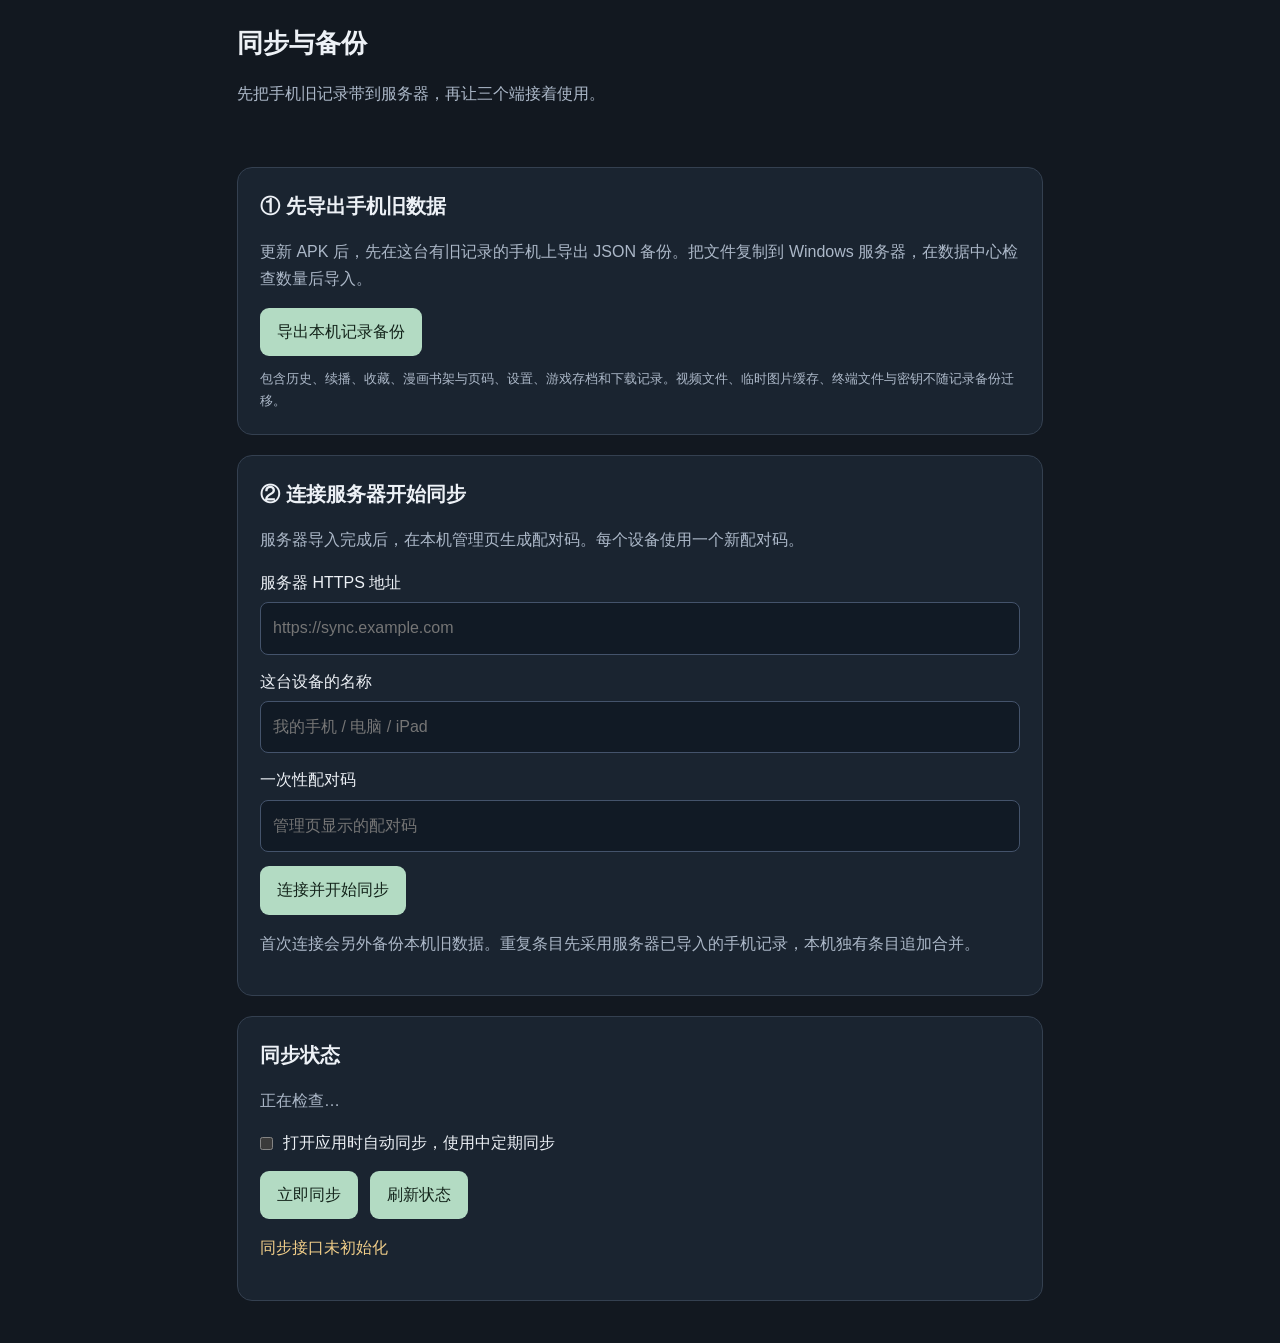
<file: App/Cloud/index.html>
<!doctype html><html lang="zh-CN"><head><meta charset="utf-8"><meta name="viewport" content="width=device-width,initial-scale=1"><meta http-equiv="Content-Security-Policy" content="default-src 'none'; script-src 'self'; style-src 'self'; connect-src 'none'; img-src 'self' data:; base-uri 'none'; form-action 'none'"><title>同步与备份</title><link rel="stylesheet" href="style.css"></head><body><header><h1>同步与备份</h1><p>先把手机旧记录带到服务器，再让三个端接着使用。</p></header><main><section><h2>① 先导出手机旧数据</h2><p>更新 APK 后，先在这台有旧记录的手机上导出 JSON 备份。把文件复制到 Windows 服务器，在数据中心检查数量后导入。</p><button id="export">导出本机记录备份</button><small>包含历史、续播、收藏、漫画书架与页码、设置、游戏存档和下载记录。视频文件、临时图片缓存、终端文件与密钥不随记录备份迁移。</small></section><section><h2>② 连接服务器开始同步</h2><p>服务器导入完成后，在本机管理页生成配对码。每个设备使用一个新配对码。</p><form id="pair"><label>服务器 HTTPS 地址<input id="url" type="url" placeholder="https://sync.example.com" required></label><label>这台设备的名称<input id="name" maxlength="80" placeholder="我的手机 / 电脑 / iPad" required></label><label>一次性配对码<input id="code" autocomplete="off" placeholder="管理页显示的配对码" required></label><button type="submit">连接并开始同步</button></form><p>首次连接会另外备份本机旧数据。重复条目先采用服务器已导入的手机记录，本机独有条目追加合并。</p></section><section><h2>同步状态</h2><p id="status">正在检查…</p><label class="switch"><input id="enabled" type="checkbox">打开应用时自动同步，使用中定期同步</label><div class="actions"><button id="sync">立即同步</button><button id="refresh">刷新状态</button></div><p id="result" role="status"></p><div id="conflicts"></div></section></main><script src="model.js"></script><script src="engine.js"></script><script src="runtime.js"></script><script src="ui.js"></script></body></html>
</file>
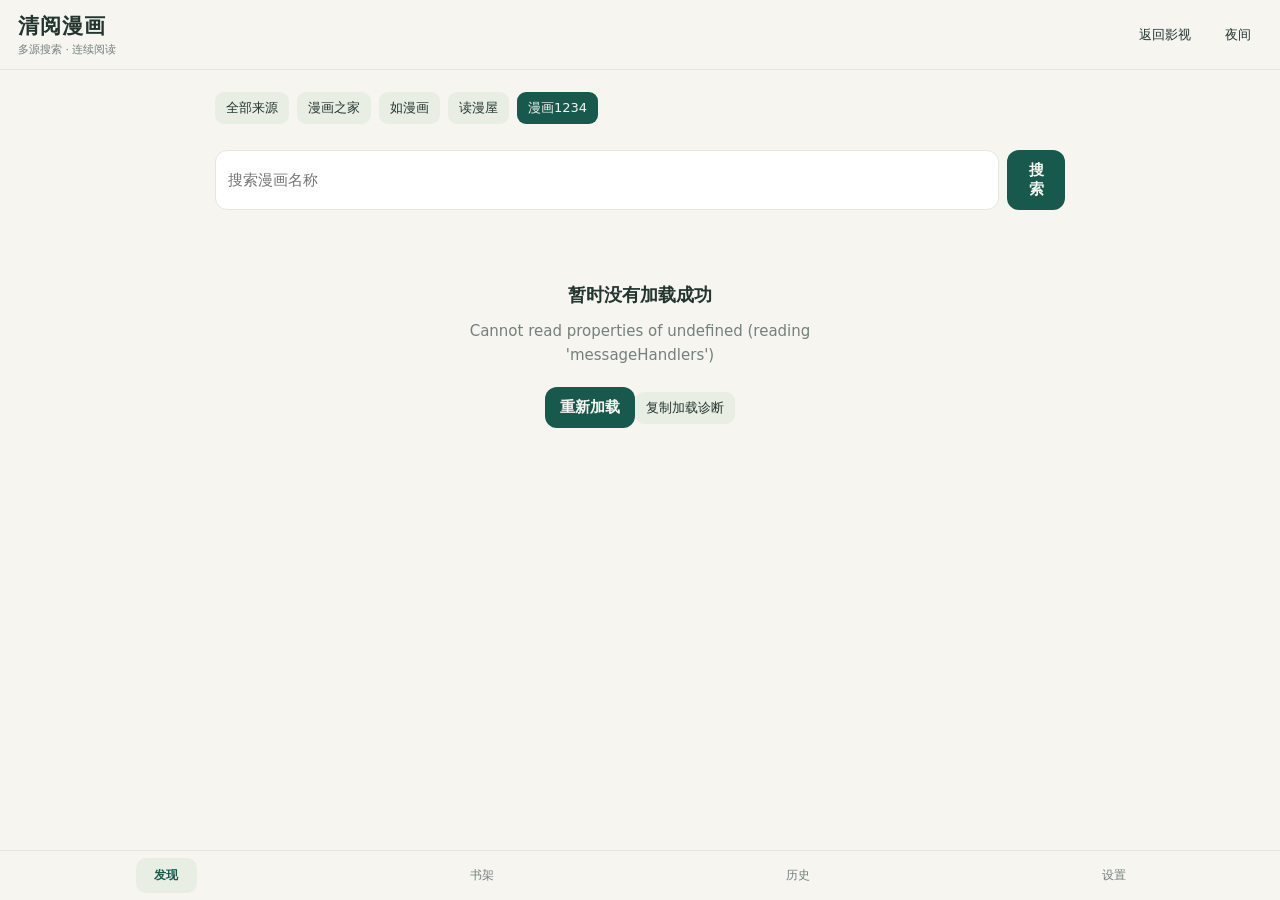
<file: App/Comics/index.html>
<!doctype html><html lang="zh-CN"><head><meta charset="UTF-8"><meta name="viewport" content="width=device-width,initial-scale=1,maximum-scale=3,viewport-fit=cover"><meta http-equiv="Content-Security-Policy" content="default-src 'none'; script-src 'self'; style-src 'self' 'unsafe-inline'; img-src 'self' data: qcomic:; connect-src 'none'; base-uri 'none'; form-action 'none'"><title>清阅1234</title><link rel="stylesheet" href="style.css"><link rel="stylesheet" href="spread.css"></head><body><div id="app"><header id="header"></header><main id="main"></main><nav id="bottom"></nav></div><div id="toast" role="status"></div><script src="spread.js"></script><script src="bridge.js"></script><script src="retry.js"></script><script src="app.js"></script></body></html>
</file>
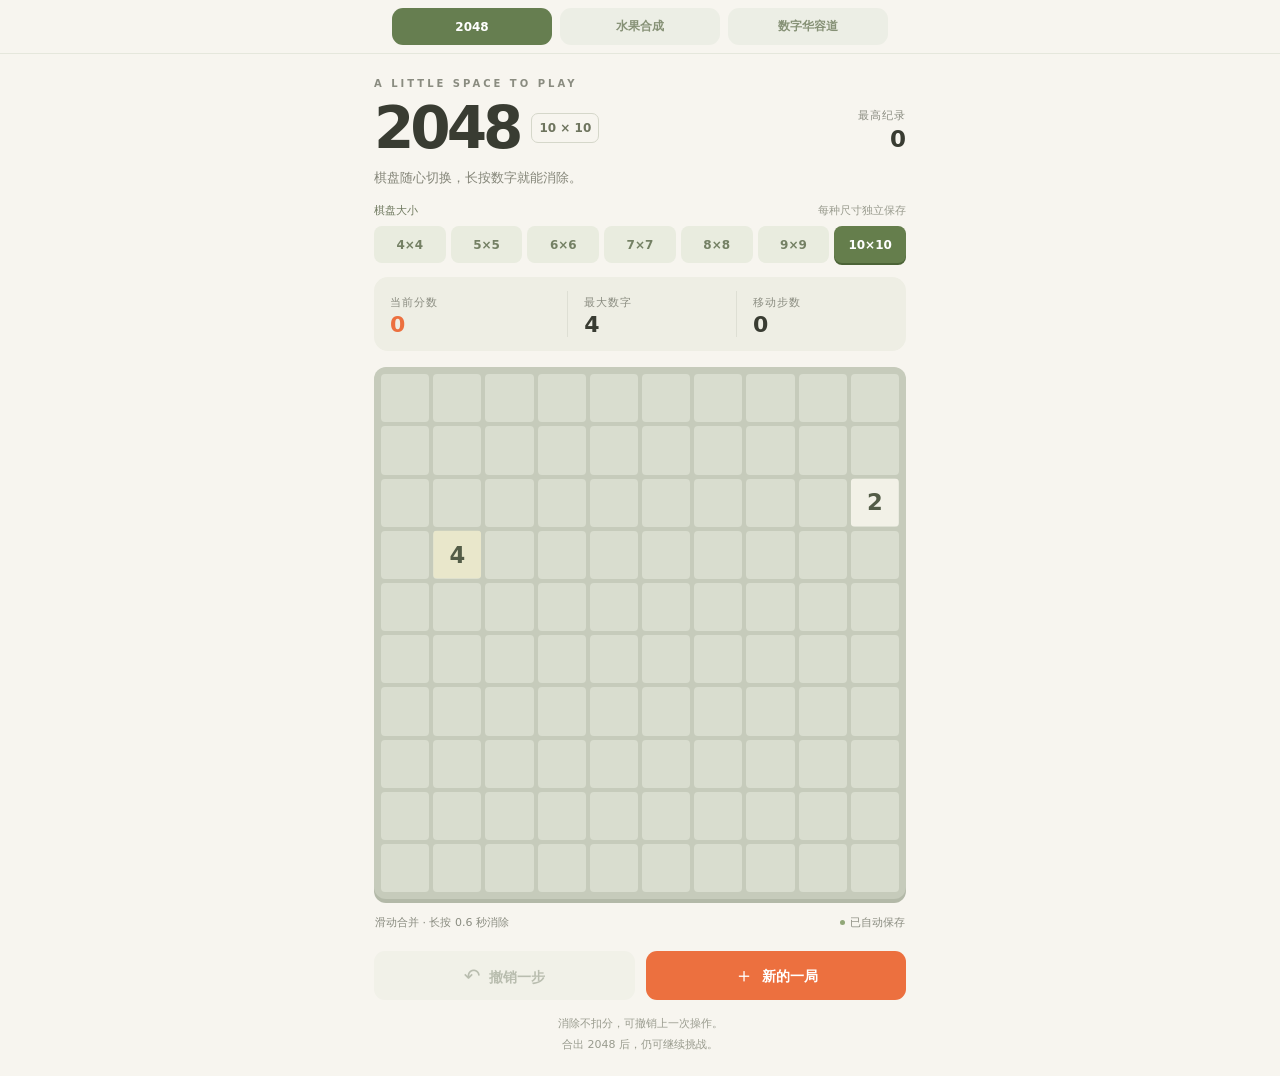
<file: App/Games/index.html>
<!doctype html>
<html lang="zh-CN"><head><meta charset="utf-8"><meta name="viewport" content="width=device-width,initial-scale=1,maximum-scale=1,user-scalable=no"><meta name="theme-color" content="#f7f5ef"><title>2048 · 水果合成 · 数字华容道</title>
<style>
:root{color-scheme:light;--ink:#393c32;--muted:#8a8c80;--orange:#ec703f;--cream:#f7f5ef}*{box-sizing:border-box;-webkit-tap-highlight-color:transparent}body{margin:0;background:var(--cream);color:var(--ink);font-family:system-ui,-apple-system,"Noto Sans",sans-serif;overscroll-behavior:none;user-select:none;-webkit-user-select:none}main{max-width:568px;margin:auto;padding:24px 18px 20px}.eyebrow{font-size:10px;letter-spacing:3px;color:var(--muted);font-weight:700;margin-bottom:10px}header{display:flex;justify-content:space-between;align-items:center}.brand{display:flex;align-items:center;gap:12px}h1{font-size:58px;letter-spacing:-4px;line-height:1;margin:0;font-weight:850}.tag{font-size:12px;border:1px solid #d5d7ca;border-radius:7px;padding:7px;color:#6e745e;font-weight:700}.best{text-align:right}.label{font-size:11px;color:var(--muted);letter-spacing:1px}.best strong{display:block;margin-top:3px;font-size:23px;font-variant-numeric:tabular-nums}.intro{font-size:13px;color:#858679;margin:16px 0 22px}.stats{display:grid;grid-template-columns:1.15fr 1fr 1fr;background:#eeeee4;border-radius:14px;margin-bottom:16px;padding:14px 0}.stat{padding:0 16px;border-right:1px solid #dedfd4}.stat:last-child{border:0}.stat strong{display:block;font-size:22px;margin-top:3px;line-height:1.1;font-variant-numeric:tabular-nums;overflow-wrap:anywhere}.stat:first-child strong{color:var(--orange)}.board-wrap{position:relative}.board{display:grid;grid-template-columns:repeat(10,minmax(0,1fr));gap:4px;background:#c6cbbb;padding:7px;border-radius:12px;touch-action:none;aspect-ratio:1;box-shadow:0 4px 0 #b3b9a8;outline:none}.tile-face{aspect-ratio:1;border-radius:4px;display:flex;align-items:center;justify-content:center;background:#d9ddcf;color:#535c47;font-size:clamp(11px,3.3vw,18px);font-weight:800;line-height:1;min-width:0;font-variant-numeric:tabular-nums}.tile-face[data-value="2"]{background:#f2f1e7}.tile-face[data-value="4"]{background:#e9e7cb}.tile-face[data-value="8"]{background:#e6b478;color:#fffaf0}.tile-face[data-value="16"]{background:#e99759;color:#fffaf0}.tile-face[data-value="32"]{background:#e77c4f;color:#fff}.tile-face[data-value="64"]{background:#d85a3a;color:#fff}.tile-face[data-value="128"]{background:#dab855;color:#fff}.tile-face[data-value="256"]{background:#cca540;color:#fff}.tile-face[data-value="512"]{background:#b99236;color:#fff}.tile-face[data-value="1024"]{background:#92a26a;color:#fff}.tile-face[data-value="2048"]{background:#657e4c;color:#fff}.tile-face.high{background:#354f3d;color:#fff}.tile-face.small{font-size:clamp(9px,2.65vw,15px)}.tile-face.tiny{font-size:clamp(7px,2.1vw,12px)}.tile-face.micro{font-size:clamp(5px,1.4vw,8px)}@keyframes pop{from{transform:scale(.5);opacity:.3}to{transform:scale(1);opacity:1}}@keyframes bump{50%{transform:scale(1.06)}}.under{display:flex;align-items:center;justify-content:space-between;font-size:11px;color:var(--muted);margin:16px 1px 21px}.live{display:flex;align-items:center;gap:5px}.dot{width:5px;height:5px;background:#91a777;border-radius:50%}.actions{display:grid;grid-template-columns:1fr 1fr;gap:11px}button{font:inherit;cursor:pointer;border:0;min-height:49px;border-radius:11px;font-size:14px;font-weight:650;touch-action:manipulation}button:active{transform:translateY(1px)}button:focus-visible{outline:3px solid #8a9f68;outline-offset:3px}.secondary{background:#e9ece0;color:#5e6c50}.primary{background:var(--orange);color:white}.secondary:disabled{opacity:.4;cursor:default}.symbol{font-size:20px;vertical-align:-1px;margin-right:8px;font-weight:400}.footer{text-align:center;font-size:11px;line-height:1.9;color:#999b8e;margin:22px 0 0}.overlay{position:fixed;inset:0;background:#252d2766;display:flex;align-items:center;justify-content:center;z-index:5;padding:28px;backdrop-filter:blur(4px)}.overlay[hidden]{display:none}.dialog{width:100%;max-width:340px;padding:27px;background:var(--cream);border-radius:20px;text-align:center;box-shadow:0 12px 60px #2223}.dialog h2{font-size:25px;margin:3px 0 12px}.dialog p{font-size:14px;line-height:1.7;color:#858679;margin:0 0 23px}.dialog .actions{display:flex;flex-direction:column}.dialog button{width:100%}.toast{position:fixed;bottom:28px;left:50%;transform:translateX(-50%);background:#394432ee;color:#fff;padding:10px 18px;border-radius:24px;font-size:13px;pointer-events:none;opacity:0;transition:opacity .2s;white-space:nowrap}.toast.show{opacity:1}@media(max-height:740px){main{padding-top:14px}.intro{margin:10px 0 14px}.stats{padding:11px 0;margin-bottom:13px}.under{margin:13px 1px 14px}.footer{margin-top:13px}h1{font-size:50px}.eyebrow{margin-bottom:7px}}@media(prefers-reduced-motion:reduce){*,*:before,*:after{animation:none!important;transition:none!important}}

.size-panel{margin:0 0 14px}.size-caption{display:flex;justify-content:space-between;font-size:11px;color:#707a60;margin-bottom:8px}.size-caption span{color:#999b8e}.sizes{display:grid;grid-template-columns:repeat(7,minmax(0,1fr));gap:5px}.size-button{min-height:37px;border-radius:8px;font-size:12px;color:#748064;background:#e9ecdf;font-weight:700}.size-button.selected{background:#657e4c;color:white;box-shadow:0 2px 0 #4b6336}.tile-face{font-size:var(--digit,16px);-webkit-touch-callout:none}.tile-face.small{font-size:var(--small,13px)}.tile-face.tiny{font-size:var(--tiny,10px)}.tile-face.micro{font-size:var(--micro,7px)}.tile-face.pressing{animation:holding .6s linear forwards;outline:2px solid #d15d33;outline-offset:-2px}@keyframes holding{to{transform:scale(.92);opacity:.72}}
.intro{margin:12px 0 16px}.footer{margin-top:14px}.under{gap:8px}.under>span:first-child{white-space:nowrap}
@media(max-height:740px){.eyebrow,.footer{display:none}h1{font-size:44px}main{padding-top:14px}.intro{margin:9px 0 12px}.size-panel{margin-bottom:12px}.stats{padding:10px 0}.under{margin:14px 0}}
@media(max-height:700px){main{padding:10px 12px}.intro,.size-caption{display:none}.size-panel{margin:12px 0}.size-button{min-height:34px}.stats{padding:8px 0;margin-bottom:10px}.stat strong{font-size:20px}.under{margin:12px 0}.actions button{min-height:44px}}

.board{position:relative;isolation:isolate}.cell{aspect-ratio:1;border-radius:4px;background:#d9ddcf;min-width:0}.tile-layer{position:absolute;inset:7px;pointer-events:none;z-index:1}.tile{position:absolute;top:0;left:0;pointer-events:none;backface-visibility:hidden}.tile-face{width:100%;height:100%;backface-visibility:hidden}

[hidden]{display:none!important}.suite-nav{position:sticky;top:0;z-index:4;background:#f7f5eff5;border-bottom:1px solid #e5e7dc;display:flex;justify-content:center;gap:8px;padding:8px 16px}.suite-nav button{min-height:37px;width:160px;font-size:13px;background:#eceee5;color:#869176;border-radius:11px}.suite-nav button.selected{background:#667e50;color:white}.fruit-main{max-width:454px;margin:auto;padding:14px 14px 20px}.fruit-title{display:flex;align-items:center;justify-content:space-between;margin-bottom:12px}.fruit-title h2{font-size:25px;margin:0;letter-spacing:-1px}.fruit-title p{font-size:11px;color:#909481;margin:5px 0 0}.fruit-next{display:flex;align-items:center;gap:2px;color:#818875;font-size:11px}.fruit-next canvas{width:44px;height:44px}.fruit-next strong{display:block;color:#697950;font-size:12px;margin-top:3px}.fruit-stats{display:flex;gap:12px;margin-bottom:12px}.fruit-stat{flex:1;background:#edeedf;border-radius:11px;padding:8px 14px;display:flex;align-items:center;justify-content:space-between;color:#919580;font-size:11px}.fruit-stat b{font-size:22px;color:#dc8551;font-variant-numeric:tabular-nums}.fruit-stat:last-child b{color:#71835a}.fruit-arena{position:relative;border:3px solid #d9caaa;border-radius:17px;overflow:hidden;box-shadow:0 4px 0 #c6b696;background:#fbf5e8}#fruitCanvas{width:100%;height:auto;display:block;touch-action:none;-webkit-touch-callout:none}.fruit-warning{position:absolute;top:100px;left:20px;right:20px;text-align:center;background:#fff6e9e8;padding:13px;border-radius:12px;color:#b26d55;font-size:12px;pointer-events:none}.fruit-warning strong{display:block;margin-bottom:4px}.fruit-under{display:flex;justify-content:space-between;align-items:center;gap:6px;color:#989581;font-size:10px;margin:14px 0}.fruit-actions{display:grid;grid-template-columns:1fr 1fr;gap:10px}.fruit-actions button{min-height:43px;font-size:13px}.fruit-chain{display:flex;gap:6px;overflow:auto;padding:15px 0 6px;white-space:nowrap;font-size:10px;scrollbar-width:none}.fruit-chain span+span:before{content:'›';color:#b7bba9;margin-right:6px}.fruit-note{text-align:center;font-size:10px;line-height:1.7;color:#9a9b89;margin:5px 0 0}.fruit-toast{z-index:10}
@media(max-height:760px){.fruit-main{padding-top:10px}.fruit-title{margin-bottom:9px}.fruit-title h2{font-size:22px}.fruit-stats{margin-bottom:9px}.fruit-stat{padding:6px 12px}.fruit-under{margin:12px 0}.fruit-note{display:none}.fruit-chain{padding-top:10px}}

.suite-nav button{width:auto;flex:1;max-width:160px;font-size:12px}.slide-main{max-width:460px;margin:auto;padding:22px 18px}.slide-heading{display:flex;align-items:center;justify-content:space-between}.slide-heading h2{margin:0;font-size:29px;letter-spacing:-1px}.slide-heading span{font-size:11px;color:#8b957c;letter-spacing:1px}.slide-intro{color:#949782;font-size:12px;margin:10px 0 18px}.slide-sizes{display:flex;gap:9px;margin-bottom:17px}.slide-size{flex:1;background:#e9ecdf;color:#758365;min-height:39px;font-size:13px}.slide-size.selected{background:#71865c;color:white}.slide-stats{display:flex;gap:12px;margin-bottom:16px}.slide-stat{flex:1;background:#edeedf;padding:12px 15px;border-radius:12px;display:flex;align-items:center;justify-content:space-between;font-size:11px;color:#969a87}.slide-stat b{font-size:23px;color:#dc8354;font-variant-numeric:tabular-nums}.slide-stat:last-child b{color:#72825e;font-size:21px}.slide-board{position:relative;aspect-ratio:1;background:#dce2d0;border-radius:16px;box-shadow:0 4px 0 #c5ceba;touch-action:none;-webkit-touch-callout:none;isolation:isolate}.slide-tile{position:absolute;left:10px;top:10px;min-height:0;border:1px solid #e5e2cb;border-radius:10px;background:#f7f2df;color:#7c7358;font-size:var(--slide-font,30px);font-weight:750;box-shadow:0 3px 0 #c8c6ae;backface-visibility:hidden}.slide-tile.in-place{background:#a8bd8c;border-color:#a8bd8c;color:#fcfff5;box-shadow:0 3px 0 #8ea676}.slide-tile:active{filter:brightness(.96)}.slide-under{display:flex;justify-content:space-between;gap:8px;font-size:11px;color:#929c84;margin:17px 0}.slide-actions{display:grid;grid-template-columns:1fr 1fr;gap:10px}.slide-actions button{min-height:44px;font-size:13px}.slide-goal{width:100%;min-height:37px;margin-top:12px;font-size:12px;color:#899779;background:transparent}.slide-win{background:#edf2df;color:#688151;padding:13px;border-radius:11px;font-size:13px;margin-bottom:14px;text-align:center}.slide-target{display:grid;gap:5px;margin:0 auto 20px;max-width:230px}.slide-target span{aspect-ratio:1;display:flex;align-items:center;justify-content:center;background:#dbe6c9;border-radius:5px;color:#61734a;font-weight:bold;font-size:16px}.slide-target span.empty{background:#eeefe4}.slide-tip{text-align:center;color:#9ca18f;font-size:11px;line-height:1.7;margin:8px 0}.slide-toast{z-index:10}
@media(max-height:740px){.slide-main{padding-top:14px}.slide-heading h2{font-size:25px}.slide-intro{margin:8px 0 13px}.slide-sizes{margin-bottom:12px}.slide-stats{margin-bottom:12px}.slide-stat{padding:10px 14px}.slide-under{margin:14px 0}.slide-tip{display:none}}
</style></head><body><nav class="suite-nav" role="tablist" aria-label="选择游戏"><button id="tab2048" role="tab" aria-controls="game2048" aria-selected="true" class="selected">2048</button><button id="tabFruit" role="tab" aria-controls="fruitGame" aria-selected="false">水果合成</button><button id="tabSlide" role="tab" aria-controls="slideGame" aria-selected="false">数字华容道</button></nav><section id="game2048" role="tabpanel" aria-labelledby="tab2048"><main>
<div class="eyebrow">A LITTLE SPACE TO PLAY</div>
<header><div class="brand"><h1>2048</h1><span class="tag" id="sizeTag">10 × 10</span></div><div class="best"><span class="label">最高纪录</span><strong id="best">0</strong></div></header>
<p class="intro">棋盘随心切换，长按数字就能消除。</p>
<section class="size-panel" aria-label="棋盘大小"><div class="size-caption">棋盘大小 <span>每种尺寸独立保存</span></div><div id="sizes" class="sizes"></div></section>
<section class="stats" aria-label="游戏统计"><div class="stat"><span class="label">当前分数</span><strong id="score">0</strong></div><div class="stat"><span class="label">最大数字</span><strong id="max">2</strong></div><div class="stat"><span class="label">移动步数</span><strong id="moves">0</strong></div></section>
<div class="board-wrap"><div class="board" id="board" role="grid" aria-label="10乘10棋盘，滑动或使用方向键移动" tabindex="0"></div></div>
<div class="under"><span>滑动合并 · 长按 0.6 秒消除</span><span class="live"><i class="dot"></i><span id="saveLabel">已自动保存</span></span></div>
<div class="actions"><button id="undo" class="secondary" disabled><span class="symbol">↶</span>撤销一步</button><button id="new" class="primary"><span class="symbol">＋</span>新的一局</button></div>
<p class="footer">消除不扣分，可撤销上一次操作。<br>合出 2048 后，仍可继续挑战。</p>
</main><div class="overlay" id="overlay" hidden><div class="dialog" role="dialog" aria-modal="true" aria-labelledby="dialogTitle"><h2 id="dialogTitle"></h2><p id="dialogText"></p><div class="actions"><button class="primary" id="confirm"></button><button class="secondary" id="cancel"></button></div></div></div><div id="toast" class="toast" role="status"></div>
</section><section id="fruitGame" role="tabpanel" aria-labelledby="tabFruit" hidden>
<div class="fruit-main"><div class="fruit-title"><div><h2>慢慢合个大西瓜</h2><p>相同水果碰撞合成 · 长按 0.6 秒消除</p></div><div class="fruit-next"><canvas id="fruitNext" width="64" height="64" aria-label="下一颗水果"></canvas><div>下一颗<strong id="fruitNextName"></strong></div></div></div>
<div class="fruit-stats"><div class="fruit-stat">本局得分 <b id="fruitScore">0</b></div><div class="fruit-stat">最高纪录 <b id="fruitBest">0</b></div></div>
<div class="fruit-arena"><canvas id="fruitCanvas" width="720" height="960" tabindex="0" aria-label="水果合成容器，拖动瞄准，松手落果，长按水果消除"></canvas><div class="fruit-warning" id="fruitWarning" hidden><strong>装得有点满啦</strong>长按消除一些水果，就能继续玩。</div></div>
<div class="fruit-under"><span id="fruitHint">按住拖动瞄准 · 松手落果</span><span id="fruitSave">已自动保存</span></div>
<div class="fruit-actions"><button id="fruitUndo" class="secondary" disabled>↶ 撤销一步</button><button id="fruitNew" class="primary">＋ 新的一局</button></div>
<div id="fruitChain" class="fruit-chain" aria-label="水果合成顺序"></div><p class="fruit-note">长按水果 0.6 秒即可消除，不扣分、不限次数。<br>超过警戒线并停留过久会暂停，可消除后继续。</p></div>
<div class="overlay" id="fruitDialog" hidden><div class="dialog" role="dialog" aria-modal="true" aria-labelledby="fruitDialogTitle"><h2 id="fruitDialogTitle">重新装一筐水果？</h2><p>本局水果会清空，最高纪录和 2048 进度会保留。</p><div class="actions"><button id="fruitConfirm" class="primary">开始新局</button><button id="fruitCancel" class="secondary">继续当前局</button></div></div></div><div id="fruitToast" class="toast fruit-toast" role="status"></div>
</section>
<section id="slideGame" role="tabpanel" aria-labelledby="tabSlide" hidden><div class="slide-main">
<div class="slide-heading"><h2>数字华容道</h2><span>SLIDE & SOLVE</span></div><p class="slide-intro">把数字排回顺序，右下角留空。</p>
<div id="slideSizes" class="slide-sizes" aria-label="数字华容道大小"></div><div class="slide-stats"><div class="slide-stat">移动步数 <b id="slideMoves">0</b></div><div class="slide-stat">已经归位 <b id="slideCorrect">0/15</b></div></div>
<div id="slideWin" class="slide-win" hidden><strong id="slideWinText"></strong></div><div id="slideBoard" class="slide-board" role="group" tabindex="0" aria-label="数字华容道"></div>
<div class="slide-under"><span>点击或滑动空格旁的数字</span><span id="slideSave">已自动保存</span></div><div class="slide-actions"><button id="slideUndo" class="secondary" disabled>↶ 撤销</button><button id="slideNew" class="primary">重新打乱</button></div><button id="slideGoal" class="slide-goal">看看目标排列 ↗</button><p class="slide-tip">绿色表示已经归位。每局都有解，慢慢来。<br>每种大小独立保存，可以随时停下。</p>
</div><div class="overlay" id="slideDialog" hidden><div class="dialog" role="dialog" aria-modal="true" aria-labelledby="slideDialogTitle"><h2 id="slideDialogTitle"></h2><p id="slideDialogText"></p><div id="slideTarget" class="slide-target" hidden></div><div class="actions"><button id="slideDialogConfirm" class="primary"></button><button id="slideDialogCancel" class="secondary">继续当前局</button></div></div></div><div id="slideToast" class="toast slide-toast" role="status"></div></section>
<script>(function(root){
  'use strict';
  const N=10;
  const validSize=n=>Number.isInteger(n)&&n>=4&&n<=10;
  const copy = b => b.slice();
  function valid(b,n=N){return validSize(n)&&Array.isArray(b)&&b.length===n*n&&b.every(v=>Number.isSafeInteger(v)&&v>=0&&(v===0||(v>=2&&Number.isInteger(Math.log2(v)))));}
  function line(b,ids){
    const sources=ids.filter(i=>b[i]),out=[],movements=[],merged=[];let gain=0;
    for(let i=0;i<sources.length;i++){
      const from=sources[i],value=b[from],to=ids[out.length];
      movements.push({from,to,value});
      if(i+1<sources.length&&value===b[sources[i+1]]&&value<Math.pow(2,52)){
        movements.push({from:sources[++i],to,value});out.push(value*2);gain+=value*2;merged.push(to);
      }else out.push(value);
    }
    while(out.length<ids.length)out.push(0);
    return {out,gain,movements,merged};
  }
  function slide(board,dir,n=Math.sqrt(board.length)){
    if(!valid(board,n))throw Error('Invalid board');
    if(!['left','right','up','down'].includes(dir))throw Error('Invalid direction');
    const b=copy(board);let gain=0;const merged=[],movements=[];
    for(let a=0;a<n;a++){
      const ids=Array.from({length:n},(_,k)=>dir==='left'?a*n+k:dir==='right'?a*n+n-1-k:dir==='up'?k*n+a:(n-1-k)*n+a);
      const r=line(board,ids);gain+=r.gain;movements.push(...r.movements);merged.push(...r.merged);
      ids.forEach((id,k)=>{b[id]=r.out[k];});
    }
    return {board:b,gain,changed:b.some((v,i)=>v!==board[i]),merged,movements};
  }
  function spawn(b,rng){
    const empty=[];b.forEach((v,i)=>{if(!v)empty.push(i);});
    if(!empty.length)return -1;
    const at=empty[Math.floor(rng()*empty.length)];b[at]=rng()<0.9?2:4;return at;
  }
  function over(b,n=Math.sqrt(b.length)){
    if(b.includes(0))return false;
    for(let r=0;r<n;r++)for(let c=0;c<n;c++){
      let i=r*n+c;
      if(b[i]<Math.pow(2,52)&&((c<n-1&&b[i]===b[i+1])||(r<n-1&&b[i]===b[i+n])))return false;
    }
    return true;
  }
  class Game{
    constructor(size=N,rng=Math.random){if(typeof size==='function'){rng=size;size=N;}if(!validSize(size))throw Error('Invalid size');this.size=size;this.rng=rng;this.reset();}
    reset(){this.board=Array(this.size*this.size).fill(0);this.score=0;this.moves=0;this.won=false;this.previous=null;spawn(this.board,this.rng);spawn(this.board,this.rng);}
    snapshot(){return {board:copy(this.board),score:this.score,moves:this.moves,won:this.won};}
    move(dir){
      const r=slide(this.board,dir);
      if(!r.changed)return {changed:false,over:over(this.board)};
      this.previous=this.snapshot();this.board=r.board;this.score+=r.gain;this.moves++;
      const fresh=spawn(this.board,this.rng),win=!this.won&&Math.max(...this.board)>=2048;
      if(win)this.won=true;
      return {changed:true,gain:r.gain,fresh,merged:r.merged,movements:r.movements,win,over:over(this.board)};
    }
    undo(){if(!this.previous)return false;Object.assign(this,this.previous);this.board=copy(this.board);this.previous=null;return true;}
    erase(index){
      if(!Number.isInteger(index)||index<0||index>=this.board.length||!this.board[index])return false;
      this.previous=this.snapshot();this.board=copy(this.board);this.board[index]=0;
      // Keep an all-empty board playable after deleting its final tile.
      if(!this.board.some(Boolean)){const at=spawn(this.board,this.rng);this.board[at]=2;}
      return true;
    }
    export(){return {...this.snapshot(),version:2,size:this.size,previous:this.previous};}
    restore(s){
      if(!s)return false;
      const n=s.version===1?10:s.size;
      const ok=x=>x&&valid(x.board,n)&&Number.isSafeInteger(x.score)&&x.score>=0&&Number.isSafeInteger(x.moves)&&x.moves>=0&&typeof x.won==='boolean';
      if(![1,2].includes(s.version)||n!==this.size||!ok(s))return false;
      Object.assign(this,{board:copy(s.board),score:s.score,moves:s.moves,won:s.won,previous:ok(s.previous)?{...s.previous,board:copy(s.previous.board)}:null});return true;
    }
  }
  class Book{
    constructor(data,rng=Math.random){
      this.rng=rng;this.activeSize=10;this.games={};this.best={};
      if(data&&data.version===2&&data.games){
        for(let n=4;n<=10;n++){
          const g=new Game(n,rng);
          if(g.restore(data.games[n])){this.games[n]=g;this.best[n]=Math.max(g.score,this.cleanBest(data.best&&data.best[n]));}
        }
        if(validSize(data.activeSize))this.activeSize=data.activeSize;
      }else if(data&&data.game){
        const g=new Game(10,rng);
        if(g.restore(data.game)){this.games[10]=g;this.best[10]=Math.max(g.score,this.cleanBest(data.best));}
      }
      this.select(this.activeSize);
    }
    cleanBest(v){return Number.isSafeInteger(v)&&v>=0?v:0;}
    get game(){return this.games[this.activeSize];}
    select(n){if(!validSize(n))return false;this.activeSize=n;if(!this.games[n]){this.games[n]=new Game(n,this.rng);this.best[n]=0;}return true;}
    record(){this.best[this.activeSize]=Math.max(this.best[this.activeSize]||0,this.game.score);}
    export(){this.record();const games={};for(const n of Object.keys(this.games))games[n]=this.games[n].export();return {version:2,activeSize:this.activeSize,games,best:{...this.best}};}
  }
  const api={Game,Book,slide,over,valid,validSize,N};
  if(typeof module!=='undefined'&&module.exports)module.exports=api;
  else root.Engine=api;
})(typeof window!=='undefined'?window:globalThis);
</script>
<script>(function(root){
  'use strict';
  class TileMotion{
    constructor(board){this.board=board;this.layer=null;this.tiles=new Map();this.animations=new Set();this.timer=null;this.epoch=0;this.size=10;this.cell=0;}
    enabled(){return typeof this.board.animate==='function'&&!(root.matchMedia&&root.matchMedia('(prefers-reduced-motion: reduce)').matches);}
    clearAnimations(){
      this.epoch++;clearTimeout(this.timer);this.timer=null;
      for(const a of this.animations){a.onfinish=null;a.oncancel=null;a.cancel();}
      this.animations.clear();
    }
    mount(size){
      this.clearAnimations();this.size=size;this.tiles.clear();
      if(this.layer)this.layer.remove();
      this.layer=document.createElement('div');this.layer.className='tile-layer';this.layer.setAttribute('aria-hidden','true');this.board.appendChild(this.layer);this.resize();
    }
    resize(){
      const width=this.board.getBoundingClientRect().width||Math.min(root.innerWidth-36,532);
      this.cell=(width-14-4*(this.size-1))/this.size;
      for(const [index,t]of this.tiles)this.place(t,index);
    }
    position(i){const step=this.cell+4;return `translate3d(${(i%this.size)*step}px,${Math.floor(i/this.size)*step}px,0)`;}
    place(t,i){t.node.style.width=this.cell+'px';t.node.style.height=this.cell+'px';t.node.style.transform=this.position(i);t.node.dataset.index=i;}
    face(t,value){
      if(t.value===value)return;
      t.value=value;const text=String(value);t.face.textContent=text;t.face.dataset.value=text;
      t.face.className='tile-face'+(value>2048?' high':'')+(text.length>8?' micro':text.length>5?' tiny':text.length>3?' small':'');
    }
    create(index,value){
      const node=document.createElement('div'),face=document.createElement('div'),t={node,face,value:null};
      node.className='tile';node.appendChild(face);this.face(t,value);this.place(t,index);this.layer.appendChild(node);return t;
    }
    sync(board){
      for(const [i,t]of this.tiles){if(!board[i]){t.node.remove();this.tiles.delete(i);}}
      board.forEach((v,i)=>{if(!v)return;let t=this.tiles.get(i);if(!t){t=this.create(i,v);this.tiles.set(i,t);}else{this.face(t,v);this.place(t,i);}});
    }
    reset(board){this.clearAnimations();if(this.layer)this.layer.innerHTML='';this.tiles.clear();this.sync(board);}
    animate(node,frames,duration,easing){
      if(!this.enabled())return null;
      const a=node.animate(frames,{duration,easing:easing||'cubic-bezier(.18,.8,.25,1)',fill:'none'});
      this.animations.add(a);a.onfinish=()=>{this.animations.delete(a);a.cancel();};return a;
    }
    pulse(t,kind){
      if(!t)return;
      const frames=kind==='merge'?[{transform:'scale(1)'},{transform:'scale(1.13)',offset:.42},{transform:'scale(1)'}]:[{transform:'scale(.62)',opacity:0},{transform:'scale(1.035)',opacity:1,offset:.72},{transform:'scale(1)',opacity:1}];
      this.animate(t.face,frames,kind==='merge'?145:155);
    }
    press(index,on){const t=this.tiles.get(index);if(t)t.face.classList.toggle('pressing',on);}
    slide(result,before,after,done,fast){
      this.clearAnimations();this.sync(before);const epoch=this.epoch;
      if(!this.enabled()){this.sync(after);done();return;}
      const duration=fast?105:155,next=new Map(),discard=[],travel=[];
      for(const m of result.movements){
        const t=this.tiles.get(m.from);
        if(!t)continue;
        if(next.has(m.to))discard.push(t);else next.set(m.to,t);
        if(m.from!==m.to){
          const start=this.position(m.from),end=this.position(m.to);
          const a=this.animate(t.node,[{transform:start},{transform:end}],duration,'cubic-bezier(.2,.72,.22,1)');
          this.place(t,m.to);if(a)travel.push(a);
        }
      }
      let completed=false;
      const finish=()=>{
        if(completed||epoch!==this.epoch)return;completed=true;
        clearTimeout(this.timer);this.timer=null;
        for(const a of travel){a.onfinish=null;this.animations.delete(a);a.cancel();}
        for(const t of discard)t.node.remove();
        this.tiles=next;this.sync(after);
        for(const i of result.merged)this.pulse(this.tiles.get(i),'merge');
        this.pulse(this.tiles.get(result.fresh),'spawn');done();
      };
      let remaining=travel.length;
      for(const a of travel)a.onfinish=()=>{this.animations.delete(a);if(--remaining===0)finish();};
      if(!remaining)finish();else this.timer=setTimeout(finish,duration+90);
    }
    erase(index,after,done){
      this.clearAnimations();const epoch=this.epoch,t=this.tiles.get(index);
      if(!t||!this.enabled()){this.sync(after);done();return;}
      const a=this.animate(t.face,[{transform:'scale(1)',opacity:1},{transform:'scale(.45)',opacity:0}],125);
      let completed=false;
      const finish=()=>{
        if(completed||epoch!==this.epoch)return;completed=true;clearTimeout(this.timer);this.timer=null;
        a.onfinish=null;this.animations.delete(a);a.cancel();t.node.remove();this.tiles.delete(index);
        const existing=new Set(this.tiles.keys());this.sync(after);
        for(const [i,tile]of this.tiles)if(!existing.has(i))this.pulse(tile,'spawn');done();
      };
      a.onfinish=finish;this.timer=setTimeout(finish,215);
    }
  }
  root.TileMotion=TileMotion;
})(window);
</script>
<script>'use strict';
const key='miao2048-10-v1',$=id=>document.getElementById(id);
function readSave(){try{return JSON.parse(window.NativeStore?NativeStore.read():localStorage.getItem(key));}catch(e){return null;}}
const book=new Engine.Book(readSave());let game=book.game,cells=[],dialogKind='',toastTimer,lastFocus;
const motion=new TileMotion($('board'));let animating=false;const moveQueue=[];
function persist(){try{const data=JSON.stringify(book.export());if(window.NativeStore){if(!NativeStore.write(data))throw Error('Save failed');}else localStorage.setItem(key,data);$('saveLabel').textContent='已自动保存';}catch(e){$('saveLabel').textContent='保存失败';}}
function buildBoard(){
  $('board').innerHTML='';cells=[];
  $('board').style.gridTemplateColumns=`repeat(${game.size},minmax(0,1fr))`;
  $('board').setAttribute('aria-label',`${game.size}乘${game.size}棋盘，滑动合并，长按消除`);
  $('board').setAttribute('aria-rowcount',game.size);$('board').setAttribute('aria-colcount',game.size);
  $('sizeTag').textContent=`${game.size} × ${game.size}`;
  document.querySelectorAll('[data-size]').forEach(el=>{const selected=Number(el.dataset.size)===game.size;el.classList.toggle('selected',selected);el.setAttribute('aria-pressed',String(selected));});
  for(let i=0;i<game.size*game.size;i++){const el=document.createElement('div');el.className='cell';el.dataset.index=i;el.setAttribute('role','gridcell');$('board').appendChild(el);cells.push(el);}
  motion.mount(game.size);
  resizeNumbers();
}
function resizeNumbers(){
  const available=$('board').getBoundingClientRect().width||Math.min(window.innerWidth-36,532),cell=(available-14-4*(game.size-1))/game.size;
  $('board').style.setProperty('--digit',Math.min(42,cell*.47)+'px');
  $('board').style.setProperty('--small',Math.min(28,cell*.32)+'px');
  $('board').style.setProperty('--tiny',Math.min(20,cell*.24)+'px');
  $('board').style.setProperty('--micro',Math.min(13,cell*.16)+'px');
}
function render(){
  cells.forEach((el,i)=>{const s=game.board[i]?String(game.board[i]):'';
    if(el.dataset.value!==s){el.dataset.value=s;el.setAttribute('aria-label',`第${Math.floor(i/game.size)+1}行第${i%game.size+1}列：${s||'空'}`);}
  });
  if(!animating)motion.sync(game.board);
  $('score').textContent=game.score;$('max').textContent=Math.max(...game.board);$('moves').textContent=game.moves;$('best').textContent=book.best[game.size]||0;$('undo').disabled=!game.previous;
}
function toast(s){$('toast').textContent=s;$('toast').classList.add('show');clearTimeout(toastTimer);toastTimer=setTimeout(()=>$('toast').classList.remove('show'),1700);}
function closeDialog(){dialogKind='';$('overlay').hidden=true;if(lastFocus&&lastFocus.isConnected)lastFocus.focus();}
function showDialog(kind){
  stopGesture();if(kind==='new')interruptMotion();dialogKind=kind;lastFocus=document.activeElement;
  const t=kind==='new'?['开始新的一局？',`只重置 ${game.size}×${game.size} 棋盘，其他尺寸进度和最高纪录会保留。`,'开始新局','继续当前局']:kind==='win'?['合出 2048 了！','这只是一个开始，继续向 4096 和更大数字前进。','继续挑战','看看棋盘']:['棋盘满了','可以回到棋盘，长按消除一个数字后继续，也可以撤销或重新开始。','回去消除方块','再来一局'];
  ['dialogTitle','dialogText','confirm','cancel'].forEach((id,i)=>$(id).textContent=t[i]);$('overlay').hidden=false;$('confirm').focus();
}
function interruptMotion(){moveQueue.length=0;animating=false;motion.reset(game.board);}
function drainMoves(){if(!animating&&!dialogKind&&moveQueue.length)runMove(moveQueue.shift(),true);}
function move(dir){
  if(dialogKind)return;
  if(animating){if(moveQueue.length<2)moveQueue.push(dir);else moveQueue[1]=dir;return;}
  runMove(dir,false);
}
function runMove(dir,fast){
  clearPress();const before=game.board.slice(),r=game.move(dir);
  if(!r.changed){if(r.over){moveQueue.length=0;showDialog('over');}else drainMoves();return;}
  book.record();animating=true;render();
  motion.slide(r,before,game.board.slice(),()=>{
    animating=false;render();
    if(r.win||r.over){moveQueue.length=0;showDialog(r.win?'win':'over');}else drainMoves();
  },fast);
  persist();
}
function erase(index){
  if(dialogKind||animating)return;
  if(game.erase(index)){
    animating=true;render();motion.erase(index,game.board.slice(),()=>{animating=false;render();drainMoves();});
    persist();toast('已消除 · 可以撤销');
  }
}
function undo(){stopGesture();interruptMotion();if(game.undo()){persist();render();toast('已撤销一步');}}
function selectSize(size){stopGesture();if(dialogKind||size===game.size)return;interruptMotion();persist();if(book.select(size)){game=book.game;buildBoard();persist();render();toast(`已切换到 ${size}×${size}`);}}
for(let n=4;n<=10;n++){const button=document.createElement('button');button.className='size-button';button.textContent=`${n}×${n}`;button.dataset.size=n;button.setAttribute('aria-label',`切换到${n}乘${n}棋盘`);button.onclick=()=>selectSize(n);$('sizes').appendChild(button);}
$('undo').onclick=undo;$('new').onclick=()=>showDialog('new');
function newGame(){interruptMotion();game.reset();persist();render();}
$('confirm').onclick=()=>{const k=dialogKind;closeDialog();if(k==='new')newGame();};
$('cancel').onclick=()=>{const k=dialogKind;closeDialog();if(k==='over')newGame();};

// A long press consumes the gesture; moving 10px cancels deletion.
// Multi-touch, backgrounding, cancellation and switching invalidate the timer.
let gesture=null,pressTimer=null,pressCell=null;const pointers=new Set();
function clearPress(){clearTimeout(pressTimer);pressTimer=null;if(pressCell)motion.press(Number(pressCell.dataset.index),false);pressCell=null;}
function stopGesture(){clearPress();gesture=null;}
$('board').addEventListener('contextmenu',e=>e.preventDefault());
$('board').addEventListener('pointerdown',e=>{
  if(e.pointerType==='mouse'&&e.button!==0)return;
  pointers.add(e.pointerId);if(pointers.size!==1||dialogKind){stopGesture();return;}
  const cell=e.target.closest('.cell'),index=cell?Number(cell.dataset.index):-1;
  gesture={id:e.pointerId,x:e.clientX,y:e.clientY,consumed:false};
  if($('board').setPointerCapture){try{$('board').setPointerCapture(e.pointerId);}catch(err){}}
  if(index>=0&&game.board[index]&&!animating){
    pressCell=cell;motion.press(index,true);const current=gesture,currentGame=game;
    pressTimer=setTimeout(()=>{if(gesture!==current||game!==currentGame||dialogKind)return;current.consumed=true;clearPress();erase(index);},600);
  }
});
window.addEventListener('pointermove',e=>{
  if(!gesture||e.pointerId!==gesture.id)return;
  const dx=e.clientX-gesture.x,dy=e.clientY-gesture.y;
  if(Math.hypot(dx,dy)>10)clearPress();
  if(!gesture.consumed&&Math.max(Math.abs(dx),Math.abs(dy))>=18){
    gesture.consumed=true;move(Math.abs(dx)>Math.abs(dy)?(dx>0?'right':'left'):(dy>0?'down':'up'));
  }
});
window.addEventListener('pointerup',e=>{
  pointers.delete(e.pointerId);if(!gesture||e.pointerId!==gesture.id)return;
  const g=gesture,dx=e.clientX-g.x,dy=e.clientY-g.y;stopGesture();
  if(!g.consumed&&Math.max(Math.abs(dx),Math.abs(dy))>=16)move(Math.abs(dx)>Math.abs(dy)?(dx>0?'right':'left'):(dy>0?'down':'up'));
});
window.addEventListener('pointercancel',e=>{pointers.delete(e.pointerId);stopGesture();});
$('board').addEventListener('lostpointercapture',e=>{pointers.delete(e.pointerId);if(gesture&&gesture.id===e.pointerId)stopGesture();});
window.addEventListener('blur',()=>{stopGesture();pointers.clear();interruptMotion();render();});
window.addEventListener('resize',()=>{stopGesture();interruptMotion();resizeNumbers();motion.resize();render();});
document.addEventListener('keydown',e=>{
  if(document.getElementById('game2048')&&document.getElementById('game2048').hidden)return;
  if(dialogKind){if(e.key==='Escape'){e.preventDefault();closeDialog();}if(e.key==='Tab'){e.preventDefault();(document.activeElement===$('confirm')?$('cancel'):$('confirm')).focus();}return;}
  const dir={ArrowLeft:'left',ArrowRight:'right',ArrowUp:'up',ArrowDown:'down',a:'left',d:'right',w:'up',s:'down'}[e.key];if(dir){e.preventDefault();stopGesture();move(dir);}
});
window.handleBack=()=>{stopGesture();interruptMotion();render();if(dialogKind){closeDialog();return true;}return false;};
document.addEventListener('visibilitychange',()=>{if(document.hidden){stopGesture();pointers.clear();interruptMotion();render();persist();}});window.addEventListener('pagehide',()=>{stopGesture();interruptMotion();persist();});
buildBoard();render();persist();
</script>
<script>/*!
 * matter-js 0.20.0 by @liabru
 * http://brm.io/matter-js/
 * License MIT
 */
!function(e,t){"object"==typeof exports&&"object"==typeof module?module.exports=t():"function"==typeof define&&define.amd?define("Matter",[],t):"object"==typeof exports?exports.Matter=t():e.Matter=t()}(this,(function(){return function(e){var t={};function n(o){if(t[o])return t[o].exports;var i=t[o]={i:o,l:!1,exports:{}};return e[o].call(i.exports,i,i.exports,n),i.l=!0,i.exports}return n.m=e,n.c=t,n.d=function(e,t,o){n.o(e,t)||Object.defineProperty(e,t,{enumerable:!0,get:o})},n.r=function(e){"undefined"!=typeof Symbol&&Symbol.toStringTag&&Object.defineProperty(e,Symbol.toStringTag,{value:"Module"}),Object.defineProperty(e,"__esModule",{value:!0})},n.t=function(e,t){if(1&t&&(e=n(e)),8&t)return e;if(4&t&&"object"==typeof e&&e&&e.__esModule)return e;var o=Object.create(null);if(n.r(o),Object.defineProperty(o,"default",{enumerable:!0,value:e}),2&t&&"string"!=typeof e)for(var i in e)n.d(o,i,function(t){return e[t]}.bind(null,i));return o},n.n=function(e){var t=e&&e.__esModule?function(){return e.default}:function(){return e};return n.d(t,"a",t),t},n.o=function(e,t){return Object.prototype.hasOwnProperty.call(e,t)},n.p="",n(n.s=20)}([function(e,t){var n={};e.exports=n,function(){n._baseDelta=1e3/60,n._nextId=0,n._seed=0,n._nowStartTime=+new Date,n._warnedOnce={},n._decomp=null,n.extend=function(e,t){var o,i;"boolean"==typeof t?(o=2,i=t):(o=1,i=!0);for(var r=o;r<arguments.length;r++){var a=arguments[r];if(a)for(var s in a)i&&a[s]&&a[s].constructor===Object?e[s]&&e[s].constructor!==Object?e[s]=a[s]:(e[s]=e[s]||{},n.extend(e[s],i,a[s])):e[s]=a[s]}return e},n.clone=function(e,t){return n.extend({},t,e)},n.keys=function(e){if(Object.keys)return Object.keys(e);var t=[];for(var n in e)t.push(n);return t},n.values=function(e){var t=[];if(Object.keys){for(var n=Object.keys(e),o=0;o<n.length;o++)t.push(e[n[o]]);return t}for(var i in e)t.push(e[i]);return t},n.get=function(e,t,n,o){t=t.split(".").slice(n,o);for(var i=0;i<t.length;i+=1)e=e[t[i]];return e},n.set=function(e,t,o,i,r){var a=t.split(".").slice(i,r);return n.get(e,t,0,-1)[a[a.length-1]]=o,o},n.shuffle=function(e){for(var t=e.length-1;t>0;t--){var o=Math.floor(n.random()*(t+1)),i=e[t];e[t]=e[o],e[o]=i}return e},n.choose=function(e){return e[Math.floor(n.random()*e.length)]},n.isElement=function(e){return"undefined"!=typeof HTMLElement?e instanceof HTMLElement:!!(e&&e.nodeType&&e.nodeName)},n.isArray=function(e){return"[object Array]"===Object.prototype.toString.call(e)},n.isFunction=function(e){return"function"==typeof e},n.isPlainObject=function(e){return"object"==typeof e&&e.constructor===Object},n.isString=function(e){return"[object String]"===toString.call(e)},n.clamp=function(e,t,n){return e<t?t:e>n?n:e},n.sign=function(e){return e<0?-1:1},n.now=function(){if("undefined"!=typeof window&&window.performance){if(window.performance.now)return window.performance.now();if(window.performance.webkitNow)return window.performance.webkitNow()}return Date.now?Date.now():new Date-n._nowStartTime},n.random=function(t,n){return n=void 0!==n?n:1,(t=void 0!==t?t:0)+e()*(n-t)};var e=function(){return n._seed=(9301*n._seed+49297)%233280,n._seed/233280};n.colorToNumber=function(e){return 3==(e=e.replace("#","")).length&&(e=e.charAt(0)+e.charAt(0)+e.charAt(1)+e.charAt(1)+e.charAt(2)+e.charAt(2)),parseInt(e,16)},n.logLevel=1,n.log=function(){console&&n.logLevel>0&&n.logLevel<=3&&console.log.apply(console,["matter-js:"].concat(Array.prototype.slice.call(arguments)))},n.info=function(){console&&n.logLevel>0&&n.logLevel<=2&&console.info.apply(console,["matter-js:"].concat(Array.prototype.slice.call(arguments)))},n.warn=function(){console&&n.logLevel>0&&n.logLevel<=3&&console.warn.apply(console,["matter-js:"].concat(Array.prototype.slice.call(arguments)))},n.warnOnce=function(){var e=Array.prototype.slice.call(arguments).join(" ");n._warnedOnce[e]||(n.warn(e),n._warnedOnce[e]=!0)},n.deprecated=function(e,t,o){e[t]=n.chain((function(){n.warnOnce("🔅 deprecated 🔅",o)}),e[t])},n.nextId=function(){return n._nextId++},n.indexOf=function(e,t){if(e.indexOf)return e.indexOf(t);for(var n=0;n<e.length;n++)if(e[n]===t)return n;return-1},n.map=function(e,t){if(e.map)return e.map(t);for(var n=[],o=0;o<e.length;o+=1)n.push(t(e[o]));return n},n.topologicalSort=function(e){var t=[],o=[],i=[];for(var r in e)o[r]||i[r]||n._topologicalSort(r,o,i,e,t);return t},n._topologicalSort=function(e,t,o,i,r){var a=i[e]||[];o[e]=!0;for(var s=0;s<a.length;s+=1){var l=a[s];o[l]||(t[l]||n._topologicalSort(l,t,o,i,r))}o[e]=!1,t[e]=!0,r.push(e)},n.chain=function(){for(var e=[],t=0;t<arguments.length;t+=1){var n=arguments[t];n._chained?e.push.apply(e,n._chained):e.push(n)}var o=function(){for(var t,n=new Array(arguments.length),o=0,i=arguments.length;o<i;o++)n[o]=arguments[o];for(o=0;o<e.length;o+=1){var r=e[o].apply(t,n);void 0!==r&&(t=r)}return t};return o._chained=e,o},n.chainPathBefore=function(e,t,o){return n.set(e,t,n.chain(o,n.get(e,t)))},n.chainPathAfter=function(e,t,o){return n.set(e,t,n.chain(n.get(e,t),o))},n.setDecomp=function(e){n._decomp=e},n.getDecomp=function(){var e=n._decomp;try{e||"undefined"==typeof window||(e=window.decomp),e||"undefined"==typeof global||(e=global.decomp)}catch(t){e=null}return e}}()},function(e,t){var n={};e.exports=n,n.create=function(e){var t={min:{x:0,y:0},max:{x:0,y:0}};return e&&n.update(t,e),t},n.update=function(e,t,n){e.min.x=1/0,e.max.x=-1/0,e.min.y=1/0,e.max.y=-1/0;for(var o=0;o<t.length;o++){var i=t[o];i.x>e.max.x&&(e.max.x=i.x),i.x<e.min.x&&(e.min.x=i.x),i.y>e.max.y&&(e.max.y=i.y),i.y<e.min.y&&(e.min.y=i.y)}n&&(n.x>0?e.max.x+=n.x:e.min.x+=n.x,n.y>0?e.max.y+=n.y:e.min.y+=n.y)},n.contains=function(e,t){return t.x>=e.min.x&&t.x<=e.max.x&&t.y>=e.min.y&&t.y<=e.max.y},n.overlaps=function(e,t){return e.min.x<=t.max.x&&e.max.x>=t.min.x&&e.max.y>=t.min.y&&e.min.y<=t.max.y},n.translate=function(e,t){e.min.x+=t.x,e.max.x+=t.x,e.min.y+=t.y,e.max.y+=t.y},n.shift=function(e,t){var n=e.max.x-e.min.x,o=e.max.y-e.min.y;e.min.x=t.x,e.max.x=t.x+n,e.min.y=t.y,e.max.y=t.y+o}},function(e,t){var n={};e.exports=n,n.create=function(e,t){return{x:e||0,y:t||0}},n.clone=function(e){return{x:e.x,y:e.y}},n.magnitude=function(e){return Math.sqrt(e.x*e.x+e.y*e.y)},n.magnitudeSquared=function(e){return e.x*e.x+e.y*e.y},n.rotate=function(e,t,n){var o=Math.cos(t),i=Math.sin(t);n||(n={});var r=e.x*o-e.y*i;return n.y=e.x*i+e.y*o,n.x=r,n},n.rotateAbout=function(e,t,n,o){var i=Math.cos(t),r=Math.sin(t);o||(o={});var a=n.x+((e.x-n.x)*i-(e.y-n.y)*r);return o.y=n.y+((e.x-n.x)*r+(e.y-n.y)*i),o.x=a,o},n.normalise=function(e){var t=n.magnitude(e);return 0===t?{x:0,y:0}:{x:e.x/t,y:e.y/t}},n.dot=function(e,t){return e.x*t.x+e.y*t.y},n.cross=function(e,t){return e.x*t.y-e.y*t.x},n.cross3=function(e,t,n){return(t.x-e.x)*(n.y-e.y)-(t.y-e.y)*(n.x-e.x)},n.add=function(e,t,n){return n||(n={}),n.x=e.x+t.x,n.y=e.y+t.y,n},n.sub=function(e,t,n){return n||(n={}),n.x=e.x-t.x,n.y=e.y-t.y,n},n.mult=function(e,t){return{x:e.x*t,y:e.y*t}},n.div=function(e,t){return{x:e.x/t,y:e.y/t}},n.perp=function(e,t){return{x:(t=!0===t?-1:1)*-e.y,y:t*e.x}},n.neg=function(e){return{x:-e.x,y:-e.y}},n.angle=function(e,t){return Math.atan2(t.y-e.y,t.x-e.x)},n._temp=[n.create(),n.create(),n.create(),n.create(),n.create(),n.create()]},function(e,t,n){var o={};e.exports=o;var i=n(2),r=n(0);o.create=function(e,t){for(var n=[],o=0;o<e.length;o++){var i=e[o],r={x:i.x,y:i.y,index:o,body:t,isInternal:!1};n.push(r)}return n},o.fromPath=function(e,t){var n=[];return e.replace(/L?\s*([-\d.e]+)[\s,]*([-\d.e]+)*/gi,(function(e,t,o){n.push({x:parseFloat(t),y:parseFloat(o)})})),o.create(n,t)},o.centre=function(e){for(var t,n,r,a=o.area(e,!0),s={x:0,y:0},l=0;l<e.length;l++)r=(l+1)%e.length,t=i.cross(e[l],e[r]),n=i.mult(i.add(e[l],e[r]),t),s=i.add(s,n);return i.div(s,6*a)},o.mean=function(e){for(var t={x:0,y:0},n=0;n<e.length;n++)t.x+=e[n].x,t.y+=e[n].y;return i.div(t,e.length)},o.area=function(e,t){for(var n=0,o=e.length-1,i=0;i<e.length;i++)n+=(e[o].x-e[i].x)*(e[o].y+e[i].y),o=i;return t?n/2:Math.abs(n)/2},o.inertia=function(e,t){for(var n,o,r=0,a=0,s=e,l=0;l<s.length;l++)o=(l+1)%s.length,r+=(n=Math.abs(i.cross(s[o],s[l])))*(i.dot(s[o],s[o])+i.dot(s[o],s[l])+i.dot(s[l],s[l])),a+=n;return t/6*(r/a)},o.translate=function(e,t,n){n=void 0!==n?n:1;var o,i=e.length,r=t.x*n,a=t.y*n;for(o=0;o<i;o++)e[o].x+=r,e[o].y+=a;return e},o.rotate=function(e,t,n){if(0!==t){var o,i,r,a,s=Math.cos(t),l=Math.sin(t),c=n.x,u=n.y,d=e.length;for(a=0;a<d;a++)i=(o=e[a]).x-c,r=o.y-u,o.x=c+(i*s-r*l),o.y=u+(i*l+r*s);return e}},o.contains=function(e,t){for(var n,o=t.x,i=t.y,r=e.length,a=e[r-1],s=0;s<r;s++){if(n=e[s],(o-a.x)*(n.y-a.y)+(i-a.y)*(a.x-n.x)>0)return!1;a=n}return!0},o.scale=function(e,t,n,r){if(1===t&&1===n)return e;var a,s;r=r||o.centre(e);for(var l=0;l<e.length;l++)a=e[l],s=i.sub(a,r),e[l].x=r.x+s.x*t,e[l].y=r.y+s.y*n;return e},o.chamfer=function(e,t,n,o,a){t="number"==typeof t?[t]:t||[8],n=void 0!==n?n:-1,o=o||2,a=a||14;for(var s=[],l=0;l<e.length;l++){var c=e[l-1>=0?l-1:e.length-1],u=e[l],d=e[(l+1)%e.length],p=t[l<t.length?l:t.length-1];if(0!==p){var f=i.normalise({x:u.y-c.y,y:c.x-u.x}),v=i.normalise({x:d.y-u.y,y:u.x-d.x}),m=Math.sqrt(2*Math.pow(p,2)),y=i.mult(r.clone(f),p),g=i.normalise(i.mult(i.add(f,v),.5)),x=i.sub(u,i.mult(g,m)),h=n;-1===n&&(h=1.75*Math.pow(p,.32)),(h=r.clamp(h,o,a))%2==1&&(h+=1);for(var b=Math.acos(i.dot(f,v))/h,S=0;S<h;S++)s.push(i.add(i.rotate(y,b*S),x))}else s.push(u)}return s},o.clockwiseSort=function(e){var t=o.mean(e);return e.sort((function(e,n){return i.angle(t,e)-i.angle(t,n)})),e},o.isConvex=function(e){var t,n,o,i,r=0,a=e.length;if(a<3)return null;for(t=0;t<a;t++)if(o=(t+2)%a,i=(e[n=(t+1)%a].x-e[t].x)*(e[o].y-e[n].y),(i-=(e[n].y-e[t].y)*(e[o].x-e[n].x))<0?r|=1:i>0&&(r|=2),3===r)return!1;return 0!==r||null},o.hull=function(e){var t,n,o=[],r=[];for((e=e.slice(0)).sort((function(e,t){var n=e.x-t.x;return 0!==n?n:e.y-t.y})),n=0;n<e.length;n+=1){for(t=e[n];r.length>=2&&i.cross3(r[r.length-2],r[r.length-1],t)<=0;)r.pop();r.push(t)}for(n=e.length-1;n>=0;n-=1){for(t=e[n];o.length>=2&&i.cross3(o[o.length-2],o[o.length-1],t)<=0;)o.pop();o.push(t)}return o.pop(),r.pop(),o.concat(r)}},function(e,t,n){var o={};e.exports=o;var i=n(3),r=n(2),a=n(7),s=n(0),l=n(1),c=n(11);!function(){o._timeCorrection=!0,o._inertiaScale=4,o._nextCollidingGroupId=1,o._nextNonCollidingGroupId=-1,o._nextCategory=1,o._baseDelta=1e3/60,o.create=function(t){var n={id:s.nextId(),type:"body",label:"Body",parts:[],plugin:{},angle:0,vertices:i.fromPath("L 0 0 L 40 0 L 40 40 L 0 40"),position:{x:0,y:0},force:{x:0,y:0},torque:0,positionImpulse:{x:0,y:0},constraintImpulse:{x:0,y:0,angle:0},totalContacts:0,speed:0,angularSpeed:0,velocity:{x:0,y:0},angularVelocity:0,isSensor:!1,isStatic:!1,isSleeping:!1,motion:0,sleepThreshold:60,density:.001,restitution:0,friction:.1,frictionStatic:.5,frictionAir:.01,collisionFilter:{category:1,mask:4294967295,group:0},slop:.05,timeScale:1,render:{visible:!0,opacity:1,strokeStyle:null,fillStyle:null,lineWidth:null,sprite:{xScale:1,yScale:1,xOffset:0,yOffset:0}},events:null,bounds:null,chamfer:null,circleRadius:0,positionPrev:null,anglePrev:0,parent:null,axes:null,area:0,mass:0,inertia:0,deltaTime:1e3/60,_original:null},o=s.extend(n,t);return e(o,t),o},o.nextGroup=function(e){return e?o._nextNonCollidingGroupId--:o._nextCollidingGroupId++},o.nextCategory=function(){return o._nextCategory=o._nextCategory<<1,o._nextCategory};var e=function(e,t){t=t||{},o.set(e,{bounds:e.bounds||l.create(e.vertices),positionPrev:e.positionPrev||r.clone(e.position),anglePrev:e.anglePrev||e.angle,vertices:e.vertices,parts:e.parts||[e],isStatic:e.isStatic,isSleeping:e.isSleeping,parent:e.parent||e}),i.rotate(e.vertices,e.angle,e.position),c.rotate(e.axes,e.angle),l.update(e.bounds,e.vertices,e.velocity),o.set(e,{axes:t.axes||e.axes,area:t.area||e.area,mass:t.mass||e.mass,inertia:t.inertia||e.inertia});var n=e.isStatic?"#14151f":s.choose(["#f19648","#f5d259","#f55a3c","#063e7b","#ececd1"]),a=e.isStatic?"#555":"#ccc",u=e.isStatic&&null===e.render.fillStyle?1:0;e.render.fillStyle=e.render.fillStyle||n,e.render.strokeStyle=e.render.strokeStyle||a,e.render.lineWidth=e.render.lineWidth||u,e.render.sprite.xOffset+=-(e.bounds.min.x-e.position.x)/(e.bounds.max.x-e.bounds.min.x),e.render.sprite.yOffset+=-(e.bounds.min.y-e.position.y)/(e.bounds.max.y-e.bounds.min.y)};o.set=function(e,t,n){var i;for(i in"string"==typeof t&&(i=t,(t={})[i]=n),t)if(Object.prototype.hasOwnProperty.call(t,i))switch(n=t[i],i){case"isStatic":o.setStatic(e,n);break;case"isSleeping":a.set(e,n);break;case"mass":o.setMass(e,n);break;case"density":o.setDensity(e,n);break;case"inertia":o.setInertia(e,n);break;case"vertices":o.setVertices(e,n);break;case"position":o.setPosition(e,n);break;case"angle":o.setAngle(e,n);break;case"velocity":o.setVelocity(e,n);break;case"angularVelocity":o.setAngularVelocity(e,n);break;case"speed":o.setSpeed(e,n);break;case"angularSpeed":o.setAngularSpeed(e,n);break;case"parts":o.setParts(e,n);break;case"centre":o.setCentre(e,n);break;default:e[i]=n}},o.setStatic=function(e,t){for(var n=0;n<e.parts.length;n++){var o=e.parts[n];t?(o.isStatic||(o._original={restitution:o.restitution,friction:o.friction,mass:o.mass,inertia:o.inertia,density:o.density,inverseMass:o.inverseMass,inverseInertia:o.inverseInertia}),o.restitution=0,o.friction=1,o.mass=o.inertia=o.density=1/0,o.inverseMass=o.inverseInertia=0,o.positionPrev.x=o.position.x,o.positionPrev.y=o.position.y,o.anglePrev=o.angle,o.angularVelocity=0,o.speed=0,o.angularSpeed=0,o.motion=0):o._original&&(o.restitution=o._original.restitution,o.friction=o._original.friction,o.mass=o._original.mass,o.inertia=o._original.inertia,o.density=o._original.density,o.inverseMass=o._original.inverseMass,o.inverseInertia=o._original.inverseInertia,o._original=null),o.isStatic=t}},o.setMass=function(e,t){var n=e.inertia/(e.mass/6);e.inertia=n*(t/6),e.inverseInertia=1/e.inertia,e.mass=t,e.inverseMass=1/e.mass,e.density=e.mass/e.area},o.setDensity=function(e,t){o.setMass(e,t*e.area),e.density=t},o.setInertia=function(e,t){e.inertia=t,e.inverseInertia=1/e.inertia},o.setVertices=function(e,t){t[0].body===e?e.vertices=t:e.vertices=i.create(t,e),e.axes=c.fromVertices(e.vertices),e.area=i.area(e.vertices),o.setMass(e,e.density*e.area);var n=i.centre(e.vertices);i.translate(e.vertices,n,-1),o.setInertia(e,o._inertiaScale*i.inertia(e.vertices,e.mass)),i.translate(e.vertices,e.position),l.update(e.bounds,e.vertices,e.velocity)},o.setParts=function(e,t,n){var r;for(t=t.slice(0),e.parts.length=0,e.parts.push(e),e.parent=e,r=0;r<t.length;r++){var a=t[r];a!==e&&(a.parent=e,e.parts.push(a))}if(1!==e.parts.length){if(n=void 0===n||n){var s=[];for(r=0;r<t.length;r++)s=s.concat(t[r].vertices);i.clockwiseSort(s);var l=i.hull(s),c=i.centre(l);o.setVertices(e,l),i.translate(e.vertices,c)}var u=o._totalProperties(e);e.area=u.area,e.parent=e,e.position.x=u.centre.x,e.position.y=u.centre.y,e.positionPrev.x=u.centre.x,e.positionPrev.y=u.centre.y,o.setMass(e,u.mass),o.setInertia(e,u.inertia),o.setPosition(e,u.centre)}},o.setCentre=function(e,t,n){n?(e.positionPrev.x+=t.x,e.positionPrev.y+=t.y,e.position.x+=t.x,e.position.y+=t.y):(e.positionPrev.x=t.x-(e.position.x-e.positionPrev.x),e.positionPrev.y=t.y-(e.position.y-e.positionPrev.y),e.position.x=t.x,e.position.y=t.y)},o.setPosition=function(e,t,n){var o=r.sub(t,e.position);n?(e.positionPrev.x=e.position.x,e.positionPrev.y=e.position.y,e.velocity.x=o.x,e.velocity.y=o.y,e.speed=r.magnitude(o)):(e.positionPrev.x+=o.x,e.positionPrev.y+=o.y);for(var a=0;a<e.parts.length;a++){var s=e.parts[a];s.position.x+=o.x,s.position.y+=o.y,i.translate(s.vertices,o),l.update(s.bounds,s.vertices,e.velocity)}},o.setAngle=function(e,t,n){var o=t-e.angle;n?(e.anglePrev=e.angle,e.angularVelocity=o,e.angularSpeed=Math.abs(o)):e.anglePrev+=o;for(var a=0;a<e.parts.length;a++){var s=e.parts[a];s.angle+=o,i.rotate(s.vertices,o,e.position),c.rotate(s.axes,o),l.update(s.bounds,s.vertices,e.velocity),a>0&&r.rotateAbout(s.position,o,e.position,s.position)}},o.setVelocity=function(e,t){var n=e.deltaTime/o._baseDelta;e.positionPrev.x=e.position.x-t.x*n,e.positionPrev.y=e.position.y-t.y*n,e.velocity.x=(e.position.x-e.positionPrev.x)/n,e.velocity.y=(e.position.y-e.positionPrev.y)/n,e.speed=r.magnitude(e.velocity)},o.getVelocity=function(e){var t=o._baseDelta/e.deltaTime;return{x:(e.position.x-e.positionPrev.x)*t,y:(e.position.y-e.positionPrev.y)*t}},o.getSpeed=function(e){return r.magnitude(o.getVelocity(e))},o.setSpeed=function(e,t){o.setVelocity(e,r.mult(r.normalise(o.getVelocity(e)),t))},o.setAngularVelocity=function(e,t){var n=e.deltaTime/o._baseDelta;e.anglePrev=e.angle-t*n,e.angularVelocity=(e.angle-e.anglePrev)/n,e.angularSpeed=Math.abs(e.angularVelocity)},o.getAngularVelocity=function(e){return(e.angle-e.anglePrev)*o._baseDelta/e.deltaTime},o.getAngularSpeed=function(e){return Math.abs(o.getAngularVelocity(e))},o.setAngularSpeed=function(e,t){o.setAngularVelocity(e,s.sign(o.getAngularVelocity(e))*t)},o.translate=function(e,t,n){o.setPosition(e,r.add(e.position,t),n)},o.rotate=function(e,t,n,i){if(n){var r=Math.cos(t),a=Math.sin(t),s=e.position.x-n.x,l=e.position.y-n.y;o.setPosition(e,{x:n.x+(s*r-l*a),y:n.y+(s*a+l*r)},i),o.setAngle(e,e.angle+t,i)}else o.setAngle(e,e.angle+t,i)},o.scale=function(e,t,n,r){var a=0,s=0;r=r||e.position;for(var u=0;u<e.parts.length;u++){var d=e.parts[u];i.scale(d.vertices,t,n,r),d.axes=c.fromVertices(d.vertices),d.area=i.area(d.vertices),o.setMass(d,e.density*d.area),i.translate(d.vertices,{x:-d.position.x,y:-d.position.y}),o.setInertia(d,o._inertiaScale*i.inertia(d.vertices,d.mass)),i.translate(d.vertices,{x:d.position.x,y:d.position.y}),u>0&&(a+=d.area,s+=d.inertia),d.position.x=r.x+(d.position.x-r.x)*t,d.position.y=r.y+(d.position.y-r.y)*n,l.update(d.bounds,d.vertices,e.velocity)}e.parts.length>1&&(e.area=a,e.isStatic||(o.setMass(e,e.density*a),o.setInertia(e,s))),e.circleRadius&&(t===n?e.circleRadius*=t:e.circleRadius=null)},o.update=function(e,t){var n=(t=(void 0!==t?t:1e3/60)*e.timeScale)*t,a=o._timeCorrection?t/(e.deltaTime||t):1,u=1-e.frictionAir*(t/s._baseDelta),d=(e.position.x-e.positionPrev.x)*a,p=(e.position.y-e.positionPrev.y)*a;e.velocity.x=d*u+e.force.x/e.mass*n,e.velocity.y=p*u+e.force.y/e.mass*n,e.positionPrev.x=e.position.x,e.positionPrev.y=e.position.y,e.position.x+=e.velocity.x,e.position.y+=e.velocity.y,e.deltaTime=t,e.angularVelocity=(e.angle-e.anglePrev)*u*a+e.torque/e.inertia*n,e.anglePrev=e.angle,e.angle+=e.angularVelocity;for(var f=0;f<e.parts.length;f++){var v=e.parts[f];i.translate(v.vertices,e.velocity),f>0&&(v.position.x+=e.velocity.x,v.position.y+=e.velocity.y),0!==e.angularVelocity&&(i.rotate(v.vertices,e.angularVelocity,e.position),c.rotate(v.axes,e.angularVelocity),f>0&&r.rotateAbout(v.position,e.angularVelocity,e.position,v.position)),l.update(v.bounds,v.vertices,e.velocity)}},o.updateVelocities=function(e){var t=o._baseDelta/e.deltaTime,n=e.velocity;n.x=(e.position.x-e.positionPrev.x)*t,n.y=(e.position.y-e.positionPrev.y)*t,e.speed=Math.sqrt(n.x*n.x+n.y*n.y),e.angularVelocity=(e.angle-e.anglePrev)*t,e.angularSpeed=Math.abs(e.angularVelocity)},o.applyForce=function(e,t,n){var o=t.x-e.position.x,i=t.y-e.position.y;e.force.x+=n.x,e.force.y+=n.y,e.torque+=o*n.y-i*n.x},o._totalProperties=function(e){for(var t={mass:0,area:0,inertia:0,centre:{x:0,y:0}},n=1===e.parts.length?0:1;n<e.parts.length;n++){var o=e.parts[n],i=o.mass!==1/0?o.mass:1;t.mass+=i,t.area+=o.area,t.inertia+=o.inertia,t.centre=r.add(t.centre,r.mult(o.position,i))}return t.centre=r.div(t.centre,t.mass),t}}()},function(e,t,n){var o={};e.exports=o;var i=n(0);o.on=function(e,t,n){for(var o,i=t.split(" "),r=0;r<i.length;r++)o=i[r],e.events=e.events||{},e.events[o]=e.events[o]||[],e.events[o].push(n);return n},o.off=function(e,t,n){if(t){"function"==typeof t&&(n=t,t=i.keys(e.events).join(" "));for(var o=t.split(" "),r=0;r<o.length;r++){var a=e.events[o[r]],s=[];if(n&&a)for(var l=0;l<a.length;l++)a[l]!==n&&s.push(a[l]);e.events[o[r]]=s}}else e.events={}},o.trigger=function(e,t,n){var o,r,a,s,l=e.events;if(l&&i.keys(l).length>0){n||(n={}),o=t.split(" ");for(var c=0;c<o.length;c++)if(a=l[r=o[c]]){(s=i.clone(n,!1)).name=r,s.source=e;for(var u=0;u<a.length;u++)a[u].apply(e,[s])}}}},function(e,t,n){var o={};e.exports=o;var i=n(5),r=n(0),a=n(1),s=n(4);o.create=function(e){return r.extend({id:r.nextId(),type:"composite",parent:null,isModified:!1,bodies:[],constraints:[],composites:[],label:"Composite",plugin:{},cache:{allBodies:null,allConstraints:null,allComposites:null}},e)},o.setModified=function(e,t,n,i){if(e.isModified=t,t&&e.cache&&(e.cache.allBodies=null,e.cache.allConstraints=null,e.cache.allComposites=null),n&&e.parent&&o.setModified(e.parent,t,n,i),i)for(var r=0;r<e.composites.length;r++){var a=e.composites[r];o.setModified(a,t,n,i)}},o.add=function(e,t){var n=[].concat(t);i.trigger(e,"beforeAdd",{object:t});for(var a=0;a<n.length;a++){var s=n[a];switch(s.type){case"body":if(s.parent!==s){r.warn("Composite.add: skipped adding a compound body part (you must add its parent instead)");break}o.addBody(e,s);break;case"constraint":o.addConstraint(e,s);break;case"composite":o.addComposite(e,s);break;case"mouseConstraint":o.addConstraint(e,s.constraint)}}return i.trigger(e,"afterAdd",{object:t}),e},o.remove=function(e,t,n){var r=[].concat(t);i.trigger(e,"beforeRemove",{object:t});for(var a=0;a<r.length;a++){var s=r[a];switch(s.type){case"body":o.removeBody(e,s,n);break;case"constraint":o.removeConstraint(e,s,n);break;case"composite":o.removeComposite(e,s,n);break;case"mouseConstraint":o.removeConstraint(e,s.constraint)}}return i.trigger(e,"afterRemove",{object:t}),e},o.addComposite=function(e,t){return e.composites.push(t),t.parent=e,o.setModified(e,!0,!0,!1),e},o.removeComposite=function(e,t,n){var i=r.indexOf(e.composites,t);if(-1!==i){var a=o.allBodies(t);o.removeCompositeAt(e,i);for(var s=0;s<a.length;s++)a[s].sleepCounter=0}if(n)for(s=0;s<e.composites.length;s++)o.removeComposite(e.composites[s],t,!0);return e},o.removeCompositeAt=function(e,t){return e.composites.splice(t,1),o.setModified(e,!0,!0,!1),e},o.addBody=function(e,t){return e.bodies.push(t),o.setModified(e,!0,!0,!1),e},o.removeBody=function(e,t,n){var i=r.indexOf(e.bodies,t);if(-1!==i&&(o.removeBodyAt(e,i),t.sleepCounter=0),n)for(var a=0;a<e.composites.length;a++)o.removeBody(e.composites[a],t,!0);return e},o.removeBodyAt=function(e,t){return e.bodies.splice(t,1),o.setModified(e,!0,!0,!1),e},o.addConstraint=function(e,t){return e.constraints.push(t),o.setModified(e,!0,!0,!1),e},o.removeConstraint=function(e,t,n){var i=r.indexOf(e.constraints,t);if(-1!==i&&o.removeConstraintAt(e,i),n)for(var a=0;a<e.composites.length;a++)o.removeConstraint(e.composites[a],t,!0);return e},o.removeConstraintAt=function(e,t){return e.constraints.splice(t,1),o.setModified(e,!0,!0,!1),e},o.clear=function(e,t,n){if(n)for(var i=0;i<e.composites.length;i++)o.clear(e.composites[i],t,!0);return t?e.bodies=e.bodies.filter((function(e){return e.isStatic})):e.bodies.length=0,e.constraints.length=0,e.composites.length=0,o.setModified(e,!0,!0,!1),e},o.allBodies=function(e){if(e.cache&&e.cache.allBodies)return e.cache.allBodies;for(var t=[].concat(e.bodies),n=0;n<e.composites.length;n++)t=t.concat(o.allBodies(e.composites[n]));return e.cache&&(e.cache.allBodies=t),t},o.allConstraints=function(e){if(e.cache&&e.cache.allConstraints)return e.cache.allConstraints;for(var t=[].concat(e.constraints),n=0;n<e.composites.length;n++)t=t.concat(o.allConstraints(e.composites[n]));return e.cache&&(e.cache.allConstraints=t),t},o.allComposites=function(e){if(e.cache&&e.cache.allComposites)return e.cache.allComposites;for(var t=[].concat(e.composites),n=0;n<e.composites.length;n++)t=t.concat(o.allComposites(e.composites[n]));return e.cache&&(e.cache.allComposites=t),t},o.get=function(e,t,n){var i,r;switch(n){case"body":i=o.allBodies(e);break;case"constraint":i=o.allConstraints(e);break;case"composite":i=o.allComposites(e).concat(e)}return i?0===(r=i.filter((function(e){return e.id.toString()===t.toString()}))).length?null:r[0]:null},o.move=function(e,t,n){return o.remove(e,t),o.add(n,t),e},o.rebase=function(e){for(var t=o.allBodies(e).concat(o.allConstraints(e)).concat(o.allComposites(e)),n=0;n<t.length;n++)t[n].id=r.nextId();return e},o.translate=function(e,t,n){for(var i=n?o.allBodies(e):e.bodies,r=0;r<i.length;r++)s.translate(i[r],t);return e},o.rotate=function(e,t,n,i){for(var r=Math.cos(t),a=Math.sin(t),l=i?o.allBodies(e):e.bodies,c=0;c<l.length;c++){var u=l[c],d=u.position.x-n.x,p=u.position.y-n.y;s.setPosition(u,{x:n.x+(d*r-p*a),y:n.y+(d*a+p*r)}),s.rotate(u,t)}return e},o.scale=function(e,t,n,i,r){for(var a=r?o.allBodies(e):e.bodies,l=0;l<a.length;l++){var c=a[l],u=c.position.x-i.x,d=c.position.y-i.y;s.setPosition(c,{x:i.x+u*t,y:i.y+d*n}),s.scale(c,t,n)}return e},o.bounds=function(e){for(var t=o.allBodies(e),n=[],i=0;i<t.length;i+=1){var r=t[i];n.push(r.bounds.min,r.bounds.max)}return a.create(n)}},function(e,t,n){var o={};e.exports=o;var i=n(4),r=n(5),a=n(0);o._motionWakeThreshold=.18,o._motionSleepThreshold=.08,o._minBias=.9,o.update=function(e,t){for(var n=t/a._baseDelta,r=o._motionSleepThreshold,s=0;s<e.length;s++){var l=e[s],c=i.getSpeed(l),u=i.getAngularSpeed(l),d=c*c+u*u;if(0===l.force.x&&0===l.force.y){var p=Math.min(l.motion,d),f=Math.max(l.motion,d);l.motion=o._minBias*p+(1-o._minBias)*f,l.sleepThreshold>0&&l.motion<r?(l.sleepCounter+=1,l.sleepCounter>=l.sleepThreshold/n&&o.set(l,!0)):l.sleepCounter>0&&(l.sleepCounter-=1)}else o.set(l,!1)}},o.afterCollisions=function(e){for(var t=o._motionSleepThreshold,n=0;n<e.length;n++){var i=e[n];if(i.isActive){var r=i.collision,a=r.bodyA.parent,s=r.bodyB.parent;if(!(a.isSleeping&&s.isSleeping||a.isStatic||s.isStatic)&&(a.isSleeping||s.isSleeping)){var l=a.isSleeping&&!a.isStatic?a:s,c=l===a?s:a;!l.isStatic&&c.motion>t&&o.set(l,!1)}}}},o.set=function(e,t){var n=e.isSleeping;t?(e.isSleeping=!0,e.sleepCounter=e.sleepThreshold,e.positionImpulse.x=0,e.positionImpulse.y=0,e.positionPrev.x=e.position.x,e.positionPrev.y=e.position.y,e.anglePrev=e.angle,e.speed=0,e.angularSpeed=0,e.motion=0,n||r.trigger(e,"sleepStart")):(e.isSleeping=!1,e.sleepCounter=0,n&&r.trigger(e,"sleepEnd"))}},function(e,t,n){var o={};e.exports=o;var i,r,a,s=n(3),l=n(9);i=[],r={overlap:0,axis:null},a={overlap:0,axis:null},o.create=function(e,t){return{pair:null,collided:!1,bodyA:e,bodyB:t,parentA:e.parent,parentB:t.parent,depth:0,normal:{x:0,y:0},tangent:{x:0,y:0},penetration:{x:0,y:0},supports:[null,null],supportCount:0}},o.collides=function(e,t,n){if(o._overlapAxes(r,e.vertices,t.vertices,e.axes),r.overlap<=0)return null;if(o._overlapAxes(a,t.vertices,e.vertices,t.axes),a.overlap<=0)return null;var i,c,u=n&&n.table[l.id(e,t)];u?i=u.collision:((i=o.create(e,t)).collided=!0,i.bodyA=e.id<t.id?e:t,i.bodyB=e.id<t.id?t:e,i.parentA=i.bodyA.parent,i.parentB=i.bodyB.parent),e=i.bodyA,t=i.bodyB,c=r.overlap<a.overlap?r:a;var d=i.normal,p=i.tangent,f=i.penetration,v=i.supports,m=c.overlap,y=c.axis,g=y.x,x=y.y;g*(t.position.x-e.position.x)+x*(t.position.y-e.position.y)>=0&&(g=-g,x=-x),d.x=g,d.y=x,p.x=-x,p.y=g,f.x=g*m,f.y=x*m,i.depth=m;var h=o._findSupports(e,t,d,1),b=0;if(s.contains(e.vertices,h[0])&&(v[b++]=h[0]),s.contains(e.vertices,h[1])&&(v[b++]=h[1]),b<2){var S=o._findSupports(t,e,d,-1);s.contains(t.vertices,S[0])&&(v[b++]=S[0]),b<2&&s.contains(t.vertices,S[1])&&(v[b++]=S[1])}return 0===b&&(v[b++]=h[0]),i.supportCount=b,i},o._overlapAxes=function(e,t,n,o){var i,r,a,s,l,c,u=t.length,d=n.length,p=t[0].x,f=t[0].y,v=n[0].x,m=n[0].y,y=o.length,g=Number.MAX_VALUE,x=0;for(l=0;l<y;l++){var h=o[l],b=h.x,S=h.y,w=p*b+f*S,A=v*b+m*S,P=w,B=A;for(c=1;c<u;c+=1)(s=t[c].x*b+t[c].y*S)>P?P=s:s<w&&(w=s);for(c=1;c<d;c+=1)(s=n[c].x*b+n[c].y*S)>B?B=s:s<A&&(A=s);if((i=(r=P-A)<(a=B-w)?r:a)<g&&(g=i,x=l,i<=0))break}e.axis=o[x],e.overlap=g},o._findSupports=function(e,t,n,o){var r,a,s,l=t.vertices,c=l.length,u=e.position.x,d=e.position.y,p=n.x*o,f=n.y*o,v=l[0],m=v,y=p*(u-m.x)+f*(d-m.y);for(s=1;s<c;s+=1)(a=p*(u-(m=l[s]).x)+f*(d-m.y))<y&&(y=a,v=m);return y=p*(u-(r=l[(c+v.index-1)%c]).x)+f*(d-r.y),p*(u-(m=l[(v.index+1)%c]).x)+f*(d-m.y)<y?(i[0]=v,i[1]=m,i):(i[0]=v,i[1]=r,i)}},function(e,t,n){var o={};e.exports=o;var i=n(16);o.create=function(e,t){var n=e.bodyA,r=e.bodyB,a={id:o.id(n,r),bodyA:n,bodyB:r,collision:e,contacts:[i.create(),i.create()],contactCount:0,separation:0,isActive:!0,isSensor:n.isSensor||r.isSensor,timeCreated:t,timeUpdated:t,inverseMass:0,friction:0,frictionStatic:0,restitution:0,slop:0};return o.update(a,e,t),a},o.update=function(e,t,n){var o=t.supports,i=t.supportCount,r=e.contacts,a=t.parentA,s=t.parentB;e.isActive=!0,e.timeUpdated=n,e.collision=t,e.separation=t.depth,e.inverseMass=a.inverseMass+s.inverseMass,e.friction=a.friction<s.friction?a.friction:s.friction,e.frictionStatic=a.frictionStatic>s.frictionStatic?a.frictionStatic:s.frictionStatic,e.restitution=a.restitution>s.restitution?a.restitution:s.restitution,e.slop=a.slop>s.slop?a.slop:s.slop,e.contactCount=i,t.pair=e;var l=o[0],c=r[0],u=o[1],d=r[1];d.vertex!==l&&c.vertex!==u||(r[1]=c,r[0]=c=d,d=r[1]),c.vertex=l,d.vertex=u},o.setActive=function(e,t,n){t?(e.isActive=!0,e.timeUpdated=n):(e.isActive=!1,e.contactCount=0)},o.id=function(e,t){return e.id<t.id?e.id.toString(36)+":"+t.id.toString(36):t.id.toString(36)+":"+e.id.toString(36)}},function(e,t,n){var o={};e.exports=o;var i=n(3),r=n(2),a=n(7),s=n(1),l=n(11),c=n(0);o._warming=.4,o._torqueDampen=1,o._minLength=1e-6,o.create=function(e){var t=e;t.bodyA&&!t.pointA&&(t.pointA={x:0,y:0}),t.bodyB&&!t.pointB&&(t.pointB={x:0,y:0});var n=t.bodyA?r.add(t.bodyA.position,t.pointA):t.pointA,o=t.bodyB?r.add(t.bodyB.position,t.pointB):t.pointB,i=r.magnitude(r.sub(n,o));t.length=void 0!==t.length?t.length:i,t.id=t.id||c.nextId(),t.label=t.label||"Constraint",t.type="constraint",t.stiffness=t.stiffness||(t.length>0?1:.7),t.damping=t.damping||0,t.angularStiffness=t.angularStiffness||0,t.angleA=t.bodyA?t.bodyA.angle:t.angleA,t.angleB=t.bodyB?t.bodyB.angle:t.angleB,t.plugin={};var a={visible:!0,lineWidth:2,strokeStyle:"#ffffff",type:"line",anchors:!0};return 0===t.length&&t.stiffness>.1?(a.type="pin",a.anchors=!1):t.stiffness<.9&&(a.type="spring"),t.render=c.extend(a,t.render),t},o.preSolveAll=function(e){for(var t=0;t<e.length;t+=1){var n=e[t],o=n.constraintImpulse;n.isStatic||0===o.x&&0===o.y&&0===o.angle||(n.position.x+=o.x,n.position.y+=o.y,n.angle+=o.angle)}},o.solveAll=function(e,t){for(var n=c.clamp(t/c._baseDelta,0,1),i=0;i<e.length;i+=1){var r=e[i],a=!r.bodyA||r.bodyA&&r.bodyA.isStatic,s=!r.bodyB||r.bodyB&&r.bodyB.isStatic;(a||s)&&o.solve(e[i],n)}for(i=0;i<e.length;i+=1)a=!(r=e[i]).bodyA||r.bodyA&&r.bodyA.isStatic,s=!r.bodyB||r.bodyB&&r.bodyB.isStatic,a||s||o.solve(e[i],n)},o.solve=function(e,t){var n=e.bodyA,i=e.bodyB,a=e.pointA,s=e.pointB;if(n||i){n&&!n.isStatic&&(r.rotate(a,n.angle-e.angleA,a),e.angleA=n.angle),i&&!i.isStatic&&(r.rotate(s,i.angle-e.angleB,s),e.angleB=i.angle);var l=a,c=s;if(n&&(l=r.add(n.position,a)),i&&(c=r.add(i.position,s)),l&&c){var u=r.sub(l,c),d=r.magnitude(u);d<o._minLength&&(d=o._minLength);var p,f,v,m,y,g=(d-e.length)/d,x=e.stiffness>=1||0===e.length?e.stiffness*t:e.stiffness*t*t,h=e.damping*t,b=r.mult(u,g*x),S=(n?n.inverseMass:0)+(i?i.inverseMass:0),w=S+((n?n.inverseInertia:0)+(i?i.inverseInertia:0));if(h>0){var A=r.create();v=r.div(u,d),y=r.sub(i&&r.sub(i.position,i.positionPrev)||A,n&&r.sub(n.position,n.positionPrev)||A),m=r.dot(v,y)}n&&!n.isStatic&&(f=n.inverseMass/S,n.constraintImpulse.x-=b.x*f,n.constraintImpulse.y-=b.y*f,n.position.x-=b.x*f,n.position.y-=b.y*f,h>0&&(n.positionPrev.x-=h*v.x*m*f,n.positionPrev.y-=h*v.y*m*f),p=r.cross(a,b)/w*o._torqueDampen*n.inverseInertia*(1-e.angularStiffness),n.constraintImpulse.angle-=p,n.angle-=p),i&&!i.isStatic&&(f=i.inverseMass/S,i.constraintImpulse.x+=b.x*f,i.constraintImpulse.y+=b.y*f,i.position.x+=b.x*f,i.position.y+=b.y*f,h>0&&(i.positionPrev.x+=h*v.x*m*f,i.positionPrev.y+=h*v.y*m*f),p=r.cross(s,b)/w*o._torqueDampen*i.inverseInertia*(1-e.angularStiffness),i.constraintImpulse.angle+=p,i.angle+=p)}}},o.postSolveAll=function(e){for(var t=0;t<e.length;t++){var n=e[t],c=n.constraintImpulse;if(!(n.isStatic||0===c.x&&0===c.y&&0===c.angle)){a.set(n,!1);for(var u=0;u<n.parts.length;u++){var d=n.parts[u];i.translate(d.vertices,c),u>0&&(d.position.x+=c.x,d.position.y+=c.y),0!==c.angle&&(i.rotate(d.vertices,c.angle,n.position),l.rotate(d.axes,c.angle),u>0&&r.rotateAbout(d.position,c.angle,n.position,d.position)),s.update(d.bounds,d.vertices,n.velocity)}c.angle*=o._warming,c.x*=o._warming,c.y*=o._warming}}},o.pointAWorld=function(e){return{x:(e.bodyA?e.bodyA.position.x:0)+(e.pointA?e.pointA.x:0),y:(e.bodyA?e.bodyA.position.y:0)+(e.pointA?e.pointA.y:0)}},o.pointBWorld=function(e){return{x:(e.bodyB?e.bodyB.position.x:0)+(e.pointB?e.pointB.x:0),y:(e.bodyB?e.bodyB.position.y:0)+(e.pointB?e.pointB.y:0)}},o.currentLength=function(e){var t=(e.bodyA?e.bodyA.position.x:0)+(e.pointA?e.pointA.x:0),n=(e.bodyA?e.bodyA.position.y:0)+(e.pointA?e.pointA.y:0),o=t-((e.bodyB?e.bodyB.position.x:0)+(e.pointB?e.pointB.x:0)),i=n-((e.bodyB?e.bodyB.position.y:0)+(e.pointB?e.pointB.y:0));return Math.sqrt(o*o+i*i)}},function(e,t,n){var o={};e.exports=o;var i=n(2),r=n(0);o.fromVertices=function(e){for(var t={},n=0;n<e.length;n++){var o=(n+1)%e.length,a=i.normalise({x:e[o].y-e[n].y,y:e[n].x-e[o].x}),s=0===a.y?1/0:a.x/a.y;t[s=s.toFixed(3).toString()]=a}return r.values(t)},o.rotate=function(e,t){if(0!==t)for(var n=Math.cos(t),o=Math.sin(t),i=0;i<e.length;i++){var r,a=e[i];r=a.x*n-a.y*o,a.y=a.x*o+a.y*n,a.x=r}}},function(e,t,n){var o={};e.exports=o;var i=n(3),r=n(0),a=n(4),s=n(1),l=n(2);o.rectangle=function(e,t,n,o,s){s=s||{};var l={label:"Rectangle Body",position:{x:e,y:t},vertices:i.fromPath("L 0 0 L "+n+" 0 L "+n+" "+o+" L 0 "+o)};if(s.chamfer){var c=s.chamfer;l.vertices=i.chamfer(l.vertices,c.radius,c.quality,c.qualityMin,c.qualityMax),delete s.chamfer}return a.create(r.extend({},l,s))},o.trapezoid=function(e,t,n,o,s,l){l=l||{},s>=1&&r.warn("Bodies.trapezoid: slope parameter must be < 1.");var c,u=n*(s*=.5),d=u+(1-2*s)*n,p=d+u;c=s<.5?"L 0 0 L "+u+" "+-o+" L "+d+" "+-o+" L "+p+" 0":"L 0 0 L "+d+" "+-o+" L "+p+" 0";var f={label:"Trapezoid Body",position:{x:e,y:t},vertices:i.fromPath(c)};if(l.chamfer){var v=l.chamfer;f.vertices=i.chamfer(f.vertices,v.radius,v.quality,v.qualityMin,v.qualityMax),delete l.chamfer}return a.create(r.extend({},f,l))},o.circle=function(e,t,n,i,a){i=i||{};var s={label:"Circle Body",circleRadius:n};a=a||25;var l=Math.ceil(Math.max(10,Math.min(a,n)));return l%2==1&&(l+=1),o.polygon(e,t,l,n,r.extend({},s,i))},o.polygon=function(e,t,n,s,l){if(l=l||{},n<3)return o.circle(e,t,s,l);for(var c=2*Math.PI/n,u="",d=.5*c,p=0;p<n;p+=1){var f=d+p*c,v=Math.cos(f)*s,m=Math.sin(f)*s;u+="L "+v.toFixed(3)+" "+m.toFixed(3)+" "}var y={label:"Polygon Body",position:{x:e,y:t},vertices:i.fromPath(u)};if(l.chamfer){var g=l.chamfer;y.vertices=i.chamfer(y.vertices,g.radius,g.quality,g.qualityMin,g.qualityMax),delete l.chamfer}return a.create(r.extend({},y,l))},o.fromVertices=function(e,t,n,o,c,u,d,p){var f,v,m,y,g,x,h,b,S,w,A=r.getDecomp();for(f=Boolean(A&&A.quickDecomp),o=o||{},m=[],c=void 0!==c&&c,u=void 0!==u?u:.01,d=void 0!==d?d:10,p=void 0!==p?p:.01,r.isArray(n[0])||(n=[n]),S=0;S<n.length;S+=1)if(g=n[S],!(y=i.isConvex(g))&&!f&&r.warnOnce("Bodies.fromVertices: Install the 'poly-decomp' library and use Common.setDecomp or provide 'decomp' as a global to decompose concave vertices."),y||!f)g=y?i.clockwiseSort(g):i.hull(g),m.push({position:{x:e,y:t},vertices:g});else{var P=g.map((function(e){return[e.x,e.y]}));A.makeCCW(P),!1!==u&&A.removeCollinearPoints(P,u),!1!==p&&A.removeDuplicatePoints&&A.removeDuplicatePoints(P,p);var B=A.quickDecomp(P);for(x=0;x<B.length;x++){var M=B[x].map((function(e){return{x:e[0],y:e[1]}}));d>0&&i.area(M)<d||m.push({position:i.centre(M),vertices:M})}}for(x=0;x<m.length;x++)m[x]=a.create(r.extend(m[x],o));if(c)for(x=0;x<m.length;x++){var _=m[x];for(h=x+1;h<m.length;h++){var C=m[h];if(s.overlaps(_.bounds,C.bounds)){var k=_.vertices,I=C.vertices;for(b=0;b<_.vertices.length;b++)for(w=0;w<C.vertices.length;w++){var T=l.magnitudeSquared(l.sub(k[(b+1)%k.length],I[w])),R=l.magnitudeSquared(l.sub(k[b],I[(w+1)%I.length]));T<5&&R<5&&(k[b].isInternal=!0,I[w].isInternal=!0)}}}}return m.length>1?(v=a.create(r.extend({parts:m.slice(0)},o)),a.setPosition(v,{x:e,y:t}),v):m[0]}},function(e,t,n){var o={};e.exports=o;var i=n(0),r=n(8);o.create=function(e){return i.extend({bodies:[],collisions:[],pairs:null},e)},o.setBodies=function(e,t){e.bodies=t.slice(0)},o.clear=function(e){e.bodies=[],e.collisions=[]},o.collisions=function(e){var t,n,i=e.pairs,a=e.bodies,s=a.length,l=o.canCollide,c=r.collides,u=e.collisions,d=0;for(a.sort(o._compareBoundsX),t=0;t<s;t++){var p=a[t],f=p.bounds,v=p.bounds.max.x,m=p.bounds.max.y,y=p.bounds.min.y,g=p.isStatic||p.isSleeping,x=p.parts.length,h=1===x;for(n=t+1;n<s;n++){var b=a[n];if((C=b.bounds).min.x>v)break;if(!(m<C.min.y||y>C.max.y)&&(!g||!b.isStatic&&!b.isSleeping)&&l(p.collisionFilter,b.collisionFilter)){var S=b.parts.length;if(h&&1===S)(M=c(p,b,i))&&(u[d++]=M);else for(var w=S>1?1:0,A=x>1?1:0;A<x;A++)for(var P=p.parts[A],B=(f=P.bounds,w);B<S;B++){var M,_=b.parts[B],C=_.bounds;f.min.x>C.max.x||f.max.x<C.min.x||f.max.y<C.min.y||f.min.y>C.max.y||(M=c(P,_,i))&&(u[d++]=M)}}}}return u.length!==d&&(u.length=d),u},o.canCollide=function(e,t){return e.group===t.group&&0!==e.group?e.group>0:0!=(e.mask&t.category)&&0!=(t.mask&e.category)},o._compareBoundsX=function(e,t){return e.bounds.min.x-t.bounds.min.x}},function(e,t,n){var o={};e.exports=o;var i=n(0);o.create=function(e){var t={};return e||i.log("Mouse.create: element was undefined, defaulting to document.body","warn"),t.element=e||document.body,t.absolute={x:0,y:0},t.position={x:0,y:0},t.mousedownPosition={x:0,y:0},t.mouseupPosition={x:0,y:0},t.offset={x:0,y:0},t.scale={x:1,y:1},t.wheelDelta=0,t.button=-1,t.pixelRatio=parseInt(t.element.getAttribute("data-pixel-ratio"),10)||1,t.sourceEvents={mousemove:null,mousedown:null,mouseup:null,mousewheel:null},t.mousemove=function(e){var n=o._getRelativeMousePosition(e,t.element,t.pixelRatio);e.changedTouches&&(t.button=0,e.preventDefault()),t.absolute.x=n.x,t.absolute.y=n.y,t.position.x=t.absolute.x*t.scale.x+t.offset.x,t.position.y=t.absolute.y*t.scale.y+t.offset.y,t.sourceEvents.mousemove=e},t.mousedown=function(e){var n=o._getRelativeMousePosition(e,t.element,t.pixelRatio);e.changedTouches?(t.button=0,e.preventDefault()):t.button=e.button,t.absolute.x=n.x,t.absolute.y=n.y,t.position.x=t.absolute.x*t.scale.x+t.offset.x,t.position.y=t.absolute.y*t.scale.y+t.offset.y,t.mousedownPosition.x=t.position.x,t.mousedownPosition.y=t.position.y,t.sourceEvents.mousedown=e},t.mouseup=function(e){var n=o._getRelativeMousePosition(e,t.element,t.pixelRatio);e.changedTouches&&e.preventDefault(),t.button=-1,t.absolute.x=n.x,t.absolute.y=n.y,t.position.x=t.absolute.x*t.scale.x+t.offset.x,t.position.y=t.absolute.y*t.scale.y+t.offset.y,t.mouseupPosition.x=t.position.x,t.mouseupPosition.y=t.position.y,t.sourceEvents.mouseup=e},t.mousewheel=function(e){t.wheelDelta=Math.max(-1,Math.min(1,e.wheelDelta||-e.detail)),e.preventDefault(),t.sourceEvents.mousewheel=e},o.setElement(t,t.element),t},o.setElement=function(e,t){e.element=t,t.addEventListener("mousemove",e.mousemove,{passive:!0}),t.addEventListener("mousedown",e.mousedown,{passive:!0}),t.addEventListener("mouseup",e.mouseup,{passive:!0}),t.addEventListener("wheel",e.mousewheel,{passive:!1}),t.addEventListener("touchmove",e.mousemove,{passive:!1}),t.addEventListener("touchstart",e.mousedown,{passive:!1}),t.addEventListener("touchend",e.mouseup,{passive:!1})},o.clearSourceEvents=function(e){e.sourceEvents.mousemove=null,e.sourceEvents.mousedown=null,e.sourceEvents.mouseup=null,e.sourceEvents.mousewheel=null,e.wheelDelta=0},o.setOffset=function(e,t){e.offset.x=t.x,e.offset.y=t.y,e.position.x=e.absolute.x*e.scale.x+e.offset.x,e.position.y=e.absolute.y*e.scale.y+e.offset.y},o.setScale=function(e,t){e.scale.x=t.x,e.scale.y=t.y,e.position.x=e.absolute.x*e.scale.x+e.offset.x,e.position.y=e.absolute.y*e.scale.y+e.offset.y},o._getRelativeMousePosition=function(e,t,n){var o,i,r=t.getBoundingClientRect(),a=document.documentElement||document.body.parentNode||document.body,s=void 0!==window.pageXOffset?window.pageXOffset:a.scrollLeft,l=void 0!==window.pageYOffset?window.pageYOffset:a.scrollTop,c=e.changedTouches;return c?(o=c[0].pageX-r.left-s,i=c[0].pageY-r.top-l):(o=e.pageX-r.left-s,i=e.pageY-r.top-l),{x:o/(t.clientWidth/(t.width||t.clientWidth)*n),y:i/(t.clientHeight/(t.height||t.clientHeight)*n)}}},function(e,t,n){var o={};e.exports=o;var i=n(0);o._registry={},o.register=function(e){if(o.isPlugin(e)||i.warn("Plugin.register:",o.toString(e),"does not implement all required fields."),e.name in o._registry){var t=o._registry[e.name],n=o.versionParse(e.version).number,r=o.versionParse(t.version).number;n>r?(i.warn("Plugin.register:",o.toString(t),"was upgraded to",o.toString(e)),o._registry[e.name]=e):n<r?i.warn("Plugin.register:",o.toString(t),"can not be downgraded to",o.toString(e)):e!==t&&i.warn("Plugin.register:",o.toString(e),"is already registered to different plugin object")}else o._registry[e.name]=e;return e},o.resolve=function(e){return o._registry[o.dependencyParse(e).name]},o.toString=function(e){return"string"==typeof e?e:(e.name||"anonymous")+"@"+(e.version||e.range||"0.0.0")},o.isPlugin=function(e){return e&&e.name&&e.version&&e.install},o.isUsed=function(e,t){return e.used.indexOf(t)>-1},o.isFor=function(e,t){var n=e.for&&o.dependencyParse(e.for);return!e.for||t.name===n.name&&o.versionSatisfies(t.version,n.range)},o.use=function(e,t){if(e.uses=(e.uses||[]).concat(t||[]),0!==e.uses.length){for(var n=o.dependencies(e),r=i.topologicalSort(n),a=[],s=0;s<r.length;s+=1)if(r[s]!==e.name){var l=o.resolve(r[s]);l?o.isUsed(e,l.name)||(o.isFor(l,e)||(i.warn("Plugin.use:",o.toString(l),"is for",l.for,"but installed on",o.toString(e)+"."),l._warned=!0),l.install?l.install(e):(i.warn("Plugin.use:",o.toString(l),"does not specify an install function."),l._warned=!0),l._warned?(a.push("🔶 "+o.toString(l)),delete l._warned):a.push("✅ "+o.toString(l)),e.used.push(l.name)):a.push("❌ "+r[s])}a.length>0&&i.info(a.join("  "))}else i.warn("Plugin.use:",o.toString(e),"does not specify any dependencies to install.")},o.dependencies=function(e,t){var n=o.dependencyParse(e),r=n.name;if(!(r in(t=t||{}))){e=o.resolve(e)||e,t[r]=i.map(e.uses||[],(function(t){o.isPlugin(t)&&o.register(t);var r=o.dependencyParse(t),a=o.resolve(t);return a&&!o.versionSatisfies(a.version,r.range)?(i.warn("Plugin.dependencies:",o.toString(a),"does not satisfy",o.toString(r),"used by",o.toString(n)+"."),a._warned=!0,e._warned=!0):a||(i.warn("Plugin.dependencies:",o.toString(t),"used by",o.toString(n),"could not be resolved."),e._warned=!0),r.name}));for(var a=0;a<t[r].length;a+=1)o.dependencies(t[r][a],t);return t}},o.dependencyParse=function(e){return i.isString(e)?(/^[\w-]+(@(\*|[\^~]?\d+\.\d+\.\d+(-[0-9A-Za-z-+]+)?))?$/.test(e)||i.warn("Plugin.dependencyParse:",e,"is not a valid dependency string."),{name:e.split("@")[0],range:e.split("@")[1]||"*"}):{name:e.name,range:e.range||e.version}},o.versionParse=function(e){var t=/^(\*)|(\^|~|>=|>)?\s*((\d+)\.(\d+)\.(\d+))(-[0-9A-Za-z-+]+)?$/;t.test(e)||i.warn("Plugin.versionParse:",e,"is not a valid version or range.");var n=t.exec(e),o=Number(n[4]),r=Number(n[5]),a=Number(n[6]);return{isRange:Boolean(n[1]||n[2]),version:n[3],range:e,operator:n[1]||n[2]||"",major:o,minor:r,patch:a,parts:[o,r,a],prerelease:n[7],number:1e8*o+1e4*r+a}},o.versionSatisfies=function(e,t){t=t||"*";var n=o.versionParse(t),i=o.versionParse(e);if(n.isRange){if("*"===n.operator||"*"===e)return!0;if(">"===n.operator)return i.number>n.number;if(">="===n.operator)return i.number>=n.number;if("~"===n.operator)return i.major===n.major&&i.minor===n.minor&&i.patch>=n.patch;if("^"===n.operator)return n.major>0?i.major===n.major&&i.number>=n.number:n.minor>0?i.minor===n.minor&&i.patch>=n.patch:i.patch===n.patch}return e===t||"*"===e}},function(e,t){var n={};e.exports=n,n.create=function(e){return{vertex:e,normalImpulse:0,tangentImpulse:0}}},function(e,t,n){var o={};e.exports=o;var i=n(7),r=n(18),a=n(13),s=n(19),l=n(5),c=n(6),u=n(10),d=n(0),p=n(4);o._deltaMax=1e3/60,o.create=function(e){e=e||{};var t=d.extend({positionIterations:6,velocityIterations:4,constraintIterations:2,enableSleeping:!1,events:[],plugin:{},gravity:{x:0,y:1,scale:.001},timing:{timestamp:0,timeScale:1,lastDelta:0,lastElapsed:0,lastUpdatesPerFrame:0}},e);return t.world=e.world||c.create({label:"World"}),t.pairs=e.pairs||s.create(),t.detector=e.detector||a.create(),t.detector.pairs=t.pairs,t.grid={buckets:[]},t.world.gravity=t.gravity,t.broadphase=t.grid,t.metrics={},t},o.update=function(e,t){var n,p=d.now(),f=e.world,v=e.detector,m=e.pairs,y=e.timing,g=y.timestamp;t>o._deltaMax&&d.warnOnce("Matter.Engine.update: delta argument is recommended to be less than or equal to",o._deltaMax.toFixed(3),"ms."),t=void 0!==t?t:d._baseDelta,t*=y.timeScale,y.timestamp+=t,y.lastDelta=t;var x={timestamp:y.timestamp,delta:t};l.trigger(e,"beforeUpdate",x);var h=c.allBodies(f),b=c.allConstraints(f);for(f.isModified&&(a.setBodies(v,h),c.setModified(f,!1,!1,!0)),e.enableSleeping&&i.update(h,t),o._bodiesApplyGravity(h,e.gravity),t>0&&o._bodiesUpdate(h,t),l.trigger(e,"beforeSolve",x),u.preSolveAll(h),n=0;n<e.constraintIterations;n++)u.solveAll(b,t);u.postSolveAll(h);var S=a.collisions(v);s.update(m,S,g),e.enableSleeping&&i.afterCollisions(m.list),m.collisionStart.length>0&&l.trigger(e,"collisionStart",{pairs:m.collisionStart,timestamp:y.timestamp,delta:t});var w=d.clamp(20/e.positionIterations,0,1);for(r.preSolvePosition(m.list),n=0;n<e.positionIterations;n++)r.solvePosition(m.list,t,w);for(r.postSolvePosition(h),u.preSolveAll(h),n=0;n<e.constraintIterations;n++)u.solveAll(b,t);for(u.postSolveAll(h),r.preSolveVelocity(m.list),n=0;n<e.velocityIterations;n++)r.solveVelocity(m.list,t);return o._bodiesUpdateVelocities(h),m.collisionActive.length>0&&l.trigger(e,"collisionActive",{pairs:m.collisionActive,timestamp:y.timestamp,delta:t}),m.collisionEnd.length>0&&l.trigger(e,"collisionEnd",{pairs:m.collisionEnd,timestamp:y.timestamp,delta:t}),o._bodiesClearForces(h),l.trigger(e,"afterUpdate",x),e.timing.lastElapsed=d.now()-p,e},o.merge=function(e,t){if(d.extend(e,t),t.world){e.world=t.world,o.clear(e);for(var n=c.allBodies(e.world),r=0;r<n.length;r++){var a=n[r];i.set(a,!1),a.id=d.nextId()}}},o.clear=function(e){s.clear(e.pairs),a.clear(e.detector)},o._bodiesClearForces=function(e){for(var t=e.length,n=0;n<t;n++){var o=e[n];o.force.x=0,o.force.y=0,o.torque=0}},o._bodiesApplyGravity=function(e,t){var n=void 0!==t.scale?t.scale:.001,o=e.length;if((0!==t.x||0!==t.y)&&0!==n)for(var i=0;i<o;i++){var r=e[i];r.isStatic||r.isSleeping||(r.force.y+=r.mass*t.y*n,r.force.x+=r.mass*t.x*n)}},o._bodiesUpdate=function(e,t){for(var n=e.length,o=0;o<n;o++){var i=e[o];i.isStatic||i.isSleeping||p.update(i,t)}},o._bodiesUpdateVelocities=function(e){for(var t=e.length,n=0;n<t;n++)p.updateVelocities(e[n])}},function(e,t,n){var o={};e.exports=o;var i=n(3),r=n(0),a=n(1);o._restingThresh=2,o._restingThreshTangent=Math.sqrt(6),o._positionDampen=.9,o._positionWarming=.8,o._frictionNormalMultiplier=5,o._frictionMaxStatic=Number.MAX_VALUE,o.preSolvePosition=function(e){var t,n,o,i=e.length;for(t=0;t<i;t++)(n=e[t]).isActive&&(o=n.contactCount,n.collision.parentA.totalContacts+=o,n.collision.parentB.totalContacts+=o)},o.solvePosition=function(e,t,n){var i,a,s,l,c,u,d,p,f=o._positionDampen*(n||1),v=r.clamp(t/r._baseDelta,0,1),m=e.length;for(i=0;i<m;i++)(a=e[i]).isActive&&!a.isSensor&&(l=(s=a.collision).parentA,c=s.parentB,u=s.normal,a.separation=s.depth+u.x*(c.positionImpulse.x-l.positionImpulse.x)+u.y*(c.positionImpulse.y-l.positionImpulse.y));for(i=0;i<m;i++)(a=e[i]).isActive&&!a.isSensor&&(l=(s=a.collision).parentA,c=s.parentB,u=s.normal,p=a.separation-a.slop*v,(l.isStatic||c.isStatic)&&(p*=2),l.isStatic||l.isSleeping||(d=f/l.totalContacts,l.positionImpulse.x+=u.x*p*d,l.positionImpulse.y+=u.y*p*d),c.isStatic||c.isSleeping||(d=f/c.totalContacts,c.positionImpulse.x-=u.x*p*d,c.positionImpulse.y-=u.y*p*d))},o.postSolvePosition=function(e){for(var t=o._positionWarming,n=e.length,r=i.translate,s=a.update,l=0;l<n;l++){var c=e[l],u=c.positionImpulse,d=u.x,p=u.y,f=c.velocity;if(c.totalContacts=0,0!==d||0!==p){for(var v=0;v<c.parts.length;v++){var m=c.parts[v];r(m.vertices,u),s(m.bounds,m.vertices,f),m.position.x+=d,m.position.y+=p}c.positionPrev.x+=d,c.positionPrev.y+=p,d*f.x+p*f.y<0?(u.x=0,u.y=0):(u.x*=t,u.y*=t)}}},o.preSolveVelocity=function(e){var t,n,o=e.length;for(t=0;t<o;t++){var i=e[t];if(i.isActive&&!i.isSensor){var r=i.contacts,a=i.contactCount,s=i.collision,l=s.parentA,c=s.parentB,u=s.normal,d=s.tangent;for(n=0;n<a;n++){var p=r[n],f=p.vertex,v=p.normalImpulse,m=p.tangentImpulse;if(0!==v||0!==m){var y=u.x*v+d.x*m,g=u.y*v+d.y*m;l.isStatic||l.isSleeping||(l.positionPrev.x+=y*l.inverseMass,l.positionPrev.y+=g*l.inverseMass,l.anglePrev+=l.inverseInertia*((f.x-l.position.x)*g-(f.y-l.position.y)*y)),c.isStatic||c.isSleeping||(c.positionPrev.x-=y*c.inverseMass,c.positionPrev.y-=g*c.inverseMass,c.anglePrev-=c.inverseInertia*((f.x-c.position.x)*g-(f.y-c.position.y)*y))}}}}},o.solveVelocity=function(e,t){var n,i,a,s,l=t/r._baseDelta,c=l*l*l,u=-o._restingThresh*l,d=o._restingThreshTangent,p=o._frictionNormalMultiplier*l,f=o._frictionMaxStatic,v=e.length;for(a=0;a<v;a++){var m=e[a];if(m.isActive&&!m.isSensor){var y=m.collision,g=y.parentA,x=y.parentB,h=y.normal.x,b=y.normal.y,S=y.tangent.x,w=y.tangent.y,A=m.inverseMass,P=m.friction*m.frictionStatic*p,B=m.contacts,M=m.contactCount,_=1/M,C=g.position.x-g.positionPrev.x,k=g.position.y-g.positionPrev.y,I=g.angle-g.anglePrev,T=x.position.x-x.positionPrev.x,R=x.position.y-x.positionPrev.y,D=x.angle-x.anglePrev;for(s=0;s<M;s++){var V=B[s],E=V.vertex,L=E.x-g.position.x,F=E.y-g.position.y,O=E.x-x.position.x,H=E.y-x.position.y,q=C-F*I-(T-H*D),j=k+L*I-(R+O*D),U=h*q+b*j,W=S*q+w*j,N=m.separation+U,G=Math.min(N,1),z=(G=N<0?0:G)*P;W<-z||W>z?(i=W>0?W:-W,(n=m.friction*(W>0?1:-1)*c)<-i?n=-i:n>i&&(n=i)):(n=W,i=f);var X=L*b-F*h,Q=O*b-H*h,Y=_/(A+g.inverseInertia*X*X+x.inverseInertia*Q*Q),Z=(1+m.restitution)*U*Y;if(n*=Y,U<u)V.normalImpulse=0;else{var $=V.normalImpulse;V.normalImpulse+=Z,V.normalImpulse>0&&(V.normalImpulse=0),Z=V.normalImpulse-$}if(W<-d||W>d)V.tangentImpulse=0;else{var J=V.tangentImpulse;V.tangentImpulse+=n,V.tangentImpulse<-i&&(V.tangentImpulse=-i),V.tangentImpulse>i&&(V.tangentImpulse=i),n=V.tangentImpulse-J}var K=h*Z+S*n,ee=b*Z+w*n;g.isStatic||g.isSleeping||(g.positionPrev.x+=K*g.inverseMass,g.positionPrev.y+=ee*g.inverseMass,g.anglePrev+=(L*ee-F*K)*g.inverseInertia),x.isStatic||x.isSleeping||(x.positionPrev.x-=K*x.inverseMass,x.positionPrev.y-=ee*x.inverseMass,x.anglePrev-=(O*ee-H*K)*x.inverseInertia)}}}}},function(e,t,n){var o={};e.exports=o;var i=n(9),r=n(0);o.create=function(e){return r.extend({table:{},list:[],collisionStart:[],collisionActive:[],collisionEnd:[]},e)},o.update=function(e,t,n){var o,r,a,s=i.update,l=i.create,c=i.setActive,u=e.table,d=e.list,p=d.length,f=p,v=e.collisionStart,m=e.collisionEnd,y=e.collisionActive,g=t.length,x=0,h=0,b=0;for(a=0;a<g;a++)(r=(o=t[a]).pair)?(r.isActive&&(y[b++]=r),s(r,o,n)):(u[(r=l(o,n)).id]=r,v[x++]=r,d[f++]=r);for(f=0,p=d.length,a=0;a<p;a++)(r=d[a]).timeUpdated>=n?d[f++]=r:(c(r,!1,n),r.collision.bodyA.sleepCounter>0&&r.collision.bodyB.sleepCounter>0?d[f++]=r:(m[h++]=r,delete u[r.id]));d.length!==f&&(d.length=f),v.length!==x&&(v.length=x),m.length!==h&&(m.length=h),y.length!==b&&(y.length=b)},o.clear=function(e){return e.table={},e.list.length=0,e.collisionStart.length=0,e.collisionActive.length=0,e.collisionEnd.length=0,e}},function(e,t,n){var o=e.exports=n(21);o.Axes=n(11),o.Bodies=n(12),o.Body=n(4),o.Bounds=n(1),o.Collision=n(8),o.Common=n(0),o.Composite=n(6),o.Composites=n(22),o.Constraint=n(10),o.Contact=n(16),o.Detector=n(13),o.Engine=n(17),o.Events=n(5),o.Grid=n(23),o.Mouse=n(14),o.MouseConstraint=n(24),o.Pair=n(9),o.Pairs=n(19),o.Plugin=n(15),o.Query=n(25),o.Render=n(26),o.Resolver=n(18),o.Runner=n(27),o.SAT=n(28),o.Sleeping=n(7),o.Svg=n(29),o.Vector=n(2),o.Vertices=n(3),o.World=n(30),o.Engine.run=o.Runner.run,o.Common.deprecated(o.Engine,"run","Engine.run ➤ use Matter.Runner.run(engine) instead")},function(e,t,n){var o={};e.exports=o;var i=n(15),r=n(0);o.name="matter-js",o.version="0.20.0",o.uses=[],o.used=[],o.use=function(){i.use(o,Array.prototype.slice.call(arguments))},o.before=function(e,t){return e=e.replace(/^Matter./,""),r.chainPathBefore(o,e,t)},o.after=function(e,t){return e=e.replace(/^Matter./,""),r.chainPathAfter(o,e,t)}},function(e,t,n){var o={};e.exports=o;var i=n(6),r=n(10),a=n(0),s=n(4),l=n(12),c=a.deprecated;o.stack=function(e,t,n,o,r,a,l){for(var c,u=i.create({label:"Stack"}),d=e,p=t,f=0,v=0;v<o;v++){for(var m=0,y=0;y<n;y++){var g=l(d,p,y,v,c,f);if(g){var x=g.bounds.max.y-g.bounds.min.y,h=g.bounds.max.x-g.bounds.min.x;x>m&&(m=x),s.translate(g,{x:.5*h,y:.5*x}),d=g.bounds.max.x+r,i.addBody(u,g),c=g,f+=1}else d+=r}p+=m+a,d=e}return u},o.chain=function(e,t,n,o,s,l){for(var c=e.bodies,u=1;u<c.length;u++){var d=c[u-1],p=c[u],f=d.bounds.max.y-d.bounds.min.y,v=d.bounds.max.x-d.bounds.min.x,m=p.bounds.max.y-p.bounds.min.y,y={bodyA:d,pointA:{x:v*t,y:f*n},bodyB:p,pointB:{x:(p.bounds.max.x-p.bounds.min.x)*o,y:m*s}},g=a.extend(y,l);i.addConstraint(e,r.create(g))}return e.label+=" Chain",e},o.mesh=function(e,t,n,o,s){var l,c,u,d,p,f=e.bodies;for(l=0;l<n;l++){for(c=1;c<t;c++)u=f[c-1+l*t],d=f[c+l*t],i.addConstraint(e,r.create(a.extend({bodyA:u,bodyB:d},s)));if(l>0)for(c=0;c<t;c++)u=f[c+(l-1)*t],d=f[c+l*t],i.addConstraint(e,r.create(a.extend({bodyA:u,bodyB:d},s))),o&&c>0&&(p=f[c-1+(l-1)*t],i.addConstraint(e,r.create(a.extend({bodyA:p,bodyB:d},s)))),o&&c<t-1&&(p=f[c+1+(l-1)*t],i.addConstraint(e,r.create(a.extend({bodyA:p,bodyB:d},s))))}return e.label+=" Mesh",e},o.pyramid=function(e,t,n,i,r,a,l){return o.stack(e,t,n,i,r,a,(function(t,o,a,c,u,d){var p=Math.min(i,Math.ceil(n/2)),f=u?u.bounds.max.x-u.bounds.min.x:0;if(!(c>p||a<(c=p-c)||a>n-1-c))return 1===d&&s.translate(u,{x:(a+(n%2==1?1:-1))*f,y:0}),l(e+(u?a*f:0)+a*r,o,a,c,u,d)}))},o.newtonsCradle=function(e,t,n,o,a){for(var s=i.create({label:"Newtons Cradle"}),c=0;c<n;c++){var u=l.circle(e+c*(1.9*o),t+a,o,{inertia:1/0,restitution:1,friction:0,frictionAir:1e-4,slop:1}),d=r.create({pointA:{x:e+c*(1.9*o),y:t},bodyB:u});i.addBody(s,u),i.addConstraint(s,d)}return s},c(o,"newtonsCradle","Composites.newtonsCradle ➤ moved to newtonsCradle example"),o.car=function(e,t,n,o,a){var c=s.nextGroup(!0),u=.5*-n+20,d=.5*n-20,p=i.create({label:"Car"}),f=l.rectangle(e,t,n,o,{collisionFilter:{group:c},chamfer:{radius:.5*o},density:2e-4}),v=l.circle(e+u,t+0,a,{collisionFilter:{group:c},friction:.8}),m=l.circle(e+d,t+0,a,{collisionFilter:{group:c},friction:.8}),y=r.create({bodyB:f,pointB:{x:u,y:0},bodyA:v,stiffness:1,length:0}),g=r.create({bodyB:f,pointB:{x:d,y:0},bodyA:m,stiffness:1,length:0});return i.addBody(p,f),i.addBody(p,v),i.addBody(p,m),i.addConstraint(p,y),i.addConstraint(p,g),p},c(o,"car","Composites.car ➤ moved to car example"),o.softBody=function(e,t,n,i,r,s,c,u,d,p){d=a.extend({inertia:1/0},d),p=a.extend({stiffness:.2,render:{type:"line",anchors:!1}},p);var f=o.stack(e,t,n,i,r,s,(function(e,t){return l.circle(e,t,u,d)}));return o.mesh(f,n,i,c,p),f.label="Soft Body",f},c(o,"softBody","Composites.softBody ➤ moved to softBody and cloth examples")},function(e,t,n){var o={};e.exports=o;var i=n(9),r=n(0),a=r.deprecated;o.create=function(e){return r.extend({buckets:{},pairs:{},pairsList:[],bucketWidth:48,bucketHeight:48},e)},o.update=function(e,t,n,i){var r,a,s,l,c,u=n.world,d=e.buckets,p=!1;for(r=0;r<t.length;r++){var f=t[r];if((!f.isSleeping||i)&&(!u.bounds||!(f.bounds.max.x<u.bounds.min.x||f.bounds.min.x>u.bounds.max.x||f.bounds.max.y<u.bounds.min.y||f.bounds.min.y>u.bounds.max.y))){var v=o._getRegion(e,f);if(!f.region||v.id!==f.region.id||i){f.region&&!i||(f.region=v);var m=o._regionUnion(v,f.region);for(a=m.startCol;a<=m.endCol;a++)for(s=m.startRow;s<=m.endRow;s++){l=d[c=o._getBucketId(a,s)];var y=a>=v.startCol&&a<=v.endCol&&s>=v.startRow&&s<=v.endRow,g=a>=f.region.startCol&&a<=f.region.endCol&&s>=f.region.startRow&&s<=f.region.endRow;!y&&g&&g&&l&&o._bucketRemoveBody(e,l,f),(f.region===v||y&&!g||i)&&(l||(l=o._createBucket(d,c)),o._bucketAddBody(e,l,f))}f.region=v,p=!0}}}p&&(e.pairsList=o._createActivePairsList(e))},a(o,"update","Grid.update ➤ replaced by Matter.Detector"),o.clear=function(e){e.buckets={},e.pairs={},e.pairsList=[]},a(o,"clear","Grid.clear ➤ replaced by Matter.Detector"),o._regionUnion=function(e,t){var n=Math.min(e.startCol,t.startCol),i=Math.max(e.endCol,t.endCol),r=Math.min(e.startRow,t.startRow),a=Math.max(e.endRow,t.endRow);return o._createRegion(n,i,r,a)},o._getRegion=function(e,t){var n=t.bounds,i=Math.floor(n.min.x/e.bucketWidth),r=Math.floor(n.max.x/e.bucketWidth),a=Math.floor(n.min.y/e.bucketHeight),s=Math.floor(n.max.y/e.bucketHeight);return o._createRegion(i,r,a,s)},o._createRegion=function(e,t,n,o){return{id:e+","+t+","+n+","+o,startCol:e,endCol:t,startRow:n,endRow:o}},o._getBucketId=function(e,t){return"C"+e+"R"+t},o._createBucket=function(e,t){return e[t]=[]},o._bucketAddBody=function(e,t,n){var o,r=e.pairs,a=i.id,s=t.length;for(o=0;o<s;o++){var l=t[o];if(!(n.id===l.id||n.isStatic&&l.isStatic)){var c=a(n,l),u=r[c];u?u[2]+=1:r[c]=[n,l,1]}}t.push(n)},o._bucketRemoveBody=function(e,t,n){var o,a=e.pairs,s=i.id;t.splice(r.indexOf(t,n),1);var l=t.length;for(o=0;o<l;o++){var c=a[s(n,t[o])];c&&(c[2]-=1)}},o._createActivePairsList=function(e){var t,n,o=e.pairs,i=r.keys(o),a=i.length,s=[];for(n=0;n<a;n++)(t=o[i[n]])[2]>0?s.push(t):delete o[i[n]];return s}},function(e,t,n){var o={};e.exports=o;var i=n(3),r=n(7),a=n(14),s=n(5),l=n(13),c=n(10),u=n(6),d=n(0),p=n(1);o.create=function(e,t){var n=(e?e.mouse:null)||(t?t.mouse:null);n||(e&&e.render&&e.render.canvas?n=a.create(e.render.canvas):t&&t.element?n=a.create(t.element):(n=a.create(),d.warn("MouseConstraint.create: options.mouse was undefined, options.element was undefined, may not function as expected")));var i={type:"mouseConstraint",mouse:n,element:null,body:null,constraint:c.create({label:"Mouse Constraint",pointA:n.position,pointB:{x:0,y:0},length:.01,stiffness:.1,angularStiffness:1,render:{strokeStyle:"#90EE90",lineWidth:3}}),collisionFilter:{category:1,mask:4294967295,group:0}},r=d.extend(i,t);return s.on(e,"beforeUpdate",(function(){var t=u.allBodies(e.world);o.update(r,t),o._triggerEvents(r)})),r},o.update=function(e,t){var n=e.mouse,o=e.constraint,a=e.body;if(0===n.button){if(o.bodyB)r.set(o.bodyB,!1),o.pointA=n.position;else for(var c=0;c<t.length;c++)if(a=t[c],p.contains(a.bounds,n.position)&&l.canCollide(a.collisionFilter,e.collisionFilter))for(var u=a.parts.length>1?1:0;u<a.parts.length;u++){var d=a.parts[u];if(i.contains(d.vertices,n.position)){o.pointA=n.position,o.bodyB=e.body=a,o.pointB={x:n.position.x-a.position.x,y:n.position.y-a.position.y},o.angleB=a.angle,r.set(a,!1),s.trigger(e,"startdrag",{mouse:n,body:a});break}}}else o.bodyB=e.body=null,o.pointB=null,a&&s.trigger(e,"enddrag",{mouse:n,body:a})},o._triggerEvents=function(e){var t=e.mouse,n=t.sourceEvents;n.mousemove&&s.trigger(e,"mousemove",{mouse:t}),n.mousedown&&s.trigger(e,"mousedown",{mouse:t}),n.mouseup&&s.trigger(e,"mouseup",{mouse:t}),a.clearSourceEvents(t)}},function(e,t,n){var o={};e.exports=o;var i=n(2),r=n(8),a=n(1),s=n(12),l=n(3);o.collides=function(e,t){for(var n=[],o=t.length,i=e.bounds,s=r.collides,l=a.overlaps,c=0;c<o;c++){var u=t[c],d=u.parts.length,p=1===d?0:1;if(l(u.bounds,i))for(var f=p;f<d;f++){var v=u.parts[f];if(l(v.bounds,i)){var m=s(v,e);if(m){n.push(m);break}}}}return n},o.ray=function(e,t,n,r){r=r||1e-100;for(var a=i.angle(t,n),l=i.magnitude(i.sub(t,n)),c=.5*(n.x+t.x),u=.5*(n.y+t.y),d=s.rectangle(c,u,l,r,{angle:a}),p=o.collides(d,e),f=0;f<p.length;f+=1){var v=p[f];v.body=v.bodyB=v.bodyA}return p},o.region=function(e,t,n){for(var o=[],i=0;i<e.length;i++){var r=e[i],s=a.overlaps(r.bounds,t);(s&&!n||!s&&n)&&o.push(r)}return o},o.point=function(e,t){for(var n=[],o=0;o<e.length;o++){var i=e[o];if(a.contains(i.bounds,t))for(var r=1===i.parts.length?0:1;r<i.parts.length;r++){var s=i.parts[r];if(a.contains(s.bounds,t)&&l.contains(s.vertices,t)){n.push(i);break}}}return n}},function(e,t,n){var o={};e.exports=o;var i=n(4),r=n(0),a=n(6),s=n(1),l=n(5),c=n(2),u=n(14);!function(){var e,t;"undefined"!=typeof window&&(e=window.requestAnimationFrame||window.webkitRequestAnimationFrame||window.mozRequestAnimationFrame||window.msRequestAnimationFrame||function(e){window.setTimeout((function(){e(r.now())}),1e3/60)},t=window.cancelAnimationFrame||window.mozCancelAnimationFrame||window.webkitCancelAnimationFrame||window.msCancelAnimationFrame),o._goodFps=30,o._goodDelta=1e3/60,o.create=function(e){var t={engine:null,element:null,canvas:null,mouse:null,frameRequestId:null,timing:{historySize:60,delta:0,deltaHistory:[],lastTime:0,lastTimestamp:0,lastElapsed:0,timestampElapsed:0,timestampElapsedHistory:[],engineDeltaHistory:[],engineElapsedHistory:[],engineUpdatesHistory:[],elapsedHistory:[]},options:{width:800,height:600,pixelRatio:1,background:"#14151f",wireframeBackground:"#14151f",wireframeStrokeStyle:"#bbb",hasBounds:!!e.bounds,enabled:!0,wireframes:!0,showSleeping:!0,showDebug:!1,showStats:!1,showPerformance:!1,showBounds:!1,showVelocity:!1,showCollisions:!1,showSeparations:!1,showAxes:!1,showPositions:!1,showAngleIndicator:!1,showIds:!1,showVertexNumbers:!1,showConvexHulls:!1,showInternalEdges:!1,showMousePosition:!1}},n=r.extend(t,e);return n.canvas&&(n.canvas.width=n.options.width||n.canvas.width,n.canvas.height=n.options.height||n.canvas.height),n.mouse=e.mouse,n.engine=e.engine,n.canvas=n.canvas||p(n.options.width,n.options.height),n.context=n.canvas.getContext("2d"),n.textures={},n.bounds=n.bounds||{min:{x:0,y:0},max:{x:n.canvas.width,y:n.canvas.height}},n.controller=o,n.options.showBroadphase=!1,1!==n.options.pixelRatio&&o.setPixelRatio(n,n.options.pixelRatio),r.isElement(n.element)&&n.element.appendChild(n.canvas),n},o.run=function(t){!function i(r){t.frameRequestId=e(i),n(t,r),o.world(t,r),t.context.setTransform(t.options.pixelRatio,0,0,t.options.pixelRatio,0,0),(t.options.showStats||t.options.showDebug)&&o.stats(t,t.context,r),(t.options.showPerformance||t.options.showDebug)&&o.performance(t,t.context,r),t.context.setTransform(1,0,0,1,0,0)}()},o.stop=function(e){t(e.frameRequestId)},o.setPixelRatio=function(e,t){var n=e.options,o=e.canvas;"auto"===t&&(t=f(o)),n.pixelRatio=t,o.setAttribute("data-pixel-ratio",t),o.width=n.width*t,o.height=n.height*t,o.style.width=n.width+"px",o.style.height=n.height+"px"},o.setSize=function(e,t,n){e.options.width=t,e.options.height=n,e.bounds.max.x=e.bounds.min.x+t,e.bounds.max.y=e.bounds.min.y+n,1!==e.options.pixelRatio?o.setPixelRatio(e,e.options.pixelRatio):(e.canvas.width=t,e.canvas.height=n)},o.lookAt=function(e,t,n,o){o=void 0===o||o,t=r.isArray(t)?t:[t],n=n||{x:0,y:0};for(var i={min:{x:1/0,y:1/0},max:{x:-1/0,y:-1/0}},a=0;a<t.length;a+=1){var s=t[a],l=s.bounds?s.bounds.min:s.min||s.position||s,c=s.bounds?s.bounds.max:s.max||s.position||s;l&&c&&(l.x<i.min.x&&(i.min.x=l.x),c.x>i.max.x&&(i.max.x=c.x),l.y<i.min.y&&(i.min.y=l.y),c.y>i.max.y&&(i.max.y=c.y))}var d=i.max.x-i.min.x+2*n.x,p=i.max.y-i.min.y+2*n.y,f=e.canvas.height,v=e.canvas.width/f,m=d/p,y=1,g=1;m>v?g=m/v:y=v/m,e.options.hasBounds=!0,e.bounds.min.x=i.min.x,e.bounds.max.x=i.min.x+d*y,e.bounds.min.y=i.min.y,e.bounds.max.y=i.min.y+p*g,o&&(e.bounds.min.x+=.5*d-d*y*.5,e.bounds.max.x+=.5*d-d*y*.5,e.bounds.min.y+=.5*p-p*g*.5,e.bounds.max.y+=.5*p-p*g*.5),e.bounds.min.x-=n.x,e.bounds.max.x-=n.x,e.bounds.min.y-=n.y,e.bounds.max.y-=n.y,e.mouse&&(u.setScale(e.mouse,{x:(e.bounds.max.x-e.bounds.min.x)/e.canvas.width,y:(e.bounds.max.y-e.bounds.min.y)/e.canvas.height}),u.setOffset(e.mouse,e.bounds.min))},o.startViewTransform=function(e){var t=e.bounds.max.x-e.bounds.min.x,n=e.bounds.max.y-e.bounds.min.y,o=t/e.options.width,i=n/e.options.height;e.context.setTransform(e.options.pixelRatio/o,0,0,e.options.pixelRatio/i,0,0),e.context.translate(-e.bounds.min.x,-e.bounds.min.y)},o.endViewTransform=function(e){e.context.setTransform(e.options.pixelRatio,0,0,e.options.pixelRatio,0,0)},o.world=function(e,t){var n,i=r.now(),d=e.engine,p=d.world,f=e.canvas,v=e.context,y=e.options,g=e.timing,x=a.allBodies(p),h=a.allConstraints(p),b=y.wireframes?y.wireframeBackground:y.background,S=[],w=[],A={timestamp:d.timing.timestamp};if(l.trigger(e,"beforeRender",A),e.currentBackground!==b&&m(e,b),v.globalCompositeOperation="source-in",v.fillStyle="transparent",v.fillRect(0,0,f.width,f.height),v.globalCompositeOperation="source-over",y.hasBounds){for(n=0;n<x.length;n++){var P=x[n];s.overlaps(P.bounds,e.bounds)&&S.push(P)}for(n=0;n<h.length;n++){var B=h[n],M=B.bodyA,_=B.bodyB,C=B.pointA,k=B.pointB;M&&(C=c.add(M.position,B.pointA)),_&&(k=c.add(_.position,B.pointB)),C&&k&&((s.contains(e.bounds,C)||s.contains(e.bounds,k))&&w.push(B))}o.startViewTransform(e),e.mouse&&(u.setScale(e.mouse,{x:(e.bounds.max.x-e.bounds.min.x)/e.options.width,y:(e.bounds.max.y-e.bounds.min.y)/e.options.height}),u.setOffset(e.mouse,e.bounds.min))}else w=h,S=x,1!==e.options.pixelRatio&&e.context.setTransform(e.options.pixelRatio,0,0,e.options.pixelRatio,0,0);!y.wireframes||d.enableSleeping&&y.showSleeping?o.bodies(e,S,v):(y.showConvexHulls&&o.bodyConvexHulls(e,S,v),o.bodyWireframes(e,S,v)),y.showBounds&&o.bodyBounds(e,S,v),(y.showAxes||y.showAngleIndicator)&&o.bodyAxes(e,S,v),y.showPositions&&o.bodyPositions(e,S,v),y.showVelocity&&o.bodyVelocity(e,S,v),y.showIds&&o.bodyIds(e,S,v),y.showSeparations&&o.separations(e,d.pairs.list,v),y.showCollisions&&o.collisions(e,d.pairs.list,v),y.showVertexNumbers&&o.vertexNumbers(e,S,v),y.showMousePosition&&o.mousePosition(e,e.mouse,v),o.constraints(w,v),y.hasBounds&&o.endViewTransform(e),l.trigger(e,"afterRender",A),g.lastElapsed=r.now()-i},o.stats=function(e,t,n){for(var o=e.engine,i=o.world,r=a.allBodies(i),s=0,l=0,c=0;c<r.length;c+=1)s+=r[c].parts.length;var u={Part:s,Body:r.length,Cons:a.allConstraints(i).length,Comp:a.allComposites(i).length,Pair:o.pairs.list.length};for(var d in t.fillStyle="#0e0f19",t.fillRect(l,0,302.5,44),t.font="12px Arial",t.textBaseline="top",t.textAlign="right",u){var p=u[d];t.fillStyle="#aaa",t.fillText(d,l+55,8),t.fillStyle="#eee",t.fillText(p,l+55,26),l+=55}},o.performance=function(e,t){var n=e.engine,i=e.timing,a=i.deltaHistory,s=i.elapsedHistory,l=i.timestampElapsedHistory,c=i.engineDeltaHistory,u=i.engineUpdatesHistory,p=i.engineElapsedHistory,f=n.timing.lastUpdatesPerFrame,v=n.timing.lastDelta,m=d(a),y=d(s),g=d(c),x=d(u),h=d(p),b=d(l)/m||0,S=Math.round(m/v),w=1e3/m||0,A=10,P=69;t.fillStyle="#0e0f19",t.fillRect(0,50,442,34),o.status(t,A,P,60,4,a.length,Math.round(w)+" fps",w/o._goodFps,(function(e){return a[e]/m-1})),o.status(t,82,P,60,4,c.length,v.toFixed(2)+" dt",o._goodDelta/v,(function(e){return c[e]/g-1})),o.status(t,154,P,60,4,u.length,f+" upf",Math.pow(r.clamp(x/S||1,0,1),4),(function(e){return u[e]/x-1})),o.status(t,226,P,60,4,p.length,h.toFixed(2)+" ut",1-f*h/o._goodFps,(function(e){return p[e]/h-1})),o.status(t,298,P,60,4,s.length,y.toFixed(2)+" rt",1-y/o._goodFps,(function(e){return s[e]/y-1})),o.status(t,370,P,60,4,l.length,b.toFixed(2)+" x",b*b*b,(function(e){return(l[e]/a[e]/b||0)-1}))},o.status=function(e,t,n,o,i,a,s,l,c){e.strokeStyle="#888",e.fillStyle="#444",e.lineWidth=1,e.fillRect(t,n+7,o,1),e.beginPath(),e.moveTo(t,n+7-i*r.clamp(.4*c(0),-2,2));for(var u=0;u<o;u+=1)e.lineTo(t+u,n+7-(u<a?i*r.clamp(.4*c(u),-2,2):0));e.stroke(),e.fillStyle="hsl("+r.clamp(25+95*l,0,120)+",100%,60%)",e.fillRect(t,n-7,4,4),e.font="12px Arial",e.textBaseline="middle",e.textAlign="right",e.fillStyle="#eee",e.fillText(s,t+o,n-5)},o.constraints=function(e,t){for(var n=t,o=0;o<e.length;o++){var i=e[o];if(i.render.visible&&i.pointA&&i.pointB){var a,s,l=i.bodyA,u=i.bodyB;if(a=l?c.add(l.position,i.pointA):i.pointA,"pin"===i.render.type)n.beginPath(),n.arc(a.x,a.y,3,0,2*Math.PI),n.closePath();else{if(s=u?c.add(u.position,i.pointB):i.pointB,n.beginPath(),n.moveTo(a.x,a.y),"spring"===i.render.type)for(var d,p=c.sub(s,a),f=c.perp(c.normalise(p)),v=Math.ceil(r.clamp(i.length/5,12,20)),m=1;m<v;m+=1)d=m%2==0?1:-1,n.lineTo(a.x+p.x*(m/v)+f.x*d*4,a.y+p.y*(m/v)+f.y*d*4);n.lineTo(s.x,s.y)}i.render.lineWidth&&(n.lineWidth=i.render.lineWidth,n.strokeStyle=i.render.strokeStyle,n.stroke()),i.render.anchors&&(n.fillStyle=i.render.strokeStyle,n.beginPath(),n.arc(a.x,a.y,3,0,2*Math.PI),n.arc(s.x,s.y,3,0,2*Math.PI),n.closePath(),n.fill())}}},o.bodies=function(e,t,n){var o,i,r,a,s=n,l=(e.engine,e.options),c=l.showInternalEdges||!l.wireframes;for(r=0;r<t.length;r++)if((o=t[r]).render.visible)for(a=o.parts.length>1?1:0;a<o.parts.length;a++)if((i=o.parts[a]).render.visible){if(l.showSleeping&&o.isSleeping?s.globalAlpha=.5*i.render.opacity:1!==i.render.opacity&&(s.globalAlpha=i.render.opacity),i.render.sprite&&i.render.sprite.texture&&!l.wireframes){var u=i.render.sprite,d=v(e,u.texture);s.translate(i.position.x,i.position.y),s.rotate(i.angle),s.drawImage(d,d.width*-u.xOffset*u.xScale,d.height*-u.yOffset*u.yScale,d.width*u.xScale,d.height*u.yScale),s.rotate(-i.angle),s.translate(-i.position.x,-i.position.y)}else{if(i.circleRadius)s.beginPath(),s.arc(i.position.x,i.position.y,i.circleRadius,0,2*Math.PI);else{s.beginPath(),s.moveTo(i.vertices[0].x,i.vertices[0].y);for(var p=1;p<i.vertices.length;p++)!i.vertices[p-1].isInternal||c?s.lineTo(i.vertices[p].x,i.vertices[p].y):s.moveTo(i.vertices[p].x,i.vertices[p].y),i.vertices[p].isInternal&&!c&&s.moveTo(i.vertices[(p+1)%i.vertices.length].x,i.vertices[(p+1)%i.vertices.length].y);s.lineTo(i.vertices[0].x,i.vertices[0].y),s.closePath()}l.wireframes?(s.lineWidth=1,s.strokeStyle=e.options.wireframeStrokeStyle,s.stroke()):(s.fillStyle=i.render.fillStyle,i.render.lineWidth&&(s.lineWidth=i.render.lineWidth,s.strokeStyle=i.render.strokeStyle,s.stroke()),s.fill())}s.globalAlpha=1}},o.bodyWireframes=function(e,t,n){var o,i,r,a,s,l=n,c=e.options.showInternalEdges;for(l.beginPath(),r=0;r<t.length;r++)if((o=t[r]).render.visible)for(s=o.parts.length>1?1:0;s<o.parts.length;s++){for(i=o.parts[s],l.moveTo(i.vertices[0].x,i.vertices[0].y),a=1;a<i.vertices.length;a++)!i.vertices[a-1].isInternal||c?l.lineTo(i.vertices[a].x,i.vertices[a].y):l.moveTo(i.vertices[a].x,i.vertices[a].y),i.vertices[a].isInternal&&!c&&l.moveTo(i.vertices[(a+1)%i.vertices.length].x,i.vertices[(a+1)%i.vertices.length].y);l.lineTo(i.vertices[0].x,i.vertices[0].y)}l.lineWidth=1,l.strokeStyle=e.options.wireframeStrokeStyle,l.stroke()},o.bodyConvexHulls=function(e,t,n){var o,i,r,a=n;for(a.beginPath(),i=0;i<t.length;i++)if((o=t[i]).render.visible&&1!==o.parts.length){for(a.moveTo(o.vertices[0].x,o.vertices[0].y),r=1;r<o.vertices.length;r++)a.lineTo(o.vertices[r].x,o.vertices[r].y);a.lineTo(o.vertices[0].x,o.vertices[0].y)}a.lineWidth=1,a.strokeStyle="rgba(255,255,255,0.2)",a.stroke()},o.vertexNumbers=function(e,t,n){var o,i,r,a=n;for(o=0;o<t.length;o++){var s=t[o].parts;for(r=s.length>1?1:0;r<s.length;r++){var l=s[r];for(i=0;i<l.vertices.length;i++)a.fillStyle="rgba(255,255,255,0.2)",a.fillText(o+"_"+i,l.position.x+.8*(l.vertices[i].x-l.position.x),l.position.y+.8*(l.vertices[i].y-l.position.y))}}},o.mousePosition=function(e,t,n){var o=n;o.fillStyle="rgba(255,255,255,0.8)",o.fillText(t.position.x+"  "+t.position.y,t.position.x+5,t.position.y-5)},o.bodyBounds=function(e,t,n){var o=n,i=(e.engine,e.options);o.beginPath();for(var r=0;r<t.length;r++){if(t[r].render.visible)for(var a=t[r].parts,s=a.length>1?1:0;s<a.length;s++){var l=a[s];o.rect(l.bounds.min.x,l.bounds.min.y,l.bounds.max.x-l.bounds.min.x,l.bounds.max.y-l.bounds.min.y)}}i.wireframes?o.strokeStyle="rgba(255,255,255,0.08)":o.strokeStyle="rgba(0,0,0,0.1)",o.lineWidth=1,o.stroke()},o.bodyAxes=function(e,t,n){var o,i,r,a,s=n,l=(e.engine,e.options);for(s.beginPath(),i=0;i<t.length;i++){var c=t[i],u=c.parts;if(c.render.visible)if(l.showAxes)for(r=u.length>1?1:0;r<u.length;r++)for(o=u[r],a=0;a<o.axes.length;a++){var d=o.axes[a];s.moveTo(o.position.x,o.position.y),s.lineTo(o.position.x+20*d.x,o.position.y+20*d.y)}else for(r=u.length>1?1:0;r<u.length;r++)for(o=u[r],a=0;a<o.axes.length;a++)s.moveTo(o.position.x,o.position.y),s.lineTo((o.vertices[0].x+o.vertices[o.vertices.length-1].x)/2,(o.vertices[0].y+o.vertices[o.vertices.length-1].y)/2)}l.wireframes?(s.strokeStyle="indianred",s.lineWidth=1):(s.strokeStyle="rgba(255, 255, 255, 0.4)",s.globalCompositeOperation="overlay",s.lineWidth=2),s.stroke(),s.globalCompositeOperation="source-over"},o.bodyPositions=function(e,t,n){var o,i,r,a,s=n,l=(e.engine,e.options);for(s.beginPath(),r=0;r<t.length;r++)if((o=t[r]).render.visible)for(a=0;a<o.parts.length;a++)i=o.parts[a],s.arc(i.position.x,i.position.y,3,0,2*Math.PI,!1),s.closePath();for(l.wireframes?s.fillStyle="indianred":s.fillStyle="rgba(0,0,0,0.5)",s.fill(),s.beginPath(),r=0;r<t.length;r++)(o=t[r]).render.visible&&(s.arc(o.positionPrev.x,o.positionPrev.y,2,0,2*Math.PI,!1),s.closePath());s.fillStyle="rgba(255,165,0,0.8)",s.fill()},o.bodyVelocity=function(e,t,n){var o=n;o.beginPath();for(var r=0;r<t.length;r++){var a=t[r];if(a.render.visible){var s=i.getVelocity(a);o.moveTo(a.position.x,a.position.y),o.lineTo(a.position.x+s.x,a.position.y+s.y)}}o.lineWidth=3,o.strokeStyle="cornflowerblue",o.stroke()},o.bodyIds=function(e,t,n){var o,i,r=n;for(o=0;o<t.length;o++)if(t[o].render.visible){var a=t[o].parts;for(i=a.length>1?1:0;i<a.length;i++){var s=a[i];r.font="12px Arial",r.fillStyle="rgba(255,255,255,0.5)",r.fillText(s.id,s.position.x+10,s.position.y-10)}}},o.collisions=function(e,t,n){var o,i,r,a,s=n,l=e.options;for(s.beginPath(),r=0;r<t.length;r++)if((o=t[r]).isActive)for(i=o.collision,a=0;a<o.contactCount;a++){var c=o.contacts[a].vertex;s.rect(c.x-1.5,c.y-1.5,3.5,3.5)}for(l.wireframes?s.fillStyle="rgba(255,255,255,0.7)":s.fillStyle="orange",s.fill(),s.beginPath(),r=0;r<t.length;r++)if((o=t[r]).isActive&&(i=o.collision,o.contactCount>0)){var u=o.contacts[0].vertex.x,d=o.contacts[0].vertex.y;2===o.contactCount&&(u=(o.contacts[0].vertex.x+o.contacts[1].vertex.x)/2,d=(o.contacts[0].vertex.y+o.contacts[1].vertex.y)/2),i.bodyB===i.supports[0].body||!0===i.bodyA.isStatic?s.moveTo(u-8*i.normal.x,d-8*i.normal.y):s.moveTo(u+8*i.normal.x,d+8*i.normal.y),s.lineTo(u,d)}l.wireframes?s.strokeStyle="rgba(255,165,0,0.7)":s.strokeStyle="orange",s.lineWidth=1,s.stroke()},o.separations=function(e,t,n){var o,i,r,a,s,l=n,c=e.options;for(l.beginPath(),s=0;s<t.length;s++)if((o=t[s]).isActive){r=(i=o.collision).bodyA;var u=1;(a=i.bodyB).isStatic||r.isStatic||(u=.5),a.isStatic&&(u=0),l.moveTo(a.position.x,a.position.y),l.lineTo(a.position.x-i.penetration.x*u,a.position.y-i.penetration.y*u),u=1,a.isStatic||r.isStatic||(u=.5),r.isStatic&&(u=0),l.moveTo(r.position.x,r.position.y),l.lineTo(r.position.x+i.penetration.x*u,r.position.y+i.penetration.y*u)}c.wireframes?l.strokeStyle="rgba(255,165,0,0.5)":l.strokeStyle="orange",l.stroke()},o.inspector=function(e,t){e.engine;var n,o=e.selected,i=e.render,r=i.options;if(r.hasBounds){var a=i.bounds.max.x-i.bounds.min.x,s=i.bounds.max.y-i.bounds.min.y,l=a/i.options.width,c=s/i.options.height;t.scale(1/l,1/c),t.translate(-i.bounds.min.x,-i.bounds.min.y)}for(var u=0;u<o.length;u++){var d=o[u].data;switch(t.translate(.5,.5),t.lineWidth=1,t.strokeStyle="rgba(255,165,0,0.9)",t.setLineDash([1,2]),d.type){case"body":n=d.bounds,t.beginPath(),t.rect(Math.floor(n.min.x-3),Math.floor(n.min.y-3),Math.floor(n.max.x-n.min.x+6),Math.floor(n.max.y-n.min.y+6)),t.closePath(),t.stroke();break;case"constraint":var p=d.pointA;d.bodyA&&(p=d.pointB),t.beginPath(),t.arc(p.x,p.y,10,0,2*Math.PI),t.closePath(),t.stroke()}t.setLineDash([]),t.translate(-.5,-.5)}null!==e.selectStart&&(t.translate(.5,.5),t.lineWidth=1,t.strokeStyle="rgba(255,165,0,0.6)",t.fillStyle="rgba(255,165,0,0.1)",n=e.selectBounds,t.beginPath(),t.rect(Math.floor(n.min.x),Math.floor(n.min.y),Math.floor(n.max.x-n.min.x),Math.floor(n.max.y-n.min.y)),t.closePath(),t.stroke(),t.fill(),t.translate(-.5,-.5)),r.hasBounds&&t.setTransform(1,0,0,1,0,0)};var n=function(e,t){var n=e.engine,i=e.timing,r=i.historySize,a=n.timing.timestamp;i.delta=t-i.lastTime||o._goodDelta,i.lastTime=t,i.timestampElapsed=a-i.lastTimestamp||0,i.lastTimestamp=a,i.deltaHistory.unshift(i.delta),i.deltaHistory.length=Math.min(i.deltaHistory.length,r),i.engineDeltaHistory.unshift(n.timing.lastDelta),i.engineDeltaHistory.length=Math.min(i.engineDeltaHistory.length,r),i.timestampElapsedHistory.unshift(i.timestampElapsed),i.timestampElapsedHistory.length=Math.min(i.timestampElapsedHistory.length,r),i.engineUpdatesHistory.unshift(n.timing.lastUpdatesPerFrame),i.engineUpdatesHistory.length=Math.min(i.engineUpdatesHistory.length,r),i.engineElapsedHistory.unshift(n.timing.lastElapsed),i.engineElapsedHistory.length=Math.min(i.engineElapsedHistory.length,r),i.elapsedHistory.unshift(i.lastElapsed),i.elapsedHistory.length=Math.min(i.elapsedHistory.length,r)},d=function(e){for(var t=0,n=0;n<e.length;n+=1)t+=e[n];return t/e.length||0},p=function(e,t){var n=document.createElement("canvas");return n.width=e,n.height=t,n.oncontextmenu=function(){return!1},n.onselectstart=function(){return!1},n},f=function(e){var t=e.getContext("2d");return(window.devicePixelRatio||1)/(t.webkitBackingStorePixelRatio||t.mozBackingStorePixelRatio||t.msBackingStorePixelRatio||t.oBackingStorePixelRatio||t.backingStorePixelRatio||1)},v=function(e,t){var n=e.textures[t];return n||((n=e.textures[t]=new Image).src=t,n)},m=function(e,t){var n=t;/(jpg|gif|png)$/.test(t)&&(n="url("+t+")"),e.canvas.style.background=n,e.canvas.style.backgroundSize="contain",e.currentBackground=t}}()},function(e,t,n){var o={};e.exports=o;var i=n(5),r=n(17),a=n(0);!function(){o._maxFrameDelta=1e3/15,o._frameDeltaFallback=1e3/60,o._timeBufferMargin=1.5,o._elapsedNextEstimate=1,o._smoothingLowerBound=.1,o._smoothingUpperBound=.9,o.create=function(e){var t=a.extend({delta:1e3/60,frameDelta:null,frameDeltaSmoothing:!0,frameDeltaSnapping:!0,frameDeltaHistory:[],frameDeltaHistorySize:100,frameRequestId:null,timeBuffer:0,timeLastTick:null,maxUpdates:null,maxFrameTime:1e3/30,lastUpdatesDeferred:0,enabled:!0},e);return t.fps=0,t},o.run=function(e,t){return e.timeBuffer=o._frameDeltaFallback,function n(i){e.frameRequestId=o._onNextFrame(e,n),i&&e.enabled&&o.tick(e,t,i)}(),e},o.tick=function(t,n,s){var l=a.now(),c=t.delta,u=0,d=s-t.timeLastTick;if((!d||!t.timeLastTick||d>Math.max(o._maxFrameDelta,t.maxFrameTime))&&(d=t.frameDelta||o._frameDeltaFallback),t.frameDeltaSmoothing){t.frameDeltaHistory.push(d),t.frameDeltaHistory=t.frameDeltaHistory.slice(-t.frameDeltaHistorySize);var p=t.frameDeltaHistory.slice(0).sort(),f=t.frameDeltaHistory.slice(p.length*o._smoothingLowerBound,p.length*o._smoothingUpperBound);d=e(f)||d}t.frameDeltaSnapping&&(d=1e3/Math.round(1e3/d)),t.frameDelta=d,t.timeLastTick=s,t.timeBuffer+=t.frameDelta,t.timeBuffer=a.clamp(t.timeBuffer,0,t.frameDelta+c*o._timeBufferMargin),t.lastUpdatesDeferred=0;var v=t.maxUpdates||Math.ceil(t.maxFrameTime/c),m={timestamp:n.timing.timestamp};i.trigger(t,"beforeTick",m),i.trigger(t,"tick",m);for(var y=a.now();c>0&&t.timeBuffer>=c*o._timeBufferMargin;){i.trigger(t,"beforeUpdate",m),r.update(n,c),i.trigger(t,"afterUpdate",m),t.timeBuffer-=c,u+=1;var g=a.now()-l,x=a.now()-y,h=g+o._elapsedNextEstimate*x/u;if(u>=v||h>t.maxFrameTime){t.lastUpdatesDeferred=Math.round(Math.max(0,t.timeBuffer/c-o._timeBufferMargin));break}}n.timing.lastUpdatesPerFrame=u,i.trigger(t,"afterTick",m),t.frameDeltaHistory.length>=100&&(t.lastUpdatesDeferred&&Math.round(t.frameDelta/c)>v?a.warnOnce("Matter.Runner: runner reached runner.maxUpdates, see docs."):t.lastUpdatesDeferred&&a.warnOnce("Matter.Runner: runner reached runner.maxFrameTime, see docs."),void 0!==t.isFixed&&a.warnOnce("Matter.Runner: runner.isFixed is now redundant, see docs."),(t.deltaMin||t.deltaMax)&&a.warnOnce("Matter.Runner: runner.deltaMin and runner.deltaMax were removed, see docs."),0!==t.fps&&a.warnOnce("Matter.Runner: runner.fps was replaced by runner.delta, see docs."))},o.stop=function(e){o._cancelNextFrame(e)},o._onNextFrame=function(e,t){if("undefined"==typeof window||!window.requestAnimationFrame)throw new Error("Matter.Runner: missing required global window.requestAnimationFrame.");return e.frameRequestId=window.requestAnimationFrame(t),e.frameRequestId},o._cancelNextFrame=function(e){if("undefined"==typeof window||!window.cancelAnimationFrame)throw new Error("Matter.Runner: missing required global window.cancelAnimationFrame.");window.cancelAnimationFrame(e.frameRequestId)};var e=function(e){for(var t=0,n=e.length,o=0;o<n;o+=1)t+=e[o];return t/n||0}}()},function(e,t,n){var o={};e.exports=o;var i=n(8),r=n(0).deprecated;o.collides=function(e,t){return i.collides(e,t)},r(o,"collides","SAT.collides ➤ replaced by Collision.collides")},function(e,t,n){var o={};e.exports=o;n(1);var i=n(0);o.pathToVertices=function(e,t){"undefined"==typeof window||"SVGPathSeg"in window||i.warn("Svg.pathToVertices: SVGPathSeg not defined, a polyfill is required.");var n,r,a,s,l,c,u,d,p,f,v,m=[],y=0,g=0,x=0;t=t||15;var h=function(e,t,n){var o=n%2==1&&n>1;if(!p||e!=p.x||t!=p.y){p&&o?(f=p.x,v=p.y):(f=0,v=0);var i={x:f+e,y:v+t};!o&&p||(p=i),m.push(i),g=f+e,x=v+t}},b=function(e){var t=e.pathSegTypeAsLetter.toUpperCase();if("Z"!==t){switch(t){case"M":case"L":case"T":case"C":case"S":case"Q":g=e.x,x=e.y;break;case"H":g=e.x;break;case"V":x=e.y}h(g,x,e.pathSegType)}};for(o._svgPathToAbsolute(e),a=e.getTotalLength(),c=[],n=0;n<e.pathSegList.numberOfItems;n+=1)c.push(e.pathSegList.getItem(n));for(u=c.concat();y<a;){if((l=c[e.getPathSegAtLength(y)])!=d){for(;u.length&&u[0]!=l;)b(u.shift());d=l}switch(l.pathSegTypeAsLetter.toUpperCase()){case"C":case"T":case"S":case"Q":case"A":s=e.getPointAtLength(y),h(s.x,s.y,0)}y+=t}for(n=0,r=u.length;n<r;++n)b(u[n]);return m},o._svgPathToAbsolute=function(e){for(var t,n,o,i,r,a,s=e.pathSegList,l=0,c=0,u=s.numberOfItems,d=0;d<u;++d){var p=s.getItem(d),f=p.pathSegTypeAsLetter;if(/[MLHVCSQTA]/.test(f))"x"in p&&(l=p.x),"y"in p&&(c=p.y);else switch("x1"in p&&(o=l+p.x1),"x2"in p&&(r=l+p.x2),"y1"in p&&(i=c+p.y1),"y2"in p&&(a=c+p.y2),"x"in p&&(l+=p.x),"y"in p&&(c+=p.y),f){case"m":s.replaceItem(e.createSVGPathSegMovetoAbs(l,c),d);break;case"l":s.replaceItem(e.createSVGPathSegLinetoAbs(l,c),d);break;case"h":s.replaceItem(e.createSVGPathSegLinetoHorizontalAbs(l),d);break;case"v":s.replaceItem(e.createSVGPathSegLinetoVerticalAbs(c),d);break;case"c":s.replaceItem(e.createSVGPathSegCurvetoCubicAbs(l,c,o,i,r,a),d);break;case"s":s.replaceItem(e.createSVGPathSegCurvetoCubicSmoothAbs(l,c,r,a),d);break;case"q":s.replaceItem(e.createSVGPathSegCurvetoQuadraticAbs(l,c,o,i),d);break;case"t":s.replaceItem(e.createSVGPathSegCurvetoQuadraticSmoothAbs(l,c),d);break;case"a":s.replaceItem(e.createSVGPathSegArcAbs(l,c,p.r1,p.r2,p.angle,p.largeArcFlag,p.sweepFlag),d);break;case"z":case"Z":l=t,c=n}"M"!=f&&"m"!=f||(t=l,n=c)}}},function(e,t,n){var o={};e.exports=o;var i=n(6);n(0);o.create=i.create,o.add=i.add,o.remove=i.remove,o.clear=i.clear,o.addComposite=i.addComposite,o.addBody=i.addBody,o.addConstraint=i.addConstraint}])}));</script>
<script>(function(root){
 'use strict';
 const M=typeof module!=='undefined'&&module.exports?require('./vendor/matter.min.js'):root.Matter;
 const W=360,H=480,FLOOR=470,LINE=85;
 const FRUITS=[
  ['樱桃',14,'#ec6879','#bc3c58'],['草莓',19,'#f3716e','#cf4f56'],['葡萄',24,'#a389cf','#795aa8'],
  ['橘子',29,'#ffb557','#dc8430'],['柠檬',35,'#f8d769','#d7b33d'],['桃子',41,'#f5b3a5','#d88682'],
  ['苹果',48,'#ed8180','#c45d65'],['梨',55,'#c5d878','#95ad4d'],['菠萝',63,'#e9bb61','#c1913b'],
  ['甜瓜',73,'#c6dda0','#92b66d'],['西瓜',84,'#84bd86','#4b8859']
 ].map(([name,r,color,edge])=>({name,r,color,edge}));
 const clamp=(v,a,b)=>Math.max(a,Math.min(b,v));
 class FruitGame{
  constructor(rng=Math.random){this.rng=rng;this.best=0;this.reset();}
  choose(){return [0,0,1,1,2,2,3][Math.floor(this.rng()*7)];}
  world(){
   if(this.engine){M.Events.off(this.engine);M.Composite.clear(this.engine.world,false);M.Engine.clear(this.engine);}
   this.engine=M.Engine.create({enableSleeping:true,positionIterations:8,velocityIterations:6});this.engine.gravity.y=1.05;
   M.Composite.add(this.engine.world,[M.Bodies.rectangle(-20,H/2,40,H+600,{isStatic:true}),M.Bodies.rectangle(W+20,H/2,40,H+600,{isStatic:true}),M.Bodies.rectangle(W/2,FLOOR+20,W+80,40,{isStatic:true})]);
   this.bodies=new Map();this.pending=new Map();
   const collision=e=>{for(const p of e.pairs){const a=p.bodyA,b=p.bodyB;if(a.fruit&&b.fruit&&a.fruit.level===b.fruit.level&&a.fruit.level<FRUITS.length-1){const id=[a.fruit.id,b.fruit.id].sort((x,y)=>x-y).join('-');this.pending.set(id,[a,b]);}}};
   M.Events.on(this.engine,'collisionStart',collision);M.Events.on(this.engine,'collisionActive',collision);
  }
  reset(){this.world();this.time=0;this.sequence=0;this.score=0;this.drops=0;this.current=this.choose();this.next=this.choose();this.cooldown=0;this.danger=0;this.over=false;this.won=false;this.previous=null;this.events=[];}
  add(level,x,y,extra={}){
   const f=FRUITS[level],body=M.Bodies.circle(clamp(x,f.r,W-f.r),y,f.r,{restitution:.17,friction:.22,frictionStatic:.55,frictionAir:.009,density:.001,sleepThreshold:80});
   const id=extra.id||++this.sequence;this.sequence=Math.max(this.sequence,id);
   body.fruit={id,level,born:this.time-(extra.age||0)};
   M.Body.setVelocity(body,{x:extra.vx||0,y:extra.vy||0});M.Body.setAngle(body,extra.angle||0);M.Body.setAngularVelocity(body,extra.spin||0);
   this.bodies.set(id,body);M.Composite.add(this.engine.world,body);return body;
  }
  drop(x){
   if(this.over||this.time<this.cooldown||this.bodies.size>=160)return false;
   this.previous=this.snapshot();this.add(this.current,x,44);this.current=this.next;this.next=this.choose();this.drops++;this.cooldown=this.time+450;return true;
  }
  erase(id){
   const body=this.bodies.get(id);if(!body)return false;
   this.previous=this.snapshot();this.events.push({type:'erase',x:body.position.x,y:body.position.y,level:body.fruit.level});
   this.remove(body);this.over=false;this.danger=0;
   for(const b of this.bodies.values())M.Sleeping.set(b,false);
   return true;
  }
  remove(body){M.Composite.remove(this.engine.world,body);this.bodies.delete(body.fruit.id);}
  step(dt=1000/120){
   if(this.over)return;
   dt=clamp(dt,1,1000/60);this.time+=dt;this.pending.clear();M.Engine.update(this.engine,dt);
   for(const [a,b]of this.pending.values()){
    if(!this.bodies.has(a.fruit.id)||!this.bodies.has(b.fruit.id)||this.time-Math.max(a.fruit.born,b.fruit.born)<90)continue;
    const level=a.fruit.level+1,r=FRUITS[level].r,x=clamp((a.position.x+b.position.x)/2,r,W-r),y=Math.min(FLOOR-r,(a.position.y+b.position.y)/2);
    const vx=clamp((a.velocity.x+b.velocity.x)/2,-6,6),vy=clamp((a.velocity.y+b.velocity.y)/2,-4,8);
    this.remove(a);this.remove(b);this.add(level,x,y,{vx,vy});
    const gain=10*(level+1);this.score+=gain;this.best=Math.max(this.best,this.score);this.events.push({type:'merge',x,y,level,gain});
    if(level===10&&!this.won){this.won=true;this.events.push({type:'win'});}
   }
   let danger=false;
   for(const body of this.bodies.values()){
    if(body.speed>16)M.Body.setVelocity(body,{x:clamp(body.velocity.x,-12,12),y:clamp(body.velocity.y,-12,12)});
    if(this.time-body.fruit.born>1200&&body.position.y-FRUITS[body.fruit.level].r<LINE&&body.speed<1.8)danger=true;
   }
   this.danger=danger?this.danger+dt:0;if(this.danger>=2000){this.over=true;this.events.push({type:'over'});}
  }
  hit(x,y){
   let found=null,distance=Infinity;
   for(const b of this.bodies.values()){const d=Math.hypot(x-b.position.x,y-b.position.y);if(d<=FRUITS[b.fruit.level].r+4&&d<distance){found=b;distance=d;}}
   return found?found.fruit.id:null;
  }
  snapshot(){return {version:1,score:this.score,drops:this.drops,current:this.current,next:this.next,won:this.won,over:this.over,cooldown:clamp(this.cooldown-this.time,0,450),danger:this.danger,bodies:[...this.bodies.values()].map(b=>({id:b.fruit.id,level:b.fruit.level,x:b.position.x,y:b.position.y,vx:b.velocity.x,vy:b.velocity.y,angle:b.angle,spin:b.angularVelocity,age:Math.max(0,this.time-b.fruit.born)}))};}
  export(){return {...this.snapshot(),best:this.best,previous:this.previous};}
  valid(s){
   const int=(n,a,b)=>Number.isSafeInteger(n)&&n>=a&&n<=b,fin=(n,a,b)=>Number.isFinite(n)&&n>=a&&n<=b;
   return s&&s.version===1&&int(s.score,0,Number.MAX_SAFE_INTEGER)&&int(s.drops,0,Number.MAX_SAFE_INTEGER)&&int(s.current,0,3)&&int(s.next,0,3)&&typeof s.won==='boolean'&&typeof s.over==='boolean'&&fin(s.cooldown,0,450)&&fin(s.danger,0,2050)&&Array.isArray(s.bodies)&&s.bodies.length<=160&&new Set(s.bodies.map(b=>b&&b.id)).size===s.bodies.length&&s.bodies.every(b=>b&&int(b.id,1,Number.MAX_SAFE_INTEGER)&&int(b.level,0,10)&&fin(b.x,-100,W+100)&&fin(b.y,-300,H+100)&&fin(b.vx,-50,50)&&fin(b.vy,-50,50)&&fin(b.angle,-1e9,1e9)&&fin(b.spin,-20,20)&&fin(b.age,0,1e12));
  }
  load(s){
   this.world();this.time=0;this.sequence=0;this.score=s.score;this.drops=s.drops;this.current=s.current;this.next=s.next;this.won=s.won;this.over=s.over;this.cooldown=s.cooldown;this.danger=s.danger;this.events=[];
   for(const b of s.bodies)this.add(b.level,b.x,b.y,b);
  }
  restore(s){if(!this.valid(s))return false;this.load(s);this.best=Math.max(s.score,Number.isSafeInteger(s.best)&&s.best>=0?s.best:0);this.previous=this.valid(s.previous)?s.previous:null;return true;}
  undo(){if(!this.previous)return false;const s=this.previous,best=this.best;this.load(s);this.best=best;this.previous=null;return true;}
 }
 const api={FruitGame,FRUITS,W,H,FLOOR,LINE,Matter:M};
 if(typeof module!=='undefined'&&module.exports)module.exports=api;else root.FruitCore=api;
})(typeof window!=='undefined'?window:globalThis);
</script>
<script>(function(){
 'use strict';
 const {FruitGame,FRUITS,W,H,FLOOR,LINE}=FruitCore,$=id=>document.getElementById(id),canvas=$('fruitCanvas'),ctx=canvas.getContext('2d'),nextCanvas=$('fruitNext'),nextCtx=nextCanvas.getContext('2d');
 const game=new FruitGame(),key='miao-fruit-v1';
 try{const data=window.NativeStore&&NativeStore.readFruit?NativeStore.readFruit():localStorage.getItem(key);if(data)game.restore(JSON.parse(data));}catch(e){}
 let active=false,frame=0,last=0,accumulator=0,aim=W/2,lastSaved=0,lastStats='',effects=[],gesture=null,pressTimer=null,toastTimer,dialog=false;const pointers=new Set();
 const sprites=FRUITS.map((f,level)=>{
  const c=document.createElement('canvas'),s=(f.r+9)*2;c.width=s*2;c.height=s*2;const g=c.getContext('2d');g.scale(2,2);g.translate(s/2,s/2);const r=f.r;
  g.fillStyle=f.edge;g.beginPath();g.arc(0,1,r,0,Math.PI*2);g.fill();g.fillStyle=f.color;g.beginPath();g.arc(0,-1,r-1,0,Math.PI*2);g.fill();
  if(level===2){g.fillStyle='#ffffff20';for(const [x,y]of [[-.4,-.3],[.2,-.5],[.4,.1],[-.4,.4]]){g.beginPath();g.arc(x*r,y*r,r*.27,0,7);g.fill();}}
  if(level===1){g.fillStyle='#ffdf97';for(let j=0;j<3;j++)for(let k=0;k<3;k++){g.beginPath();g.ellipse((k-1)*r*.5+(j%2)*2,(j-1)*r*.45,1,2,.4,0,7);g.fill();}}
  if(level===8){g.save();g.beginPath();g.arc(0,0,r-2,0,7);g.clip();g.strokeStyle='#b98f3540';g.lineWidth=2;for(let i=-r*2;i<r*2;i+=14){g.beginPath();g.moveTo(i-r,-r);g.lineTo(i+r,r);g.stroke();g.beginPath();g.moveTo(i+r,-r);g.lineTo(i-r,r);g.stroke();}g.restore();}
  if(level===9||level===10){g.save();g.beginPath();g.arc(0,0,r-2,0,7);g.clip();g.strokeStyle=level===10?'#3d855960':'#96b17460';g.lineWidth=level===10?7:2;for(let x=-r*.7;x<=r*.8;x+=r*.36){g.beginPath();g.moveTo(x,-r);g.bezierCurveTo(x-r*.25,-r*.3,x+r*.25,r*.3,x,r);g.stroke();}g.restore();}
  if(level===5){g.strokeStyle='#d5867f50';g.lineWidth=2;g.beginPath();g.moveTo(0,-r*.82);g.quadraticCurveTo(r*.3,0,0,r*.8);g.stroke();}
  g.fillStyle='#ffffff30';g.beginPath();g.ellipse(-r*.3,-r*.4,r*.33,r*.18,-.55,0,7);g.fill();
  g.strokeStyle='#65583c';g.lineWidth=Math.max(2,r*.045);g.lineCap='round';g.beginPath();g.moveTo(0,-r+3);g.quadraticCurveTo(1,-r-4,6,-r-5);g.stroke();
  g.fillStyle='#6e9e65';g.beginPath();g.ellipse(r*.17,-r+1,Math.max(5,r*.2),Math.max(3,r*.095),-.55,0,7);g.fill();
  g.fillStyle='#504334';for(const x of [-.24,.24]){g.beginPath();g.ellipse(x*r,r*.08,Math.max(1.5,r*.037),Math.max(2,r*.056),0,0,7);g.fill();}
  g.strokeStyle='#624c3a';g.lineWidth=Math.max(1.2,r*.025);g.beginPath();g.arc(0,r*.2,r*.09,0,Math.PI);g.stroke();
  g.fillStyle='#e77c733d';for(const x of [-.4,.4]){g.beginPath();g.ellipse(x*r,r*.23,r*.12,r*.06,0,0,7);g.fill();}
  return c;
 });
 function fruit(context,level,x,y,angle=0,scale=1,alpha=1){const f=FRUITS[level],size=(f.r+9)*2;context.save();context.translate(x,y);context.rotate(angle);context.scale(scale,scale);context.globalAlpha=alpha;context.drawImage(sprites[level],-size/2,-size/2,size,size);context.restore();}
 function save(){try{const data=JSON.stringify(game.export());if(window.NativeStore&&NativeStore.writeFruit){if(!NativeStore.writeFruit(data))throw Error('save');}else localStorage.setItem(key,data);$('fruitSave').textContent='已自动保存';}catch(e){$('fruitSave').textContent='保存失败';}}
 function toast(text){$('fruitToast').textContent=text;$('fruitToast').classList.add('show');clearTimeout(toastTimer);toastTimer=setTimeout(()=>$('fruitToast').classList.remove('show'),1800);}
 function fit(){const width=canvas.getBoundingClientRect().width||Math.min(innerWidth-28,430),ratio=Math.min(devicePixelRatio||1,2);canvas.width=Math.round(width*ratio);canvas.height=Math.round(width*H/W*ratio);ctx.setTransform(canvas.width/W,0,0,canvas.height/H,0,0);draw();}
 function stats(){const s=[game.score,game.best,game.next,game.current,game.over,!!game.previous,Math.floor(game.danger/200)].join(':');if(s===lastStats)return;lastStats=s;$('fruitScore').textContent=game.score;$('fruitBest').textContent=game.best;$('fruitUndo').disabled=!game.previous;$('fruitNextName').textContent=FRUITS[game.next].name;nextCtx.clearRect(0,0,64,64);fruit(nextCtx,game.next,32,32,0,22/(FRUITS[game.next].r+9));$('fruitWarning').hidden=!game.over;$('fruitHint').textContent=game.over?'已暂停落果，长按消除后继续':game.danger>200?'快满了，可以长按消除减压':'按住拖动瞄准 · 松手落果';}
 function draw(){
  ctx.clearRect(0,0,W,H);ctx.fillStyle='#fbf5e8';ctx.fillRect(0,0,W,H);ctx.fillStyle='#f1e8d4';ctx.fillRect(0,FLOOR,W,H-FLOOR);
  ctx.save();ctx.strokeStyle=game.danger>200?'#df806b':'#d8c6a6';ctx.setLineDash([5,6]);ctx.lineWidth=1.2;ctx.beginPath();ctx.moveTo(8,LINE);ctx.lineTo(W-8,LINE);ctx.stroke();ctx.setLineDash([]);ctx.fillStyle='#b39c7b';ctx.font='10px sans-serif';ctx.fillText('MAX',W-31,LINE-7);ctx.restore();
  if(!game.over){const f=FRUITS[game.current],x=Math.max(f.r,Math.min(W-f.r,aim));ctx.save();ctx.strokeStyle='#b4bd9b80';ctx.setLineDash([3,7]);ctx.beginPath();ctx.moveTo(x,65);ctx.lineTo(x,FLOOR-3);ctx.stroke();ctx.restore();fruit(ctx,game.current,x,39,0,1,game.time<game.cooldown?.4:.88);}
  for(const b of game.bodies.values()){
   const age=game.time-b.fruit.born,scale=age<160?.84+.16*Math.min(1,age/160):1;fruit(ctx,b.fruit.level,b.position.x,b.position.y,b.angle,scale);
  }
  const now=performance.now();effects=effects.filter(e=>now-e.start<420);
  for(const e of effects){const t=(now-e.start)/420;if(e.type==='erase'){fruit(ctx,e.level,e.x,e.y,0,1-t*.65,1-t);}else{ctx.save();ctx.globalAlpha=1-t;ctx.strokeStyle=FRUITS[e.level].edge;ctx.lineWidth=2*(1-t);ctx.beginPath();ctx.arc(e.x,e.y,FRUITS[e.level].r*(.8+t*.4),0,7);ctx.stroke();ctx.fillStyle='#6b7954';ctx.textAlign='center';ctx.font='bold 16px sans-serif';ctx.fillText('+'+e.gain,e.x,e.y-20-t*26);ctx.restore();}}
  if(gesture&&gesture.target!==null&&!gesture.consumed){const b=game.bodies.get(gesture.target);if(b){ctx.save();ctx.strokeStyle='#da7757';ctx.lineWidth=3;ctx.beginPath();ctx.arc(b.position.x,b.position.y,FRUITS[b.fruit.level].r+3,-Math.PI/2,-Math.PI/2+2*Math.PI*Math.min(1,(now-gesture.start)/600));ctx.stroke();ctx.restore();}}
 }
 function events(){let changed=false;for(const e of game.events.splice(0)){if(e.type==='win')toast('合成大西瓜啦！还能继续玩');else if(e.type==='over')toast('长按消除水果，就能继续');else effects.push({...e,start:performance.now()});changed=true;}if(changed)save();}
 function loop(now){if(!active)return;const elapsed=last?Math.min(50,now-last):0;last=now;accumulator+=elapsed;if(!dialog){while(accumulator>=1000/120){game.step(1000/120);accumulator-=1000/120;}events();}else accumulator=0;stats();draw();if(now-lastSaved>=1500){lastSaved=now;save();}frame=requestAnimationFrame(loop);}
 function stopPress(){clearTimeout(pressTimer);pressTimer=null;}
 function cancelGesture(){stopPress();gesture=null;pointers.clear();}
 function pause(){active=false;cancelAnimationFrame(frame);last=0;accumulator=0;cancelGesture();save();}
 function resume(){if(active)return;active=true;last=0;lastStats='';fit();stats();frame=requestAnimationFrame(loop);}
 function point(e){const r=canvas.getBoundingClientRect();return {x:(e.clientX-r.left)*W/(r.width||W),y:(e.clientY-r.top)*H/(r.height||H)};}
 canvas.addEventListener('contextmenu',e=>e.preventDefault());
 canvas.addEventListener('pointerdown',e=>{
  if(e.pointerType==='mouse'&&e.button!==0)return;if(!active||dialog)return;pointers.add(e.pointerId);if(pointers.size!==1){stopPress();gesture=null;return;}
  const p=point(e);aim=p.x;gesture={id:e.pointerId,x:e.clientX,y:e.clientY,target:game.hit(p.x,p.y),start:performance.now(),consumed:false};
  try{canvas.setPointerCapture(e.pointerId);}catch(err){}
  if(gesture.target!==null){const held=gesture;pressTimer=setTimeout(()=>{if(gesture!==held||!active||dialog)return;held.consumed=true;if(game.erase(held.target)){events();save();stats();toast('已消除 · 可以撤销');}},600);}
  draw();
 });
 canvas.addEventListener('pointermove',e=>{if(!gesture||e.pointerId!==gesture.id)return;aim=point(e).x;if(Math.hypot(e.clientX-gesture.x,e.clientY-gesture.y)>12){stopPress();gesture.target=null;}draw();});
 canvas.addEventListener('pointerup',e=>{pointers.delete(e.pointerId);if(!gesture||gesture.id!==e.pointerId)return;const held=gesture;gesture=null;stopPress();aim=point(e).x;if(!held.consumed){if(game.drop(aim)){save();stats();}else if(game.over)toast('先长按消除水果，再继续落果');}draw();});
 canvas.addEventListener('pointercancel',cancelGesture);canvas.addEventListener('lostpointercapture',e=>{if(gesture&&gesture.id===e.pointerId)cancelGesture();});
 $('fruitUndo').onclick=()=>{cancelGesture();if(game.undo()){effects=[];save();stats();draw();toast('已撤销上一步');}};
 $('fruitNew').onclick=()=>{cancelGesture();dialog=true;$('fruitDialog').hidden=false;};
 function closeDialog(){dialog=false;$('fruitDialog').hidden=true;}
 $('fruitCancel').onclick=closeDialog;$('fruitConfirm').onclick=()=>{game.reset();effects=[];closeDialog();save();stats();draw();};
 for(let level=0;level<FRUITS.length;level++){const item=document.createElement('span');item.textContent=FRUITS[level].name;item.style.color=FRUITS[level].edge;$('fruitChain').appendChild(item);}
 document.addEventListener('keydown',e=>{if(!active)return;if(e.key==='Escape'&&dialog){closeDialog();return;}if(dialog)return;if(e.key==='ArrowLeft'){e.preventDefault();aim=Math.max(0,aim-15);draw();}else if(e.key==='ArrowRight'){e.preventDefault();aim=Math.min(W,aim+15);draw();}else if(e.code==='Space'){e.preventDefault();if(game.drop(aim)){save();stats();draw();}}});
 window.addEventListener('resize',()=>{cancelGesture();if(active)fit();});window.addEventListener('blur',()=>{if(active)pause();});window.addEventListener('focus',()=>{if(!$('fruitGame').hidden&&!document.hidden)resume();});
 document.addEventListener('visibilitychange',()=>{if(document.hidden)pause();else if(!$('fruitGame').hidden)resume();});window.addEventListener('pagehide',pause);
 window.fruitApp={pause,resume,save,back:()=>{if(dialog){closeDialog();return true;}return false;}};
 stats();save();
})();
</script>
<script>(function(root){
 'use strict';
 const sizes=[3,4,5],goal=n=>Array.from({length:n*n},(_,i)=>(i+1)%(n*n));
 const adjacent=(a,b,n)=>Math.abs(Math.floor(a/n)-Math.floor(b/n))+Math.abs(a%n-b%n)===1;
 function solved(b){return b.every((v,i)=>v===(i+1)%b.length);}
 function solvable(b,n){
  if(!sizes.includes(n)||!Array.isArray(b)||b.length!==n*n||new Set(b).size!==n*n||!b.every(v=>Number.isInteger(v)&&v>=0&&v<n*n))return false;
  let inv=0;for(let i=0;i<b.length;i++)if(b[i])for(let j=i+1;j<b.length;j++)if(b[j]&&b[i]>b[j])inv++;
  return n%2?inv%2===0:(inv+n-Math.floor(b.indexOf(0)/n))%2===1;
 }
 function distance(b,n){return b.reduce((s,v,i)=>v?s+Math.abs(Math.floor(i/n)-Math.floor((v-1)/n))+Math.abs(i%n-(v-1)%n):s,0);}
 class SlideGame{
  constructor(n=4,rng=Math.random){if(!sizes.includes(n))throw Error('Invalid size');this.size=n;this.rng=rng;this.shuffle();}
  shuffle(){
   this.board=goal(this.size);this.moves=0;this.history=[];const trace=[];let blank=this.board.length-1,previous=-1;
   const minimum=this.size===3?8:this.size===4?20:36;
   for(let t=0;t<this.size*this.size*300;t++){
    const choices=[blank-1,blank+1,blank-this.size,blank+this.size].filter(i=>i>=0&&i<this.board.length&&i!==previous&&adjacent(i,blank,this.size));
    const from=choices[Math.floor(this.rng()*choices.length)],value=this.board[from];trace.push(value);this.board[blank]=value;this.board[from]=0;previous=blank;blank=from;
    if(t>=this.size*this.size*60&&distance(this.board,this.size)>=minimum)break;
   }
   if(solved(this.board)){const from=blank-1;trace.push(this.board[from]);this.board[blank]=this.board[from];this.board[from]=0;}
   return trace;
  }
  move(value){
   if(!Number.isInteger(value)||value<=0||solved(this.board))return false;
   const from=this.board.indexOf(value),blank=this.board.indexOf(0);if(from<0||!adjacent(from,blank,this.size))return false;
   this.board[blank]=value;this.board[from]=0;this.moves++;this.history.push(value);if(this.history.length>200)this.history.shift();return true;
  }
  shift(dir){
   const blank=this.board.indexOf(0),offset={left:1,right:-1,up:this.size,down:-this.size}[dir];
   if(offset===undefined)return false;const from=blank+offset;return from>=0&&from<this.board.length&&adjacent(from,blank,this.size)?this.move(this.board[from]):false;
  }
  undo(){if(!this.history.length)return false;const v=this.history.pop(),from=this.board.indexOf(v),blank=this.board.indexOf(0);this.board[blank]=v;this.board[from]=0;this.moves--;return true;}
  export(){return {version:1,size:this.size,board:this.board.slice(),moves:this.moves,history:this.history.slice()};}
  restore(s){
   if(!s||s.version!==1||s.size!==this.size||!solvable(s.board,this.size)||!Number.isSafeInteger(s.moves)||s.moves<0||!Array.isArray(s.history)||s.history.length>200||s.history.length>s.moves)return false;
   const b=s.board.slice();for(let i=s.history.length-1;i>=0;i--){const v=s.history[i],from=b.indexOf(v),blank=b.indexOf(0);if(!Number.isInteger(v)||v<=0||from<0||!adjacent(from,blank,this.size))return false;b[blank]=v;b[from]=0;}
   this.board=s.board.slice();this.moves=s.moves;this.history=s.history.slice();return true;
  }
 }
 class SlideBook{
  constructor(data,rng=Math.random){this.rng=rng;this.games={};this.activeSize=4;if(data&&data.version===1&&data.games){for(const n of sizes){const g=new SlideGame(n,rng);if(g.restore(data.games[n]))this.games[n]=g;}if(sizes.includes(data.activeSize))this.activeSize=data.activeSize;}this.select(this.activeSize);}
  get game(){return this.games[this.activeSize];}
  select(n){if(!sizes.includes(n))return false;this.activeSize=n;if(!this.games[n])this.games[n]=new SlideGame(n,this.rng);return true;}
  export(){const games={};for(const n of Object.keys(this.games))games[n]=this.games[n].export();return {version:1,activeSize:this.activeSize,games};}
 }
 const api={SlideGame,SlideBook,solvable,solved,adjacent,distance,goal,sizes};
 if(typeof module!=='undefined'&&module.exports)module.exports=api;else root.SlideCore=api;
})(typeof window!=='undefined'?window:globalThis);
</script>
<script>(function(){
 'use strict';
 const $=id=>document.getElementById(id),{SlideBook,solved,goal}=SlideCore,key='miao-slide-v1';let data;
 try{data=JSON.parse(window.NativeStore&&NativeStore.readSlide?NativeStore.readSlide():localStorage.getItem(key));}catch(e){}
 const book=new SlideBook(data),board=$('slideBoard'),tiles=new Map();let game=book.game,active=false,gesture=null,dialogKind='',cell=0,toastTimer;const pointers=new Set();
 function save(){try{const s=JSON.stringify(book.export());if(window.NativeStore&&NativeStore.writeSlide){if(!NativeStore.writeSlide(s))throw Error('save');}else localStorage.setItem(key,s);$('slideSave').textContent='已自动保存';}catch(e){$('slideSave').textContent='保存失败';}}
 function toast(text){$('slideToast').textContent=text;$('slideToast').classList.add('show');clearTimeout(toastTimer);toastTimer=setTimeout(()=>$('slideToast').classList.remove('show'),1500);}
 function measure(){const width=board.getBoundingClientRect().width||Math.min(innerWidth-36,424);cell=(width-20-(game.size-1)*8)/game.size;board.style.setProperty('--slide-font',Math.min(40,cell*.38)+'px');}
 function build(){
  board.innerHTML='';tiles.clear();board.setAttribute('aria-label',`${game.size}乘${game.size}数字华容道`);measure();
  for(let v=1;v<game.size*game.size;v++){const button=document.createElement('button');button.className='slide-tile';button.textContent=v;button.dataset.number=v;button.onclick=e=>{if(e.detail===0)move(v);};tiles.set(v,button);board.appendChild(button);}
  document.querySelectorAll('[data-slide-size]').forEach(b=>{const selected=Number(b.dataset.slideSize)===game.size;b.classList.toggle('selected',selected);b.setAttribute('aria-pressed',String(selected));});render(false);
 }
 function render(animate=true){
  for(let i=0;i<game.board.length;i++){
   const value=game.board[i];if(!value)continue;const tile=tiles.get(value);
   tile.style.transition=animate?'transform 130ms cubic-bezier(.2,.75,.25,1), background-color 180ms':'none';tile.style.width=cell+'px';tile.style.height=cell+'px';tile.style.transform=`translate3d(${i%game.size*(cell+8)}px,${Math.floor(i/game.size)*(cell+8)}px,0)`;
   tile.classList.toggle('in-place',value===i+1);tile.setAttribute('aria-label',`数字 ${value}，第 ${Math.floor(i/game.size)+1} 行第 ${i%game.size+1} 列`);
  }
  const done=solved(game.board);$('slideMoves').textContent=game.moves;$('slideCorrect').textContent=game.board.filter((v,i)=>v&&v===i+1).length+'/'+(game.size*game.size-1);$('slideUndo').disabled=!game.history.length;$('slideWin').hidden=!done;$('slideWinText').textContent=`完成了！一共移动 ${game.moves} 步。`;$('slideNew').textContent=done?'再来一局':'重新打乱';
 }
 function move(value){if(!active||dialogKind)return;if(game.move(value)){render();save();}}
 function shift(dir){if(!active||dialogKind)return;if(game.shift(dir)){render();save();}}
 function resetGesture(){gesture=null;pointers.clear();}
 function changeSize(n){resetGesture();if(dialogKind||n===game.size)return;save();book.select(n);game=book.game;build();save();}
 for(const n of [3,4,5]){const button=document.createElement('button');button.className='slide-size';button.dataset.slideSize=n;button.textContent=`${n}×${n}`;button.setAttribute('aria-label',`数字华容道 ${n}乘${n}`);button.onclick=()=>changeSize(n);$('slideSizes').appendChild(button);}
 function closeDialog(){dialogKind='';$('slideDialog').hidden=true;}
 function showDialog(kind){
  resetGesture();dialogKind=kind;$('slideDialogTitle').textContent=kind==='goal'?'按这个顺序排好':'重新打乱当前棋盘？';$('slideDialogText').textContent=kind==='goal'?'从左到右、从上到下升序排列，右下角留空。':'当前尺寸会开始新的一局，其他游戏和尺寸的进度会保留。';$('slideTarget').hidden=kind!=='goal';$('slideDialogConfirm').textContent=kind==='goal'?'知道了':'重新打乱';$('slideDialogCancel').hidden=kind==='goal';
  if(kind==='goal'){$('slideTarget').innerHTML='';$('slideTarget').style.gridTemplateColumns=`repeat(${game.size},1fr)`;for(const v of goal(game.size)){const item=document.createElement('span');item.textContent=v||'';item.className=v?'':'empty';$('slideTarget').appendChild(item);}}
  $('slideDialog').hidden=false;
 }
 function newGame(){resetGesture();game.shuffle();render(false);save();}
 $('slideUndo').onclick=()=>{resetGesture();if(game.undo()){render();save();}};$('slideGoal').onclick=()=>showDialog('goal');$('slideNew').onclick=()=>{if(solved(game.board))newGame();else showDialog('new');};
 $('slideDialogCancel').onclick=closeDialog;$('slideDialogConfirm').onclick=()=>{const kind=dialogKind;closeDialog();if(kind==='new')newGame();};
 board.addEventListener('contextmenu',e=>e.preventDefault());
 board.addEventListener('pointerdown',e=>{
  if(!active||dialogKind||(e.pointerType==='mouse'&&e.button!==0))return;pointers.add(e.pointerId);if(pointers.size!==1){gesture=null;return;}
  const tile=e.target.closest('[data-number]');gesture={id:e.pointerId,x:e.clientX,y:e.clientY,value:tile?Number(tile.dataset.number):0,consumed:false};try{board.setPointerCapture(e.pointerId);}catch(err){}
 });
 board.addEventListener('pointermove',e=>{
  if(!gesture||gesture.id!==e.pointerId||gesture.consumed)return;const dx=e.clientX-gesture.x,dy=e.clientY-gesture.y;if(Math.max(Math.abs(dx),Math.abs(dy))<16)return;
  gesture.consumed=true;const dir=Math.abs(dx)>Math.abs(dy)?(dx>0?'right':'left'):(dy>0?'down':'up');
  if(!gesture.value){shift(dir);return;}
  const from=game.board.indexOf(gesture.value),blank=game.board.indexOf(0),offset={left:-1,right:1,up:-game.size,down:game.size}[dir];if(from+offset===blank)move(gesture.value);
 });
 board.addEventListener('pointerup',e=>{pointers.delete(e.pointerId);if(!gesture||gesture.id!==e.pointerId)return;const g=gesture;gesture=null;if(!g.consumed&&g.value)move(g.value);});
 board.addEventListener('pointercancel',resetGesture);board.addEventListener('lostpointercapture',e=>{pointers.delete(e.pointerId);if(gesture&&gesture.id===e.pointerId)gesture=null;});
 document.addEventListener('keydown',e=>{if(!active)return;if(dialogKind){if(e.key==='Escape')closeDialog();return;}const dir={ArrowLeft:'left',ArrowRight:'right',ArrowUp:'up',ArrowDown:'down'}[e.key];if(dir){e.preventDefault();resetGesture();shift(dir);}});
 function pause(){active=false;resetGesture();save();}
 function resume(){active=true;measure();render(false);}
 window.addEventListener('resize',()=>{resetGesture();if(active){measure();render(false);}});window.addEventListener('blur',resetGesture);document.addEventListener('visibilitychange',()=>{if(document.hidden){resetGesture();save();}});window.addEventListener('pagehide',save);
 window.slideApp={pause,resume,save,back:()=>{if(dialogKind){closeDialog();return true;}return false;}};
 build();save();
})();
</script>
<script>(function(){
 'use strict';
 const panels={2048:document.getElementById('game2048'),fruit:document.getElementById('fruitGame'),slide:document.getElementById('slideGame')};
 const buttons={2048:document.getElementById('tab2048'),fruit:document.getElementById('tabFruit'),slide:document.getElementById('tabSlide')};let selected='2048';
 function saveMode(){try{if(window.NativeStore&&NativeStore.writeMode)NativeStore.writeMode(selected);else localStorage.setItem('miao-suite-mode',selected);}catch(e){}}
 function select(mode){
  if(!Object.prototype.hasOwnProperty.call(panels,mode))return;
  stopGesture();pointers.clear();interruptMotion();closeDialog();persist();
  if(window.fruitApp)fruitApp.pause();if(window.slideApp)slideApp.pause();selected=mode;
  for(const name of Object.keys(panels)){const on=name===mode;panels[name].hidden=!on;buttons[name].classList.toggle('selected',on);buttons[name].setAttribute('aria-selected',String(on));}
  if(mode==='fruit'&&window.fruitApp)fruitApp.resume();else if(mode==='slide'&&window.slideApp)slideApp.resume();else{resizeNumbers();motion.resize();render();}
  saveMode();window.scrollTo(0,0);
 }
 for(const mode of Object.keys(buttons))buttons[mode].onclick=()=>select(mode);
 const oldBack=window.handleBack;
 window.handleBack=()=>{if(selected!=='2048'){const app=selected==='fruit'?fruitApp:slideApp;if(app.back())return true;select('2048');return true;}return oldBack();};
 let initial='2048';try{initial=window.NativeStore&&NativeStore.readMode?NativeStore.readMode():localStorage.getItem('miao-suite-mode');}catch(e){}
 select(initial==='fruit'||initial==='slide'?initial:'2048');
})();
</script></body></html>
</file>
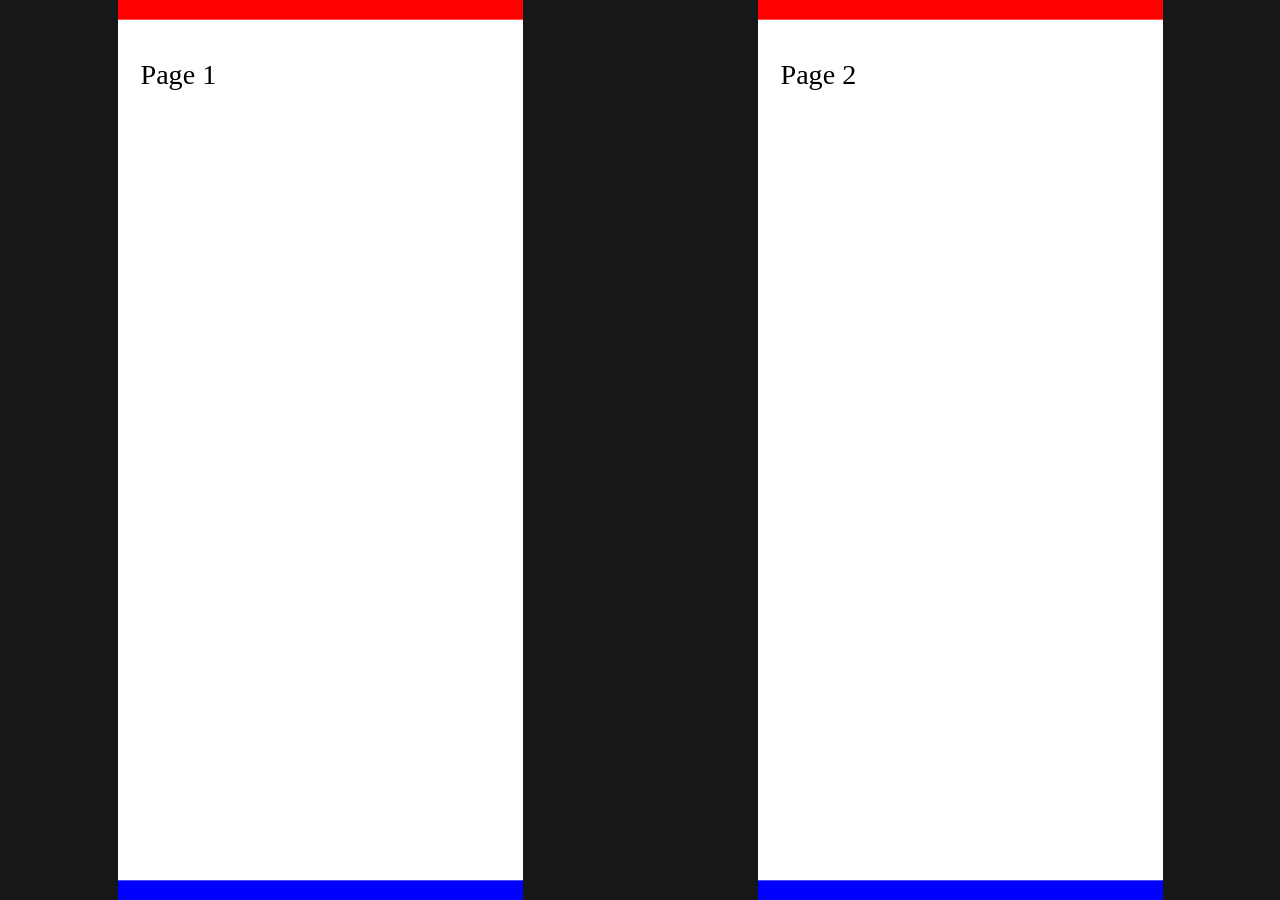
<file: Tests/spread_layout.html>
<!doctype html><meta charset="utf-8"><link rel="stylesheet" href="../App/Comics/style.css"><link rel="stylesheet" href="../App/Comics/spread.css">
<body class="reader-mode"><div id="app"><main class="reading paged"><div id="spread"></div></main></div>
<script src="../App/Comics/spread.js"></script><script>
function fixture(w,h,count=2){
 const urls=[0,1,2].map(i=>'data:image/svg+xml,'+encodeURIComponent('<svg xmlns="http://www.w3.org/2000/svg" width="'+w+'" height="'+h+'"><rect width="100%" height="100%" fill="white"/><rect width="100%" height="35" fill="red"/><rect y="'+(h-35)+'" width="100%" height="35" fill="blue"/><text x="40" y="150" font-size="50">Page '+(i+1)+'</text></svg>'));
 window.viewer=new SpreadReader(document.getElementById('spread'),{images:urls,index:0,count,motion:false,edge:()=>{},menu:()=>{},progress:()=>{}});
}
fixture(720,1600);
</script>
</file>
<file: App/Cloud/style.css>
:root{color-scheme:dark}*{box-sizing:border-box}body{margin:0;background:#121820;color:#edf1f6;font:16px/1.65 -apple-system,'Segoe UI','Microsoft YaHei',sans-serif}header,main{max-width:850px;margin:auto;padding:22px}h1,h2{margin:0 0 12px}h1{font-size:26px}h2{font-size:20px}p,small{color:#acb8c8}small{display:block;margin-top:12px}section{margin-bottom:20px;border:1px solid #344050;border-radius:15px;background:#1a2430;padding:22px}label{display:block;margin:14px 0}input{display:block;width:100%;background:#111a25;color:#fff;border:1px solid #44536b;border-radius:8px;padding:12px;font:inherit;margin-top:6px}button{font:inherit;border:0;border-radius:9px;padding:11px 17px;background:#b3dbc3;color:#14241b;cursor:pointer}button:disabled{opacity:.45}.actions{display:flex;gap:12px;flex-wrap:wrap}.switch{display:flex;align-items:center;gap:10px}.switch input{display:inline;width:auto;margin:0}#result{color:#f1ce89;overflow-wrap:anywhere}.conflict{padding:16px 0;border-top:1px solid #3c4756}.conflict button{margin:5px 7px 5px 0;background:#35485d;color:#edf1f6}.conflict p{overflow-wrap:anywhere}@media(max-width:520px){header,main{padding:14px}section{padding:17px}}
</file>
<file: App/Comics/style.css>
:root{--bg:#f6f5f0;--paper:#fff;--ink:#23352f;--muted:#73817a;--accent:#18594d;--line:#e2e7df;--soft:#e9eee5;--shadow:0 7px 22px #18352f09}*{box-sizing:border-box}body{margin:0;font-family:system-ui,-apple-system,sans-serif;color:var(--ink);background:var(--bg);font-size:15px;-webkit-tap-highlight-color:transparent}body.dark{--bg:#141a18;--paper:#1f2824;--ink:#e3e8df;--muted:#9aa99f;--accent:#a9d7bd;--line:#354138;--soft:#2a3830;--shadow:none}#app{position:fixed;top:0;right:0;bottom:0;left:0;display:flex;flex-direction:column;overflow:hidden}header{min-height:62px;padding:12px 18px;display:flex;align-items:center;gap:12px;border-bottom:1px solid var(--line);background:var(--bg);flex:none}header .brand{font-size:21px;font-weight:800;letter-spacing:1px}header .title{font-size:15px;flex:1;white-space:nowrap;overflow:hidden;text-overflow:ellipsis}header small{font-size:11px;color:var(--muted);display:block;margin-top:2px}header .wordmark{flex:1}button,input,select{font:inherit}button{border:0;background:var(--soft);color:var(--ink);border-radius:12px;padding:11px 15px;cursor:pointer}button:active{opacity:.65}button:disabled{opacity:.4;cursor:default}button.primary{background:var(--accent);color:var(--bg);font-weight:650}button.flat{background:transparent;padding:8px}button.small{padding:7px 11px;font-size:13px;border-radius:9px}.back{font-size:23px;width:35px;padding:2px!important}main{flex:1;min-height:0;overflow-y:auto;overscroll-behavior:contain;padding:20px 18px 28px;scroll-behavior:auto}h1,h2,h3,p{margin:0}h1{font-size:25px;letter-spacing:-.5px}h2{font-size:18px}p{line-height:1.6}.muted{color:var(--muted)}.row{display:flex;align-items:center;gap:9px}.between{justify-content:space-between}.search{display:flex;gap:8px;margin:18px 0}.search input,.filter-input{width:100%;min-width:0;padding:12px;border:1px solid var(--line);border-radius:12px;color:var(--ink);background:var(--paper);outline:0}.search input:focus{border-color:var(--accent)}.hero{background:var(--accent);color:var(--bg);padding:20px;border-radius:20px;margin-bottom:22px;box-shadow:var(--shadow)}.hero .eyebrow{font-size:11px;letter-spacing:2px;opacity:.8;margin-bottom:10px}.hero h2{font-size:23px;margin-bottom:5px}.hero p{font-size:13px;opacity:.9}.hero .row{margin-top:17px;flex-wrap:wrap}.hero button{background:var(--bg);color:var(--ink)}.hero .secondary{background:transparent;color:var(--bg);border:1px solid #ffffff55}.grid{display:grid;grid-template-columns:repeat(3,minmax(0,1fr));gap:19px 12px;margin-top:18px}.comic{text-align:left;padding:0;background:transparent;border-radius:0;min-width:0}.cover{width:100%;aspect-ratio:3/4.2;display:block;object-fit:cover;border-radius:11px;background:var(--soft);color:var(--muted);font-size:12px;box-shadow:var(--shadow)}.comic strong{display:block;font-size:13px;line-height:1.45;margin-top:8px;overflow:hidden;display:-webkit-box;-webkit-line-clamp:2;-webkit-box-orient:vertical}.comic small{display:block;font-size:11px;color:var(--muted);margin-top:4px;white-space:nowrap;overflow:hidden;text-overflow:ellipsis}.filters{display:flex;gap:7px;overflow-x:auto;padding:12px 0 3px}.filters button{flex:none}.selected{background:var(--accent)!important;color:var(--bg)!important}.filter-group{margin:15px 0}.filter-group small{display:block;margin-bottom:7px}.filter-group .row{flex-wrap:wrap}.pagination{margin-top:25px;display:flex;justify-content:center;gap:12px}.message{padding:55px 12px;text-align:center}.message p{margin:12px auto 20px;max-width:400px;color:var(--muted);word-break:break-word}.spinner{width:24px;height:24px;border:3px solid var(--line);border-top-color:var(--accent);border-radius:50%;animation:spin 1s linear infinite;margin:20px auto}@keyframes spin{to{transform:rotate(360deg)}}#bottom{display:flex;justify-content:space-around;align-items:center;padding:7px 8px;border-top:1px solid var(--line);background:var(--bg);flex:none}#bottom button{background:transparent;color:var(--muted);font-size:12px;min-width:61px;padding:9px 7px;border-radius:10px}#bottom button.active{background:var(--soft);color:var(--accent);font-weight:700}#bottom.reader-nav button{font-size:14px}.book-hero{display:flex;gap:17px;margin-bottom:20px}.book-hero .cover{width:104px;height:147px;flex:none}.book-info{display:flex;flex-direction:column;justify-content:center;gap:10px;min-width:0}.book-info h1{font-size:23px}.book-actions{display:flex;gap:9px;flex-wrap:wrap;margin:15px 0 22px}.intro{font-size:13px;color:var(--muted);line-height:1.7;margin-bottom:25px}.chapters{display:grid;grid-template-columns:repeat(2,minmax(0,1fr));gap:8px;margin-top:14px}.chapter{font-size:12px;text-align:left;background:var(--paper);border:1px solid var(--line);min-height:47px;line-height:1.5;padding:10px}.chapter.current{border-color:var(--accent);background:var(--soft)}.wide{width:100%;margin-top:16px}main.reading{padding:0;background:#181c1a}.read-top{padding:18px;color:#ddd;text-align:center;font-size:13px}.page{position:relative;min-height:180px;margin:0 auto;max-width:1000px;background:#242a27;color:#9bac9e}.page img{width:100%;height:auto;display:block;min-height:180px}.page img.loaded{min-height:0}.page .retry{display:none;text-align:center;padding:25px 12px}.page.failed img{display:none}.page.failed .retry{display:block}.page.failed{min-height:130px}.page-num{position:absolute;right:8px;top:8px;font-size:10px;padding:3px 7px;background:#0008;color:#fff;border-radius:7px;pointer-events:none}.read-end{color:#ddd;padding:30px;text-align:center}.read-end .row{justify-content:center;margin-top:15px}.read-settings{padding:13px;display:flex;gap:8px;justify-content:center;flex-wrap:wrap;background:var(--paper)}.history-item{padding:15px 0;border-bottom:1px solid var(--line);display:flex;gap:12px;align-items:center}.history-item .cover{width:53px;height:73px}.history-info{flex:1;min-width:0}.history-info strong{font-size:15px}.history-info p{font-size:12px;color:var(--muted);margin-top:5px}.settings-card{margin-top:15px;padding:18px;border:1px solid var(--line);border-radius:15px;background:var(--paper)}.settings-card p{font-size:13px;color:var(--muted);margin:9px 0}.skeleton{height:160px;border-radius:12px;background:var(--soft)}#toast{position:fixed;bottom:86px;left:50%;transform:translateX(-50%);max-width:90%;width:max-content;padding:12px 17px;border-radius:12px;color:#fff;background:#21382fec;pointer-events:none;opacity:0;transition:opacity .15s;font-size:13px;z-index:30}#toast.show{opacity:1}details{margin-bottom:20px}summary{cursor:pointer;font-size:13px;color:var(--muted)}@media(min-width:620px){main:not(.reading){padding-left:max(24px,calc((100vw - 850px)/2));padding-right:max(24px,calc((100vw - 850px)/2))}.grid{grid-template-columns:repeat(5,minmax(0,1fr))}.chapters{grid-template-columns:repeat(3,minmax(0,1fr))}}

[hidden]{display:none!important}.page.failed{min-height:180px}.page.recovering .retry p{color:#c4d9ca}.page .retry button:disabled{opacity:.7}.page.recovering .retry:before{content:"";display:block;width:18px;height:18px;border:2px solid #526b5d;border-top-color:#c4d9ca;border-radius:50%;animation:spin 1s linear infinite;margin:0 auto 12px}

/* Reading occupies the entire window; controls overlay without moving pages. */
html,body{height:100%;overflow:hidden}
body.reader-mode main.reading{width:100%;flex:1;min-height:0;scrollbar-width:none}
body.reader-mode main.reading::-webkit-scrollbar{display:none}
body.reader-mode .page{width:100%;max-width:none}
body.reader-mode #header,body.reader-mode #bottom{position:absolute;left:0;right:0;z-index:20;visibility:hidden;opacity:0;pointer-events:none;transition:opacity .15s;box-shadow:0 2px 14px #0003}
body.reader-mode #header{top:0;padding-top:max(12px,var(--reader-safe-top,env(safe-area-inset-top,0px)));padding-left:max(18px,var(--reader-safe-left,0px));padding-right:max(18px,var(--reader-safe-right,0px))}
body.reader-mode #header .wordmark{min-width:0}
body.reader-mode #header small{white-space:nowrap;overflow:hidden;text-overflow:ellipsis}
body.reader-mode #bottom{bottom:0;display:block;padding:0 max(8px,var(--reader-safe-right,0px)) max(8px,var(--reader-safe-bottom,env(safe-area-inset-bottom,0px))) max(8px,var(--reader-safe-left,0px))}
body.reader-mode .reader-actions{display:flex;align-items:center;justify-content:space-around}
body.reader-mode .read-settings{padding:12px 0 8px;gap:8px;background:transparent;border-bottom:1px solid var(--line)}
body.reader-mode #bottom .read-settings button{font-size:12px;min-width:0;padding:8px 10px;background:var(--soft);color:var(--ink)}
body.reader-mode #pageProgress{font-size:12px;align-self:center}
body.reader-mode .page-num{visibility:hidden}
body.reader-mode.reader-controls #header,body.reader-mode.reader-controls #bottom{visibility:visible;opacity:1;pointer-events:auto}
body.reader-mode.reader-controls .page-num{visibility:visible}
body.reader-mode #toast{bottom:max(32px,var(--reader-safe-bottom,0px))}
body.reader-mode.reader-controls #toast{bottom:calc(160px + var(--reader-safe-bottom,0px))}
@media(prefers-reduced-motion:reduce){body.reader-mode #header,body.reader-mode #bottom{transition:none}}

/* Chapter insertion never replaces the visible pages or resizes the reading viewport. */
.reader-chapter{position:relative;margin:0;padding:0}.chapter-divider{padding:14px 16px;text-align:center;font-size:13px;color:#b7c6bd;background:#181c1a}.read-end button{margin-top:12px}main.reading{overflow-anchor:none}

.source-picker{display:flex;gap:8px;overflow-x:auto;padding:2px 0 8px}.source-picker button{flex:none;white-space:nowrap}.source-note{font-size:12px;line-height:1.65;color:var(--muted);margin:18px 0}.source-label{color:var(--accent)!important}

/* A decoded short strip must not retain the unloaded 180px placeholder. */
.page.loaded:not(.failed){min-height:0;background:transparent}
</file>
<file: App/Comics/spread.css>
/* A definite grid row prevents tall images from expanding below the viewport. */
main.reading.paged{position:relative;overflow:hidden}
main.reading.paged #spread{position:absolute;inset:0}
#spread{height:100%;min-height:0;display:flex;flex-direction:column;position:relative;overflow:hidden;background:#151719;color:white}
.spread-sheet{flex:1 1 0;min-height:0;width:100%;display:grid;grid-template-columns:repeat(var(--cols),minmax(0,1fr));grid-template-rows:minmax(0,1fr);touch-action:pan-y pinch-zoom}
.spread-cell{position:relative;min-width:0;min-height:0;overflow:hidden}
.spread-cell img{position:absolute;inset:0;width:100%;height:100%;max-width:100%;max-height:100%;object-fit:contain;object-position:center top;user-select:none;-webkit-user-drag:none}
.spread-cell button{position:absolute;left:50%;top:50%;transform:translate(-50%,-50%)}
dialog.read-config{max-width:min(85vw,420px);padding:22px;border:0;border-radius:12px;background:#222a29;color:#fff}dialog.read-config::backdrop{background:#0009}.read-config label{display:block;margin:12px 0}.read-config button{margin-top:8px}.read-settings{flex-wrap:wrap}body #app{padding-top:env(safe-area-inset-top);padding-bottom:env(safe-area-inset-bottom);box-sizing:border-box}body.reader-mode #app{padding:0}

/* Physical leaf rotation; overlays never participate in page sizing. */
.spread-sheet{position:relative}
.page-turn-layer{position:absolute;inset:0;pointer-events:none;perspective:2000px;z-index:3;overflow:hidden}
.page-turn-leaf{position:absolute;top:0;height:100%;transform-style:preserve-3d;will-change:transform}
.page-turn-face{position:absolute;inset:0;background:#f5f3ed;backface-visibility:hidden;-webkit-backface-visibility:hidden;overflow:hidden}
.page-turn-face img{display:block;width:100%;height:100%;object-fit:contain;object-position:center top}
.page-turn-front{box-shadow:-5px 0 20px #0005}
.page-turn-back{transform:rotateY(180deg);box-shadow:5px 0 20px #0005}
.page-turn-front:after,.page-turn-back:after{content:"";position:absolute;inset:0;background:linear-gradient(90deg,#0002,transparent 18%,transparent 80%,#0001)}
.page-turn-still{width:50%;right:auto;backface-visibility:visible}
</file>
